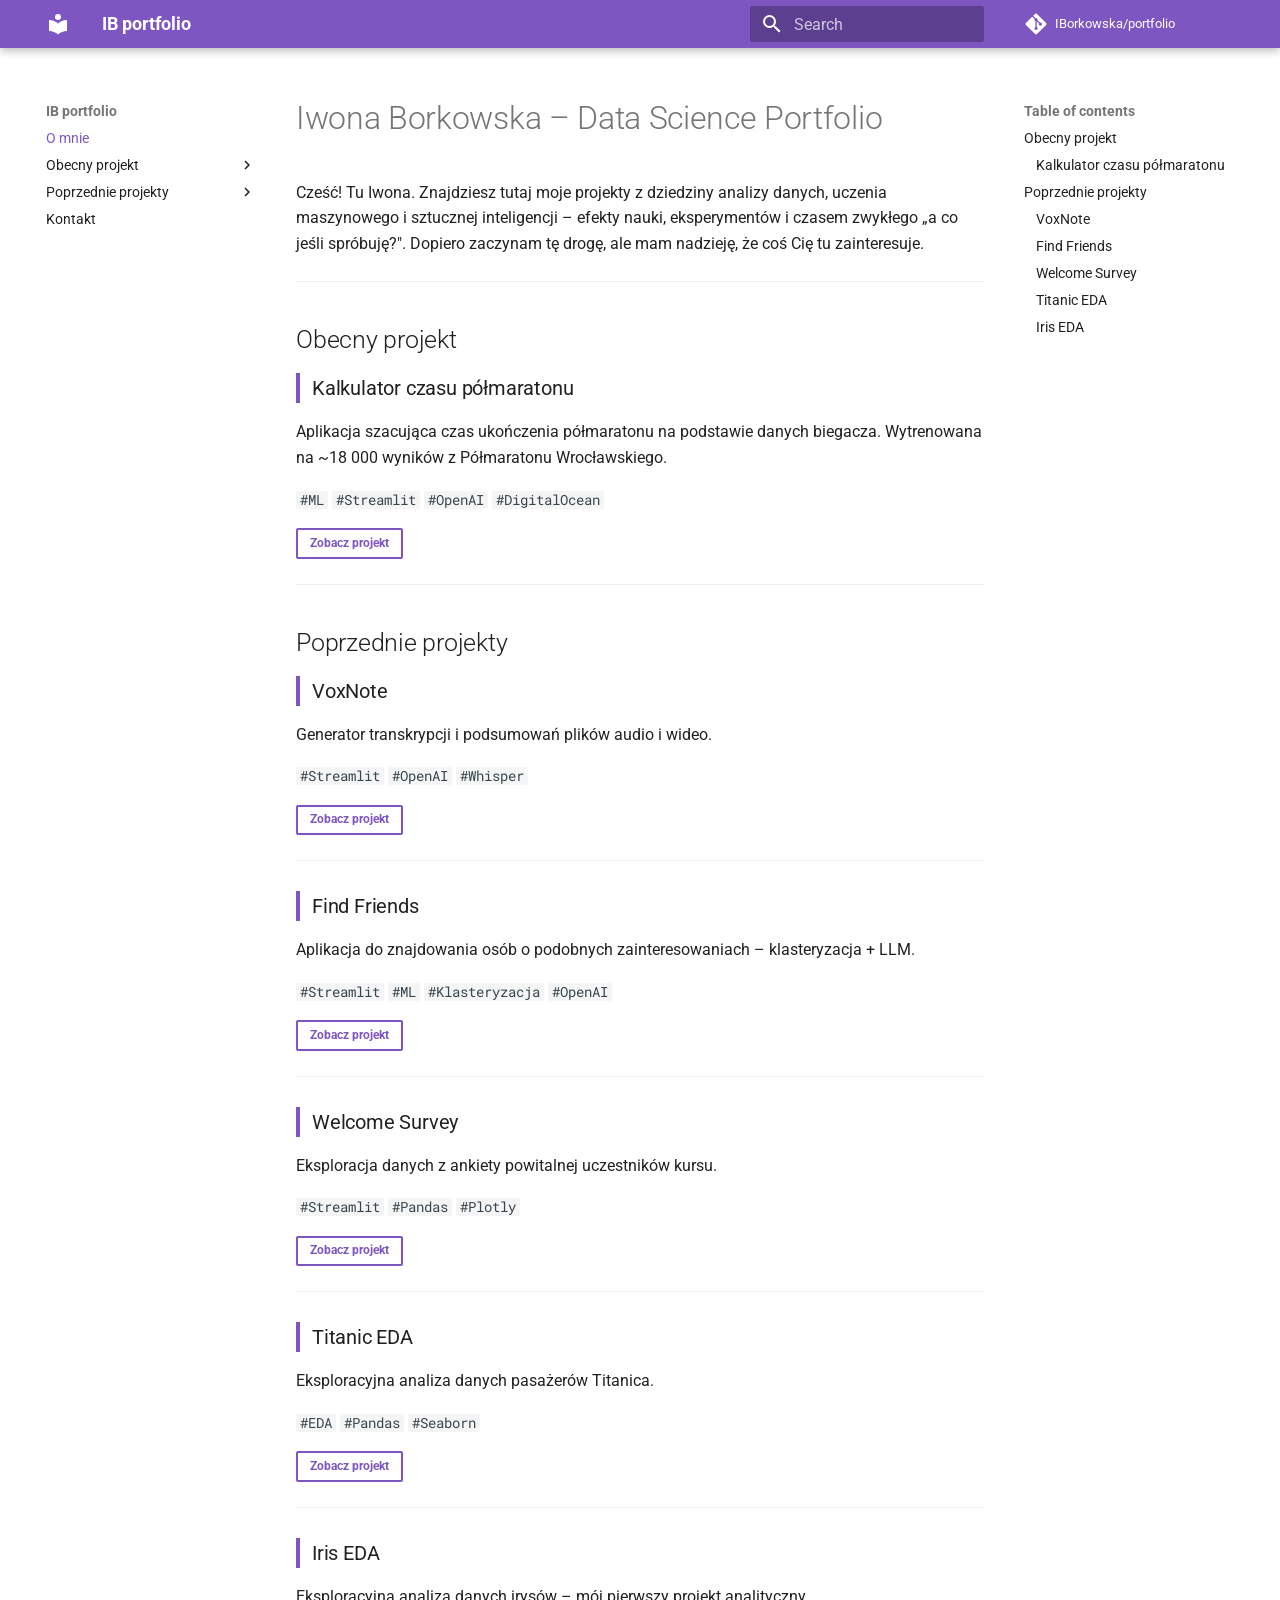
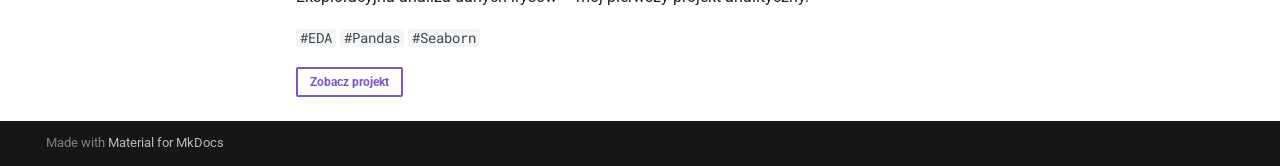
<file: index.html>
<!doctype html>
<html lang="en" class="no-js">
  <head>
    
      <meta charset="utf-8">
      <meta name="viewport" content="width=device-width,initial-scale=1">
      
        <meta name="description" content="Portfolio moich projektów z Data Science i AI!">
      
      
        <meta name="author" content="Iwona Borkowska">
      
      
        <link rel="canonical" href="https://iborkowska.github.io/portfolio/">
      
      
      
        <link rel="next" href="halfmarathon/">
      
      
        
      
      
      <link rel="icon" href="assets/images/favicon.png">
      <meta name="generator" content="mkdocs-1.6.1, mkdocs-material-9.7.6">
    
    
      
        <title>IB portfolio</title>
      
    
    
      <link rel="stylesheet" href="assets/stylesheets/main.484c7ddc.min.css">
      
        
        <link rel="stylesheet" href="assets/stylesheets/palette.ab4e12ef.min.css">
      
      


    
    
      
    
    
      
        
        
        <link rel="preconnect" href="https://fonts.gstatic.com" crossorigin>
        <link rel="stylesheet" href="https://fonts.googleapis.com/css?family=Roboto:300,300i,400,400i,700,700i%7CRoboto+Mono:400,400i,700,700i&display=fallback">
        <style>:root{--md-text-font:"Roboto";--md-code-font:"Roboto Mono"}</style>
      
    
    
      <link rel="stylesheet" href="stylesheets/extra.css">
    
    <script>__md_scope=new URL(".",location),__md_hash=e=>[...e].reduce(((e,_)=>(e<<5)-e+_.charCodeAt(0)),0),__md_get=(e,_=localStorage,t=__md_scope)=>JSON.parse(_.getItem(t.pathname+"."+e)),__md_set=(e,_,t=localStorage,a=__md_scope)=>{try{t.setItem(a.pathname+"."+e,JSON.stringify(_))}catch(e){}}</script>
    
      

    
    
  </head>
  
  
    
    
    
    
    
    <body dir="ltr" data-md-color-scheme="default" data-md-color-primary="deep-purple" data-md-color-accent="indigo">
  
    
    <input class="md-toggle" data-md-toggle="drawer" type="checkbox" id="__drawer" autocomplete="off">
    <input class="md-toggle" data-md-toggle="search" type="checkbox" id="__search" autocomplete="off">
    <label class="md-overlay" for="__drawer"></label>
    <div data-md-component="skip">
      
        
        <a href="#iwona-borkowska-data-science-portfolio" class="md-skip">
          Skip to content
        </a>
      
    </div>
    <div data-md-component="announce">
      
    </div>
    
    
      

  

<header class="md-header md-header--shadow" data-md-component="header">
  <nav class="md-header__inner md-grid" aria-label="Header">
    <a href="." title="IB portfolio" class="md-header__button md-logo" aria-label="IB portfolio" data-md-component="logo">
      
  
  <svg xmlns="http://www.w3.org/2000/svg" viewBox="0 0 24 24"><path d="M12 8a3 3 0 0 0 3-3 3 3 0 0 0-3-3 3 3 0 0 0-3 3 3 3 0 0 0 3 3m0 3.54C9.64 9.35 6.5 8 3 8v11c3.5 0 6.64 1.35 9 3.54 2.36-2.19 5.5-3.54 9-3.54V8c-3.5 0-6.64 1.35-9 3.54"/></svg>

    </a>
    <label class="md-header__button md-icon" for="__drawer">
      
      <svg xmlns="http://www.w3.org/2000/svg" viewBox="0 0 24 24"><path d="M3 6h18v2H3zm0 5h18v2H3zm0 5h18v2H3z"/></svg>
    </label>
    <div class="md-header__title" data-md-component="header-title">
      <div class="md-header__ellipsis">
        <div class="md-header__topic">
          <span class="md-ellipsis">
            IB portfolio
          </span>
        </div>
        <div class="md-header__topic" data-md-component="header-topic">
          <span class="md-ellipsis">
            
              O mnie
            
          </span>
        </div>
      </div>
    </div>
    
      
    
    
    
    
      
      
        <label class="md-header__button md-icon" for="__search">
          
          <svg xmlns="http://www.w3.org/2000/svg" viewBox="0 0 24 24"><path d="M9.5 3A6.5 6.5 0 0 1 16 9.5c0 1.61-.59 3.09-1.56 4.23l.27.27h.79l5 5-1.5 1.5-5-5v-.79l-.27-.27A6.52 6.52 0 0 1 9.5 16 6.5 6.5 0 0 1 3 9.5 6.5 6.5 0 0 1 9.5 3m0 2C7 5 5 7 5 9.5S7 14 9.5 14 14 12 14 9.5 12 5 9.5 5"/></svg>
        </label>
        <div class="md-search" data-md-component="search" role="dialog">
  <label class="md-search__overlay" for="__search"></label>
  <div class="md-search__inner" role="search">
    <form class="md-search__form" name="search">
      <input type="text" class="md-search__input" name="query" aria-label="Search" placeholder="Search" autocapitalize="off" autocorrect="off" autocomplete="off" spellcheck="false" data-md-component="search-query" required>
      <label class="md-search__icon md-icon" for="__search">
        
        <svg xmlns="http://www.w3.org/2000/svg" viewBox="0 0 24 24"><path d="M9.5 3A6.5 6.5 0 0 1 16 9.5c0 1.61-.59 3.09-1.56 4.23l.27.27h.79l5 5-1.5 1.5-5-5v-.79l-.27-.27A6.52 6.52 0 0 1 9.5 16 6.5 6.5 0 0 1 3 9.5 6.5 6.5 0 0 1 9.5 3m0 2C7 5 5 7 5 9.5S7 14 9.5 14 14 12 14 9.5 12 5 9.5 5"/></svg>
        
        <svg xmlns="http://www.w3.org/2000/svg" viewBox="0 0 24 24"><path d="M20 11v2H8l5.5 5.5-1.42 1.42L4.16 12l7.92-7.92L13.5 5.5 8 11z"/></svg>
      </label>
      <nav class="md-search__options" aria-label="Search">
        
        <button type="reset" class="md-search__icon md-icon" title="Clear" aria-label="Clear" tabindex="-1">
          
          <svg xmlns="http://www.w3.org/2000/svg" viewBox="0 0 24 24"><path d="M19 6.41 17.59 5 12 10.59 6.41 5 5 6.41 10.59 12 5 17.59 6.41 19 12 13.41 17.59 19 19 17.59 13.41 12z"/></svg>
        </button>
      </nav>
      
    </form>
    <div class="md-search__output">
      <div class="md-search__scrollwrap" tabindex="0" data-md-scrollfix>
        <div class="md-search-result" data-md-component="search-result">
          <div class="md-search-result__meta">
            Initializing search
          </div>
          <ol class="md-search-result__list" role="presentation"></ol>
        </div>
      </div>
    </div>
  </div>
</div>
      
    
    
      <div class="md-header__source">
        <a href="https://github.com/IBorkowska/portfolio" title="Go to repository" class="md-source" data-md-component="source">
  <div class="md-source__icon md-icon">
    
    <svg xmlns="http://www.w3.org/2000/svg" viewBox="0 0 448 512"><!--! Font Awesome Free 7.1.0 by @fontawesome - https://fontawesome.com License - https://fontawesome.com/license/free (Icons: CC BY 4.0, Fonts: SIL OFL 1.1, Code: MIT License) Copyright 2025 Fonticons, Inc.--><path d="M439.6 236.1 244 40.5c-5.4-5.5-12.8-8.5-20.4-8.5s-15 3-20.4 8.4L162.5 81l51.5 51.5c27.1-9.1 52.7 16.8 43.4 43.7l49.7 49.7c34.2-11.8 61.2 31 35.5 56.7-26.5 26.5-70.2-2.9-56-37.3L240.3 199v121.9c25.3 12.5 22.3 41.8 9.1 55-6.4 6.4-15.2 10.1-24.3 10.1s-17.8-3.6-24.3-10.1c-17.6-17.6-11.1-46.9 11.2-56v-123c-20.8-8.5-24.6-30.7-18.6-45L142.6 101 8.5 235.1C3 240.6 0 247.9 0 255.5s3 15 8.5 20.4l195.6 195.7c5.4 5.4 12.7 8.4 20.4 8.4s15-3 20.4-8.4l194.7-194.7c5.4-5.4 8.4-12.8 8.4-20.4s-3-15-8.4-20.4"/></svg>
  </div>
  <div class="md-source__repository">
    IBorkowska/portfolio
  </div>
</a>
      </div>
    
  </nav>
  
</header>
    
    <div class="md-container" data-md-component="container">
      
      
        
          
        
      
      <main class="md-main" data-md-component="main">
        <div class="md-main__inner md-grid">
          
            
              
              <div class="md-sidebar md-sidebar--primary" data-md-component="sidebar" data-md-type="navigation" >
                <div class="md-sidebar__scrollwrap">
                  <div class="md-sidebar__inner">
                    



<nav class="md-nav md-nav--primary" aria-label="Navigation" data-md-level="0">
  <label class="md-nav__title" for="__drawer">
    <a href="." title="IB portfolio" class="md-nav__button md-logo" aria-label="IB portfolio" data-md-component="logo">
      
  
  <svg xmlns="http://www.w3.org/2000/svg" viewBox="0 0 24 24"><path d="M12 8a3 3 0 0 0 3-3 3 3 0 0 0-3-3 3 3 0 0 0-3 3 3 3 0 0 0 3 3m0 3.54C9.64 9.35 6.5 8 3 8v11c3.5 0 6.64 1.35 9 3.54 2.36-2.19 5.5-3.54 9-3.54V8c-3.5 0-6.64 1.35-9 3.54"/></svg>

    </a>
    IB portfolio
  </label>
  
    <div class="md-nav__source">
      <a href="https://github.com/IBorkowska/portfolio" title="Go to repository" class="md-source" data-md-component="source">
  <div class="md-source__icon md-icon">
    
    <svg xmlns="http://www.w3.org/2000/svg" viewBox="0 0 448 512"><!--! Font Awesome Free 7.1.0 by @fontawesome - https://fontawesome.com License - https://fontawesome.com/license/free (Icons: CC BY 4.0, Fonts: SIL OFL 1.1, Code: MIT License) Copyright 2025 Fonticons, Inc.--><path d="M439.6 236.1 244 40.5c-5.4-5.5-12.8-8.5-20.4-8.5s-15 3-20.4 8.4L162.5 81l51.5 51.5c27.1-9.1 52.7 16.8 43.4 43.7l49.7 49.7c34.2-11.8 61.2 31 35.5 56.7-26.5 26.5-70.2-2.9-56-37.3L240.3 199v121.9c25.3 12.5 22.3 41.8 9.1 55-6.4 6.4-15.2 10.1-24.3 10.1s-17.8-3.6-24.3-10.1c-17.6-17.6-11.1-46.9 11.2-56v-123c-20.8-8.5-24.6-30.7-18.6-45L142.6 101 8.5 235.1C3 240.6 0 247.9 0 255.5s3 15 8.5 20.4l195.6 195.7c5.4 5.4 12.7 8.4 20.4 8.4s15-3 20.4-8.4l194.7-194.7c5.4-5.4 8.4-12.8 8.4-20.4s-3-15-8.4-20.4"/></svg>
  </div>
  <div class="md-source__repository">
    IBorkowska/portfolio
  </div>
</a>
    </div>
  
  <ul class="md-nav__list" data-md-scrollfix>
    
      
      
  
  
    
  
  
  
    <li class="md-nav__item md-nav__item--active">
      
      <input class="md-nav__toggle md-toggle" type="checkbox" id="__toc">
      
      
        
      
      
        <label class="md-nav__link md-nav__link--active" for="__toc">
          
  
  
  <span class="md-ellipsis">
    
  
    O mnie
  

    
  </span>
  
  

          <span class="md-nav__icon md-icon"></span>
        </label>
      
      <a href="." class="md-nav__link md-nav__link--active">
        
  
  
  <span class="md-ellipsis">
    
  
    O mnie
  

    
  </span>
  
  

      </a>
      
        

<nav class="md-nav md-nav--secondary" aria-label="Table of contents">
  
  
  
    
  
  
    <label class="md-nav__title" for="__toc">
      <span class="md-nav__icon md-icon"></span>
      Table of contents
    </label>
    <ul class="md-nav__list" data-md-component="toc" data-md-scrollfix>
      
        <li class="md-nav__item">
  <a href="#obecny-projekt" class="md-nav__link">
    <span class="md-ellipsis">
      
        Obecny projekt
      
    </span>
  </a>
  
    <nav class="md-nav" aria-label="Obecny projekt">
      <ul class="md-nav__list">
        
          <li class="md-nav__item">
  <a href="#kalkulator-czasu-pomaratonu" class="md-nav__link">
    <span class="md-ellipsis">
      
        Kalkulator czasu półmaratonu
      
    </span>
  </a>
  
</li>
        
      </ul>
    </nav>
  
</li>
      
        <li class="md-nav__item">
  <a href="#poprzednie-projekty" class="md-nav__link">
    <span class="md-ellipsis">
      
        Poprzednie projekty
      
    </span>
  </a>
  
    <nav class="md-nav" aria-label="Poprzednie projekty">
      <ul class="md-nav__list">
        
          <li class="md-nav__item">
  <a href="#voxnote" class="md-nav__link">
    <span class="md-ellipsis">
      
        VoxNote
      
    </span>
  </a>
  
</li>
        
          <li class="md-nav__item">
  <a href="#find-friends" class="md-nav__link">
    <span class="md-ellipsis">
      
        Find Friends
      
    </span>
  </a>
  
</li>
        
          <li class="md-nav__item">
  <a href="#welcome-survey" class="md-nav__link">
    <span class="md-ellipsis">
      
        Welcome Survey
      
    </span>
  </a>
  
</li>
        
          <li class="md-nav__item">
  <a href="#titanic-eda" class="md-nav__link">
    <span class="md-ellipsis">
      
        Titanic EDA
      
    </span>
  </a>
  
</li>
        
          <li class="md-nav__item">
  <a href="#iris-eda" class="md-nav__link">
    <span class="md-ellipsis">
      
        Iris EDA
      
    </span>
  </a>
  
</li>
        
      </ul>
    </nav>
  
</li>
      
    </ul>
  
</nav>
      
    </li>
  

    
      
      
  
  
  
  
    
    
    
    
    
    <li class="md-nav__item md-nav__item--nested">
      
        
        
        <input class="md-nav__toggle md-toggle " type="checkbox" id="__nav_2" >
        
          
          <label class="md-nav__link" for="__nav_2" id="__nav_2_label" tabindex="0">
            
  
  
  <span class="md-ellipsis">
    
  
    Obecny projekt
  

    
  </span>
  
  

            <span class="md-nav__icon md-icon"></span>
          </label>
        
        <nav class="md-nav" data-md-level="1" aria-labelledby="__nav_2_label" aria-expanded="false">
          <label class="md-nav__title" for="__nav_2">
            <span class="md-nav__icon md-icon"></span>
            
  
    Obecny projekt
  

          </label>
          <ul class="md-nav__list" data-md-scrollfix>
            
              
                
  
  
  
  
    <li class="md-nav__item">
      <a href="halfmarathon/" class="md-nav__link">
        
  
  
  <span class="md-ellipsis">
    
  
    Halfmarathon
  

    
  </span>
  
  

      </a>
    </li>
  

              
            
          </ul>
        </nav>
      
    </li>
  

    
      
      
  
  
  
  
    
    
    
    
    
    <li class="md-nav__item md-nav__item--nested">
      
        
        
        <input class="md-nav__toggle md-toggle " type="checkbox" id="__nav_3" >
        
          
          <label class="md-nav__link" for="__nav_3" id="__nav_3_label" tabindex="0">
            
  
  
  <span class="md-ellipsis">
    
  
    Poprzednie projekty
  

    
  </span>
  
  

            <span class="md-nav__icon md-icon"></span>
          </label>
        
        <nav class="md-nav" data-md-level="1" aria-labelledby="__nav_3_label" aria-expanded="false">
          <label class="md-nav__title" for="__nav_3">
            <span class="md-nav__icon md-icon"></span>
            
  
    Poprzednie projekty
  

          </label>
          <ul class="md-nav__list" data-md-scrollfix>
            
              
                
  
  
  
  
    <li class="md-nav__item">
      <a href="iris/" class="md-nav__link">
        
  
  
  <span class="md-ellipsis">
    
  
    Iris
  

    
  </span>
  
  

      </a>
    </li>
  

              
            
              
                
  
  
  
  
    <li class="md-nav__item">
      <a href="titanic/" class="md-nav__link">
        
  
  
  <span class="md-ellipsis">
    
  
    Titanic
  

    
  </span>
  
  

      </a>
    </li>
  

              
            
              
                
  
  
  
  
    <li class="md-nav__item">
      <a href="welcome_survey/" class="md-nav__link">
        
  
  
  <span class="md-ellipsis">
    
  
    Welcome survey
  

    
  </span>
  
  

      </a>
    </li>
  

              
            
              
                
  
  
  
  
    <li class="md-nav__item">
      <a href="find_friends/" class="md-nav__link">
        
  
  
  <span class="md-ellipsis">
    
  
    Find Friends
  

    
  </span>
  
  

      </a>
    </li>
  

              
            
              
                
  
  
  
  
    <li class="md-nav__item">
      <a href="vox_note/" class="md-nav__link">
        
  
  
  <span class="md-ellipsis">
    
  
    Vox Note
  

    
  </span>
  
  

      </a>
    </li>
  

              
            
          </ul>
        </nav>
      
    </li>
  

    
      
      
  
  
  
  
    <li class="md-nav__item">
      <a href="contact/" class="md-nav__link">
        
  
  
  <span class="md-ellipsis">
    
  
    Kontakt
  

    
  </span>
  
  

      </a>
    </li>
  

    
  </ul>
</nav>
                  </div>
                </div>
              </div>
            
            
              
              <div class="md-sidebar md-sidebar--secondary" data-md-component="sidebar" data-md-type="toc" >
                <div class="md-sidebar__scrollwrap">
                  <div class="md-sidebar__inner">
                    

<nav class="md-nav md-nav--secondary" aria-label="Table of contents">
  
  
  
    
  
  
    <label class="md-nav__title" for="__toc">
      <span class="md-nav__icon md-icon"></span>
      Table of contents
    </label>
    <ul class="md-nav__list" data-md-component="toc" data-md-scrollfix>
      
        <li class="md-nav__item">
  <a href="#obecny-projekt" class="md-nav__link">
    <span class="md-ellipsis">
      
        Obecny projekt
      
    </span>
  </a>
  
    <nav class="md-nav" aria-label="Obecny projekt">
      <ul class="md-nav__list">
        
          <li class="md-nav__item">
  <a href="#kalkulator-czasu-pomaratonu" class="md-nav__link">
    <span class="md-ellipsis">
      
        Kalkulator czasu półmaratonu
      
    </span>
  </a>
  
</li>
        
      </ul>
    </nav>
  
</li>
      
        <li class="md-nav__item">
  <a href="#poprzednie-projekty" class="md-nav__link">
    <span class="md-ellipsis">
      
        Poprzednie projekty
      
    </span>
  </a>
  
    <nav class="md-nav" aria-label="Poprzednie projekty">
      <ul class="md-nav__list">
        
          <li class="md-nav__item">
  <a href="#voxnote" class="md-nav__link">
    <span class="md-ellipsis">
      
        VoxNote
      
    </span>
  </a>
  
</li>
        
          <li class="md-nav__item">
  <a href="#find-friends" class="md-nav__link">
    <span class="md-ellipsis">
      
        Find Friends
      
    </span>
  </a>
  
</li>
        
          <li class="md-nav__item">
  <a href="#welcome-survey" class="md-nav__link">
    <span class="md-ellipsis">
      
        Welcome Survey
      
    </span>
  </a>
  
</li>
        
          <li class="md-nav__item">
  <a href="#titanic-eda" class="md-nav__link">
    <span class="md-ellipsis">
      
        Titanic EDA
      
    </span>
  </a>
  
</li>
        
          <li class="md-nav__item">
  <a href="#iris-eda" class="md-nav__link">
    <span class="md-ellipsis">
      
        Iris EDA
      
    </span>
  </a>
  
</li>
        
      </ul>
    </nav>
  
</li>
      
    </ul>
  
</nav>
                  </div>
                </div>
              </div>
            
          
          
            <div class="md-content" data-md-component="content">
              
              <article class="md-content__inner md-typeset">
                
                  


  
  


<h1 id="iwona-borkowska-data-science-portfolio">Iwona Borkowska – Data Science Portfolio</h1>
<p>Cześć! Tu Iwona. Znajdziesz tutaj moje projekty z dziedziny analizy danych, uczenia maszynowego i sztucznej inteligencji – efekty nauki, eksperymentów i czasem zwykłego „a co jeśli spróbuję?". Dopiero zaczynam tę drogę, ale mam nadzieję, że coś Cię tu zainteresuje.</p>
<hr />
<h2 id="obecny-projekt">Obecny projekt</h2>
<h3 id="kalkulator-czasu-pomaratonu">Kalkulator czasu półmaratonu</h3>
<p>Aplikacja szacująca czas ukończenia półmaratonu na podstawie danych biegacza. Wytrenowana na ~18 000 wyników z Półmaratonu Wrocławskiego.</p>
<p><code>#ML</code> <code>#Streamlit</code> <code>#OpenAI</code> <code>#DigitalOcean</code></p>
<p><a href="/portfolio/halfmarathon/" class="md-button">Zobacz projekt</a></p>
<hr />
<h2 id="poprzednie-projekty">Poprzednie projekty</h2>
<h3 id="voxnote">VoxNote</h3>
<p>Generator transkrypcji i podsumowań plików audio i wideo.</p>
<p><code>#Streamlit</code> <code>#OpenAI</code> <code>#Whisper</code></p>
<p><a href="/portfolio/vox_note/" class="md-button">Zobacz projekt</a></p>
<hr />
<h3 id="find-friends">Find Friends</h3>
<p>Aplikacja do znajdowania osób o podobnych zainteresowaniach – klasteryzacja + LLM.</p>
<p><code>#Streamlit</code> <code>#ML</code> <code>#Klasteryzacja</code> <code>#OpenAI</code></p>
<p><a href="/portfolio/find_friends/" class="md-button">Zobacz projekt</a></p>
<hr />
<h3 id="welcome-survey">Welcome Survey</h3>
<p>Eksploracja danych z ankiety powitalnej uczestników kursu.</p>
<p><code>#Streamlit</code> <code>#Pandas</code> <code>#Plotly</code></p>
<p><a href="/portfolio/welcome_survey/" class="md-button">Zobacz projekt</a></p>
<hr />
<h3 id="titanic-eda">Titanic EDA</h3>
<p>Eksploracyjna analiza danych pasażerów Titanica.</p>
<p><code>#EDA</code> <code>#Pandas</code> <code>#Seaborn</code></p>
<p><a href="/portfolio/titanic/" class="md-button">Zobacz projekt</a></p>
<hr />
<h3 id="iris-eda">Iris EDA</h3>
<p>Eksploracyjna analiza danych irysów – mój pierwszy projekt analityczny.</p>
<p><code>#EDA</code> <code>#Pandas</code> <code>#Seaborn</code></p>
<p><a href="/portfolio/iris/" class="md-button">Zobacz projekt</a></p>












                
              </article>
            </div>
          
          
<script>var target=document.getElementById(location.hash.slice(1));target&&target.name&&(target.checked=target.name.startsWith("__tabbed_"))</script>
        </div>
        
      </main>
      
        <footer class="md-footer">
  
  <div class="md-footer-meta md-typeset">
    <div class="md-footer-meta__inner md-grid">
      <div class="md-copyright">
  
  
    Made with
    <a href="https://squidfunk.github.io/mkdocs-material/" target="_blank" rel="noopener">
      Material for MkDocs
    </a>
  
</div>
      
    </div>
  </div>
</footer>
      
    </div>
    <div class="md-dialog" data-md-component="dialog">
      <div class="md-dialog__inner md-typeset"></div>
    </div>
    
    
    
      
      
      <script id="__config" type="application/json">{"annotate": null, "base": ".", "features": [], "search": "assets/javascripts/workers/search.2c215733.min.js", "tags": null, "translations": {"clipboard.copied": "Copied to clipboard", "clipboard.copy": "Copy to clipboard", "search.result.more.one": "1 more on this page", "search.result.more.other": "# more on this page", "search.result.none": "No matching documents", "search.result.one": "1 matching document", "search.result.other": "# matching documents", "search.result.placeholder": "Type to start searching", "search.result.term.missing": "Missing", "select.version": "Select version"}, "version": null}</script>
    
    
      <script src="assets/javascripts/bundle.79ae519e.min.js"></script>
      
        <script src="javascripts/extra.js"></script>
      
    
  </body>
</html>
</file>
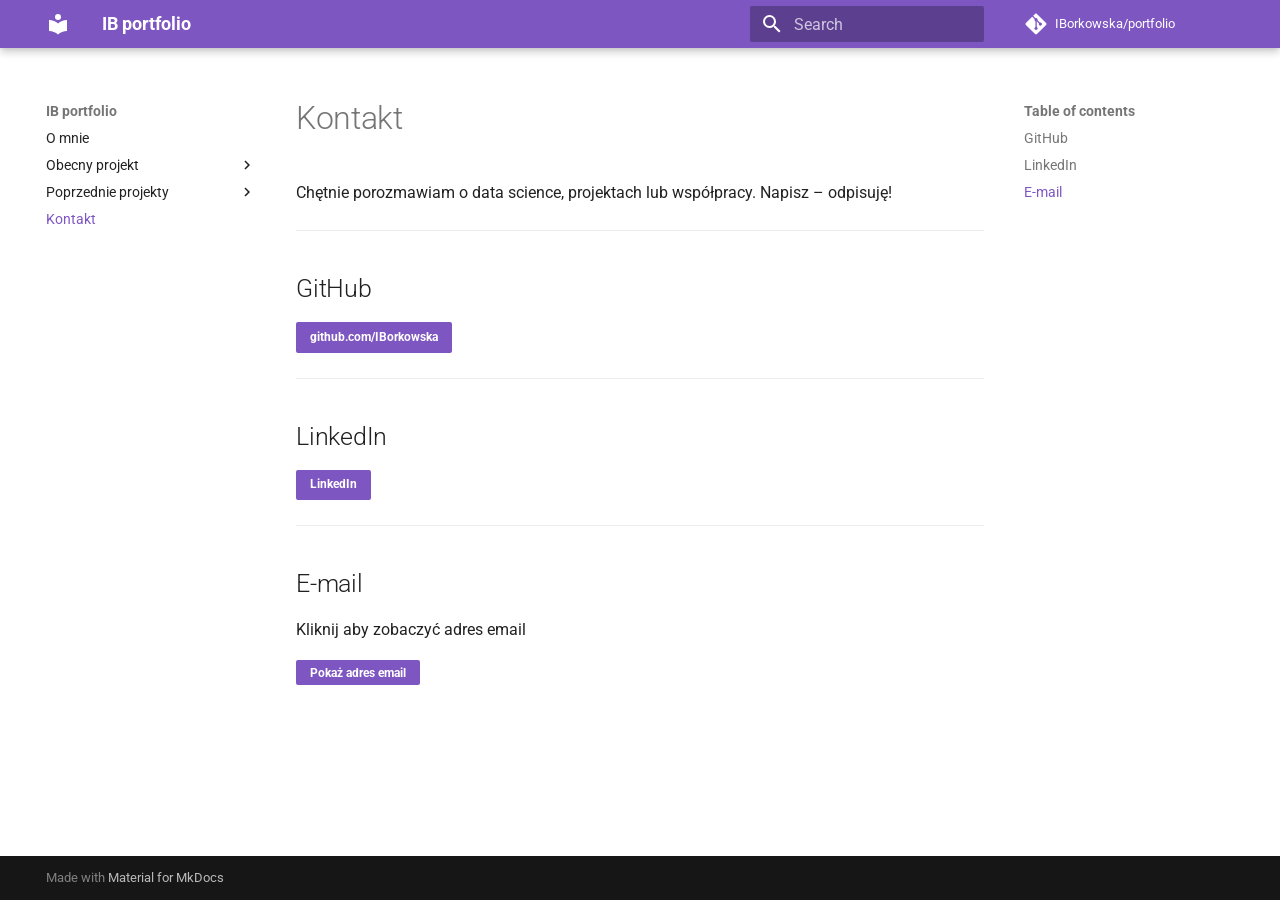
<file: contact/index.html>
<!doctype html>
<html lang="en" class="no-js">
  <head>
    
      <meta charset="utf-8">
      <meta name="viewport" content="width=device-width,initial-scale=1">
      
        <meta name="description" content="Portfolio moich projektów z Data Science i AI!">
      
      
        <meta name="author" content="Iwona Borkowska">
      
      
        <link rel="canonical" href="https://iborkowska.github.io/portfolio/contact/">
      
      
        <link rel="prev" href="../vox_note/">
      
      
      
        
      
      
      <link rel="icon" href="../assets/images/favicon.png">
      <meta name="generator" content="mkdocs-1.6.1, mkdocs-material-9.7.6">
    
    
      
        <title>Kontakt - IB portfolio</title>
      
    
    
      <link rel="stylesheet" href="../assets/stylesheets/main.484c7ddc.min.css">
      
        
        <link rel="stylesheet" href="../assets/stylesheets/palette.ab4e12ef.min.css">
      
      


    
    
      
    
    
      
        
        
        <link rel="preconnect" href="https://fonts.gstatic.com" crossorigin>
        <link rel="stylesheet" href="https://fonts.googleapis.com/css?family=Roboto:300,300i,400,400i,700,700i%7CRoboto+Mono:400,400i,700,700i&display=fallback">
        <style>:root{--md-text-font:"Roboto";--md-code-font:"Roboto Mono"}</style>
      
    
    
      <link rel="stylesheet" href="../stylesheets/extra.css">
    
    <script>__md_scope=new URL("..",location),__md_hash=e=>[...e].reduce(((e,_)=>(e<<5)-e+_.charCodeAt(0)),0),__md_get=(e,_=localStorage,t=__md_scope)=>JSON.parse(_.getItem(t.pathname+"."+e)),__md_set=(e,_,t=localStorage,a=__md_scope)=>{try{t.setItem(a.pathname+"."+e,JSON.stringify(_))}catch(e){}}</script>
    
      

    
    
  </head>
  
  
    
    
    
    
    
    <body dir="ltr" data-md-color-scheme="default" data-md-color-primary="deep-purple" data-md-color-accent="indigo">
  
    
    <input class="md-toggle" data-md-toggle="drawer" type="checkbox" id="__drawer" autocomplete="off">
    <input class="md-toggle" data-md-toggle="search" type="checkbox" id="__search" autocomplete="off">
    <label class="md-overlay" for="__drawer"></label>
    <div data-md-component="skip">
      
        
        <a href="#kontakt" class="md-skip">
          Skip to content
        </a>
      
    </div>
    <div data-md-component="announce">
      
    </div>
    
    
      

  

<header class="md-header md-header--shadow" data-md-component="header">
  <nav class="md-header__inner md-grid" aria-label="Header">
    <a href=".." title="IB portfolio" class="md-header__button md-logo" aria-label="IB portfolio" data-md-component="logo">
      
  
  <svg xmlns="http://www.w3.org/2000/svg" viewBox="0 0 24 24"><path d="M12 8a3 3 0 0 0 3-3 3 3 0 0 0-3-3 3 3 0 0 0-3 3 3 3 0 0 0 3 3m0 3.54C9.64 9.35 6.5 8 3 8v11c3.5 0 6.64 1.35 9 3.54 2.36-2.19 5.5-3.54 9-3.54V8c-3.5 0-6.64 1.35-9 3.54"/></svg>

    </a>
    <label class="md-header__button md-icon" for="__drawer">
      
      <svg xmlns="http://www.w3.org/2000/svg" viewBox="0 0 24 24"><path d="M3 6h18v2H3zm0 5h18v2H3zm0 5h18v2H3z"/></svg>
    </label>
    <div class="md-header__title" data-md-component="header-title">
      <div class="md-header__ellipsis">
        <div class="md-header__topic">
          <span class="md-ellipsis">
            IB portfolio
          </span>
        </div>
        <div class="md-header__topic" data-md-component="header-topic">
          <span class="md-ellipsis">
            
              Kontakt
            
          </span>
        </div>
      </div>
    </div>
    
      
    
    
    
    
      
      
        <label class="md-header__button md-icon" for="__search">
          
          <svg xmlns="http://www.w3.org/2000/svg" viewBox="0 0 24 24"><path d="M9.5 3A6.5 6.5 0 0 1 16 9.5c0 1.61-.59 3.09-1.56 4.23l.27.27h.79l5 5-1.5 1.5-5-5v-.79l-.27-.27A6.52 6.52 0 0 1 9.5 16 6.5 6.5 0 0 1 3 9.5 6.5 6.5 0 0 1 9.5 3m0 2C7 5 5 7 5 9.5S7 14 9.5 14 14 12 14 9.5 12 5 9.5 5"/></svg>
        </label>
        <div class="md-search" data-md-component="search" role="dialog">
  <label class="md-search__overlay" for="__search"></label>
  <div class="md-search__inner" role="search">
    <form class="md-search__form" name="search">
      <input type="text" class="md-search__input" name="query" aria-label="Search" placeholder="Search" autocapitalize="off" autocorrect="off" autocomplete="off" spellcheck="false" data-md-component="search-query" required>
      <label class="md-search__icon md-icon" for="__search">
        
        <svg xmlns="http://www.w3.org/2000/svg" viewBox="0 0 24 24"><path d="M9.5 3A6.5 6.5 0 0 1 16 9.5c0 1.61-.59 3.09-1.56 4.23l.27.27h.79l5 5-1.5 1.5-5-5v-.79l-.27-.27A6.52 6.52 0 0 1 9.5 16 6.5 6.5 0 0 1 3 9.5 6.5 6.5 0 0 1 9.5 3m0 2C7 5 5 7 5 9.5S7 14 9.5 14 14 12 14 9.5 12 5 9.5 5"/></svg>
        
        <svg xmlns="http://www.w3.org/2000/svg" viewBox="0 0 24 24"><path d="M20 11v2H8l5.5 5.5-1.42 1.42L4.16 12l7.92-7.92L13.5 5.5 8 11z"/></svg>
      </label>
      <nav class="md-search__options" aria-label="Search">
        
        <button type="reset" class="md-search__icon md-icon" title="Clear" aria-label="Clear" tabindex="-1">
          
          <svg xmlns="http://www.w3.org/2000/svg" viewBox="0 0 24 24"><path d="M19 6.41 17.59 5 12 10.59 6.41 5 5 6.41 10.59 12 5 17.59 6.41 19 12 13.41 17.59 19 19 17.59 13.41 12z"/></svg>
        </button>
      </nav>
      
    </form>
    <div class="md-search__output">
      <div class="md-search__scrollwrap" tabindex="0" data-md-scrollfix>
        <div class="md-search-result" data-md-component="search-result">
          <div class="md-search-result__meta">
            Initializing search
          </div>
          <ol class="md-search-result__list" role="presentation"></ol>
        </div>
      </div>
    </div>
  </div>
</div>
      
    
    
      <div class="md-header__source">
        <a href="https://github.com/IBorkowska/portfolio" title="Go to repository" class="md-source" data-md-component="source">
  <div class="md-source__icon md-icon">
    
    <svg xmlns="http://www.w3.org/2000/svg" viewBox="0 0 448 512"><!--! Font Awesome Free 7.1.0 by @fontawesome - https://fontawesome.com License - https://fontawesome.com/license/free (Icons: CC BY 4.0, Fonts: SIL OFL 1.1, Code: MIT License) Copyright 2025 Fonticons, Inc.--><path d="M439.6 236.1 244 40.5c-5.4-5.5-12.8-8.5-20.4-8.5s-15 3-20.4 8.4L162.5 81l51.5 51.5c27.1-9.1 52.7 16.8 43.4 43.7l49.7 49.7c34.2-11.8 61.2 31 35.5 56.7-26.5 26.5-70.2-2.9-56-37.3L240.3 199v121.9c25.3 12.5 22.3 41.8 9.1 55-6.4 6.4-15.2 10.1-24.3 10.1s-17.8-3.6-24.3-10.1c-17.6-17.6-11.1-46.9 11.2-56v-123c-20.8-8.5-24.6-30.7-18.6-45L142.6 101 8.5 235.1C3 240.6 0 247.9 0 255.5s3 15 8.5 20.4l195.6 195.7c5.4 5.4 12.7 8.4 20.4 8.4s15-3 20.4-8.4l194.7-194.7c5.4-5.4 8.4-12.8 8.4-20.4s-3-15-8.4-20.4"/></svg>
  </div>
  <div class="md-source__repository">
    IBorkowska/portfolio
  </div>
</a>
      </div>
    
  </nav>
  
</header>
    
    <div class="md-container" data-md-component="container">
      
      
        
          
        
      
      <main class="md-main" data-md-component="main">
        <div class="md-main__inner md-grid">
          
            
              
              <div class="md-sidebar md-sidebar--primary" data-md-component="sidebar" data-md-type="navigation" >
                <div class="md-sidebar__scrollwrap">
                  <div class="md-sidebar__inner">
                    



<nav class="md-nav md-nav--primary" aria-label="Navigation" data-md-level="0">
  <label class="md-nav__title" for="__drawer">
    <a href=".." title="IB portfolio" class="md-nav__button md-logo" aria-label="IB portfolio" data-md-component="logo">
      
  
  <svg xmlns="http://www.w3.org/2000/svg" viewBox="0 0 24 24"><path d="M12 8a3 3 0 0 0 3-3 3 3 0 0 0-3-3 3 3 0 0 0-3 3 3 3 0 0 0 3 3m0 3.54C9.64 9.35 6.5 8 3 8v11c3.5 0 6.64 1.35 9 3.54 2.36-2.19 5.5-3.54 9-3.54V8c-3.5 0-6.64 1.35-9 3.54"/></svg>

    </a>
    IB portfolio
  </label>
  
    <div class="md-nav__source">
      <a href="https://github.com/IBorkowska/portfolio" title="Go to repository" class="md-source" data-md-component="source">
  <div class="md-source__icon md-icon">
    
    <svg xmlns="http://www.w3.org/2000/svg" viewBox="0 0 448 512"><!--! Font Awesome Free 7.1.0 by @fontawesome - https://fontawesome.com License - https://fontawesome.com/license/free (Icons: CC BY 4.0, Fonts: SIL OFL 1.1, Code: MIT License) Copyright 2025 Fonticons, Inc.--><path d="M439.6 236.1 244 40.5c-5.4-5.5-12.8-8.5-20.4-8.5s-15 3-20.4 8.4L162.5 81l51.5 51.5c27.1-9.1 52.7 16.8 43.4 43.7l49.7 49.7c34.2-11.8 61.2 31 35.5 56.7-26.5 26.5-70.2-2.9-56-37.3L240.3 199v121.9c25.3 12.5 22.3 41.8 9.1 55-6.4 6.4-15.2 10.1-24.3 10.1s-17.8-3.6-24.3-10.1c-17.6-17.6-11.1-46.9 11.2-56v-123c-20.8-8.5-24.6-30.7-18.6-45L142.6 101 8.5 235.1C3 240.6 0 247.9 0 255.5s3 15 8.5 20.4l195.6 195.7c5.4 5.4 12.7 8.4 20.4 8.4s15-3 20.4-8.4l194.7-194.7c5.4-5.4 8.4-12.8 8.4-20.4s-3-15-8.4-20.4"/></svg>
  </div>
  <div class="md-source__repository">
    IBorkowska/portfolio
  </div>
</a>
    </div>
  
  <ul class="md-nav__list" data-md-scrollfix>
    
      
      
  
  
  
  
    <li class="md-nav__item">
      <a href=".." class="md-nav__link">
        
  
  
  <span class="md-ellipsis">
    
  
    O mnie
  

    
  </span>
  
  

      </a>
    </li>
  

    
      
      
  
  
  
  
    
    
    
    
    
    <li class="md-nav__item md-nav__item--nested">
      
        
        
        <input class="md-nav__toggle md-toggle " type="checkbox" id="__nav_2" >
        
          
          <label class="md-nav__link" for="__nav_2" id="__nav_2_label" tabindex="0">
            
  
  
  <span class="md-ellipsis">
    
  
    Obecny projekt
  

    
  </span>
  
  

            <span class="md-nav__icon md-icon"></span>
          </label>
        
        <nav class="md-nav" data-md-level="1" aria-labelledby="__nav_2_label" aria-expanded="false">
          <label class="md-nav__title" for="__nav_2">
            <span class="md-nav__icon md-icon"></span>
            
  
    Obecny projekt
  

          </label>
          <ul class="md-nav__list" data-md-scrollfix>
            
              
                
  
  
  
  
    <li class="md-nav__item">
      <a href="../halfmarathon/" class="md-nav__link">
        
  
  
  <span class="md-ellipsis">
    
  
    Halfmarathon
  

    
  </span>
  
  

      </a>
    </li>
  

              
            
          </ul>
        </nav>
      
    </li>
  

    
      
      
  
  
  
  
    
    
    
    
    
    <li class="md-nav__item md-nav__item--nested">
      
        
        
        <input class="md-nav__toggle md-toggle " type="checkbox" id="__nav_3" >
        
          
          <label class="md-nav__link" for="__nav_3" id="__nav_3_label" tabindex="0">
            
  
  
  <span class="md-ellipsis">
    
  
    Poprzednie projekty
  

    
  </span>
  
  

            <span class="md-nav__icon md-icon"></span>
          </label>
        
        <nav class="md-nav" data-md-level="1" aria-labelledby="__nav_3_label" aria-expanded="false">
          <label class="md-nav__title" for="__nav_3">
            <span class="md-nav__icon md-icon"></span>
            
  
    Poprzednie projekty
  

          </label>
          <ul class="md-nav__list" data-md-scrollfix>
            
              
                
  
  
  
  
    <li class="md-nav__item">
      <a href="../iris/" class="md-nav__link">
        
  
  
  <span class="md-ellipsis">
    
  
    Iris
  

    
  </span>
  
  

      </a>
    </li>
  

              
            
              
                
  
  
  
  
    <li class="md-nav__item">
      <a href="../titanic/" class="md-nav__link">
        
  
  
  <span class="md-ellipsis">
    
  
    Titanic
  

    
  </span>
  
  

      </a>
    </li>
  

              
            
              
                
  
  
  
  
    <li class="md-nav__item">
      <a href="../welcome_survey/" class="md-nav__link">
        
  
  
  <span class="md-ellipsis">
    
  
    Welcome survey
  

    
  </span>
  
  

      </a>
    </li>
  

              
            
              
                
  
  
  
  
    <li class="md-nav__item">
      <a href="../find_friends/" class="md-nav__link">
        
  
  
  <span class="md-ellipsis">
    
  
    Find Friends
  

    
  </span>
  
  

      </a>
    </li>
  

              
            
              
                
  
  
  
  
    <li class="md-nav__item">
      <a href="../vox_note/" class="md-nav__link">
        
  
  
  <span class="md-ellipsis">
    
  
    Vox Note
  

    
  </span>
  
  

      </a>
    </li>
  

              
            
          </ul>
        </nav>
      
    </li>
  

    
      
      
  
  
    
  
  
  
    <li class="md-nav__item md-nav__item--active">
      
      <input class="md-nav__toggle md-toggle" type="checkbox" id="__toc">
      
      
        
      
      
        <label class="md-nav__link md-nav__link--active" for="__toc">
          
  
  
  <span class="md-ellipsis">
    
  
    Kontakt
  

    
  </span>
  
  

          <span class="md-nav__icon md-icon"></span>
        </label>
      
      <a href="./" class="md-nav__link md-nav__link--active">
        
  
  
  <span class="md-ellipsis">
    
  
    Kontakt
  

    
  </span>
  
  

      </a>
      
        

<nav class="md-nav md-nav--secondary" aria-label="Table of contents">
  
  
  
    
  
  
    <label class="md-nav__title" for="__toc">
      <span class="md-nav__icon md-icon"></span>
      Table of contents
    </label>
    <ul class="md-nav__list" data-md-component="toc" data-md-scrollfix>
      
        <li class="md-nav__item">
  <a href="#github" class="md-nav__link">
    <span class="md-ellipsis">
      
        GitHub
      
    </span>
  </a>
  
</li>
      
        <li class="md-nav__item">
  <a href="#linkedin" class="md-nav__link">
    <span class="md-ellipsis">
      
        LinkedIn
      
    </span>
  </a>
  
</li>
      
        <li class="md-nav__item">
  <a href="#e-mail" class="md-nav__link">
    <span class="md-ellipsis">
      
        E-mail
      
    </span>
  </a>
  
</li>
      
    </ul>
  
</nav>
      
    </li>
  

    
  </ul>
</nav>
                  </div>
                </div>
              </div>
            
            
              
              <div class="md-sidebar md-sidebar--secondary" data-md-component="sidebar" data-md-type="toc" >
                <div class="md-sidebar__scrollwrap">
                  <div class="md-sidebar__inner">
                    

<nav class="md-nav md-nav--secondary" aria-label="Table of contents">
  
  
  
    
  
  
    <label class="md-nav__title" for="__toc">
      <span class="md-nav__icon md-icon"></span>
      Table of contents
    </label>
    <ul class="md-nav__list" data-md-component="toc" data-md-scrollfix>
      
        <li class="md-nav__item">
  <a href="#github" class="md-nav__link">
    <span class="md-ellipsis">
      
        GitHub
      
    </span>
  </a>
  
</li>
      
        <li class="md-nav__item">
  <a href="#linkedin" class="md-nav__link">
    <span class="md-ellipsis">
      
        LinkedIn
      
    </span>
  </a>
  
</li>
      
        <li class="md-nav__item">
  <a href="#e-mail" class="md-nav__link">
    <span class="md-ellipsis">
      
        E-mail
      
    </span>
  </a>
  
</li>
      
    </ul>
  
</nav>
                  </div>
                </div>
              </div>
            
          
          
            <div class="md-content" data-md-component="content">
              
              <article class="md-content__inner md-typeset">
                
                  


  
  


<h1 id="kontakt">Kontakt</h1>
<p>Chętnie porozmawiam o data science, projektach lub współpracy. Napisz – odpisuję!</p>
<hr />
<h2 id="github">GitHub</h2>
<p><a href="https://github.com/IBorkowska" class="md-button md-button--primary" target="_blank">github.com/IBorkowska</a></p>
<hr />
<h2 id="linkedin">LinkedIn</h2>
<p><a href="https://www.linkedin.com/in/iwona-borkowska/" class="md-button md-button--primary" target="_blank">LinkedIn</a></p>
<hr />
<h2 id="e-mail">E-mail</h2>
<p><span id="email-placeholder">Kliknij aby zobaczyć adres email</span></p>
<p><button onclick="showEmail()" class="md-button md-button--primary">Pokaż adres email</button></p>
<script>
function showEmail() {
    var user = 'iborkowska';
    var domain = 'tlen.pl';
    var email = user + '@' + domain;
    document.getElementById('email-placeholder').innerHTML = 
        '<a href="mailto:' + email + '">' + email + '</a>';
}
</script>












                
              </article>
            </div>
          
          
<script>var target=document.getElementById(location.hash.slice(1));target&&target.name&&(target.checked=target.name.startsWith("__tabbed_"))</script>
        </div>
        
      </main>
      
        <footer class="md-footer">
  
  <div class="md-footer-meta md-typeset">
    <div class="md-footer-meta__inner md-grid">
      <div class="md-copyright">
  
  
    Made with
    <a href="https://squidfunk.github.io/mkdocs-material/" target="_blank" rel="noopener">
      Material for MkDocs
    </a>
  
</div>
      
    </div>
  </div>
</footer>
      
    </div>
    <div class="md-dialog" data-md-component="dialog">
      <div class="md-dialog__inner md-typeset"></div>
    </div>
    
    
    
      
      
      <script id="__config" type="application/json">{"annotate": null, "base": "..", "features": [], "search": "../assets/javascripts/workers/search.2c215733.min.js", "tags": null, "translations": {"clipboard.copied": "Copied to clipboard", "clipboard.copy": "Copy to clipboard", "search.result.more.one": "1 more on this page", "search.result.more.other": "# more on this page", "search.result.none": "No matching documents", "search.result.one": "1 matching document", "search.result.other": "# matching documents", "search.result.placeholder": "Type to start searching", "search.result.term.missing": "Missing", "select.version": "Select version"}, "version": null}</script>
    
    
      <script src="../assets/javascripts/bundle.79ae519e.min.js"></script>
      
        <script src="../javascripts/extra.js"></script>
      
    
  </body>
</html>
</file>
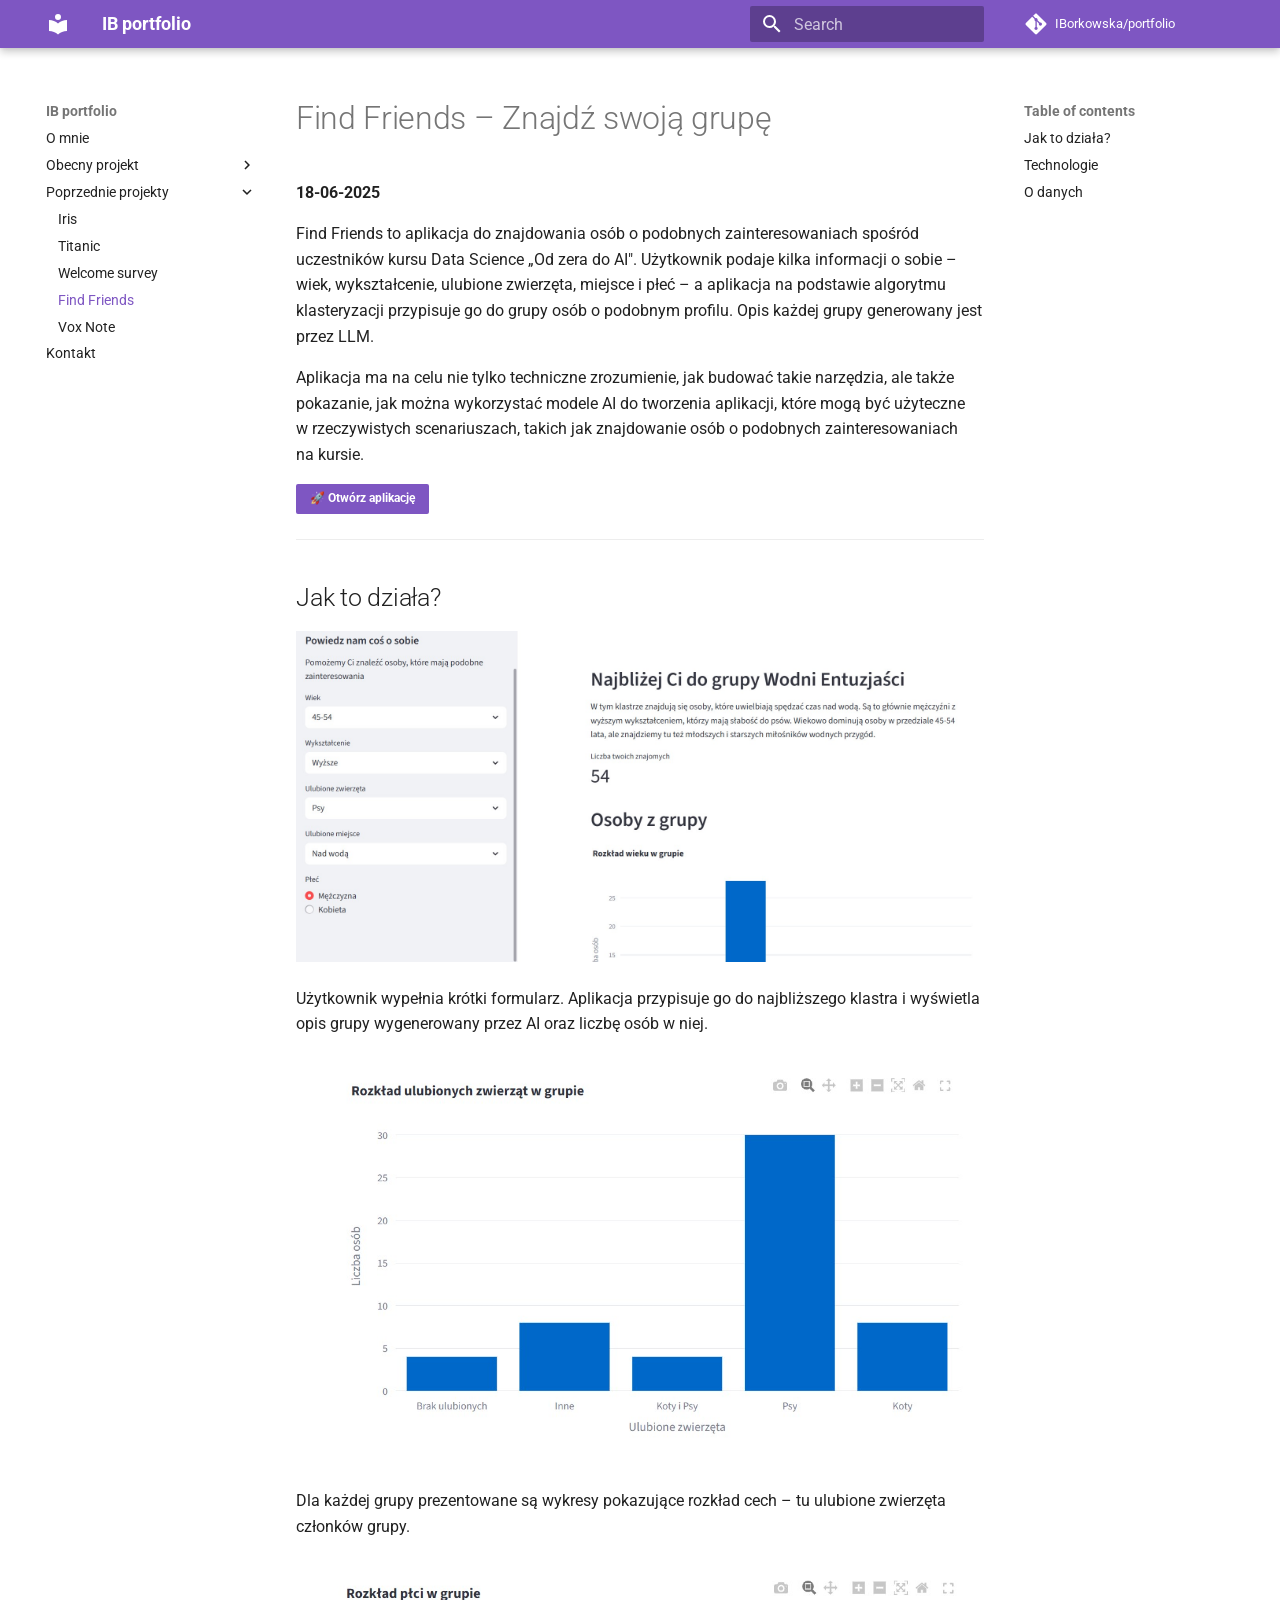
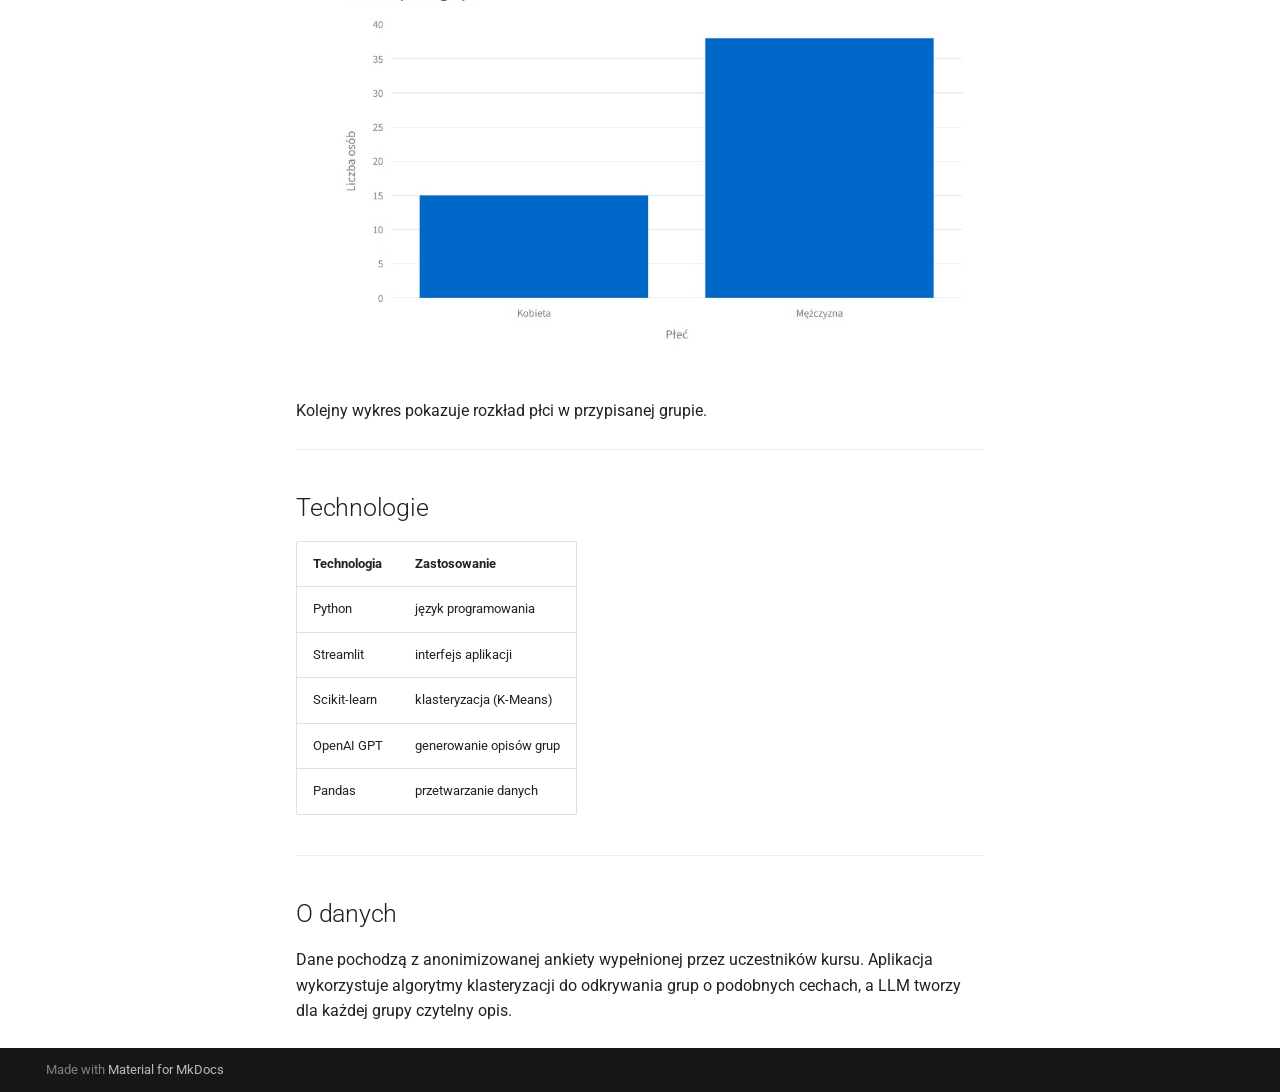
<file: find_friends/index.html>
<!doctype html>
<html lang="en" class="no-js">
  <head>
    
      <meta charset="utf-8">
      <meta name="viewport" content="width=device-width,initial-scale=1">
      
        <meta name="description" content="Portfolio moich projektów z Data Science i AI!">
      
      
        <meta name="author" content="Iwona Borkowska">
      
      
        <link rel="canonical" href="https://iborkowska.github.io/portfolio/find_friends/">
      
      
        <link rel="prev" href="../welcome_survey/">
      
      
        <link rel="next" href="../vox_note/">
      
      
        
      
      
      <link rel="icon" href="../assets/images/favicon.png">
      <meta name="generator" content="mkdocs-1.6.1, mkdocs-material-9.7.6">
    
    
      
        <title>Find Friends - IB portfolio</title>
      
    
    
      <link rel="stylesheet" href="../assets/stylesheets/main.484c7ddc.min.css">
      
        
        <link rel="stylesheet" href="../assets/stylesheets/palette.ab4e12ef.min.css">
      
      


    
    
      
    
    
      
        
        
        <link rel="preconnect" href="https://fonts.gstatic.com" crossorigin>
        <link rel="stylesheet" href="https://fonts.googleapis.com/css?family=Roboto:300,300i,400,400i,700,700i%7CRoboto+Mono:400,400i,700,700i&display=fallback">
        <style>:root{--md-text-font:"Roboto";--md-code-font:"Roboto Mono"}</style>
      
    
    
      <link rel="stylesheet" href="../stylesheets/extra.css">
    
    <script>__md_scope=new URL("..",location),__md_hash=e=>[...e].reduce(((e,_)=>(e<<5)-e+_.charCodeAt(0)),0),__md_get=(e,_=localStorage,t=__md_scope)=>JSON.parse(_.getItem(t.pathname+"."+e)),__md_set=(e,_,t=localStorage,a=__md_scope)=>{try{t.setItem(a.pathname+"."+e,JSON.stringify(_))}catch(e){}}</script>
    
      

    
    
  </head>
  
  
    
    
    
    
    
    <body dir="ltr" data-md-color-scheme="default" data-md-color-primary="deep-purple" data-md-color-accent="indigo">
  
    
    <input class="md-toggle" data-md-toggle="drawer" type="checkbox" id="__drawer" autocomplete="off">
    <input class="md-toggle" data-md-toggle="search" type="checkbox" id="__search" autocomplete="off">
    <label class="md-overlay" for="__drawer"></label>
    <div data-md-component="skip">
      
        
        <a href="#find-friends-znajdz-swoja-grupe" class="md-skip">
          Skip to content
        </a>
      
    </div>
    <div data-md-component="announce">
      
    </div>
    
    
      

  

<header class="md-header md-header--shadow" data-md-component="header">
  <nav class="md-header__inner md-grid" aria-label="Header">
    <a href=".." title="IB portfolio" class="md-header__button md-logo" aria-label="IB portfolio" data-md-component="logo">
      
  
  <svg xmlns="http://www.w3.org/2000/svg" viewBox="0 0 24 24"><path d="M12 8a3 3 0 0 0 3-3 3 3 0 0 0-3-3 3 3 0 0 0-3 3 3 3 0 0 0 3 3m0 3.54C9.64 9.35 6.5 8 3 8v11c3.5 0 6.64 1.35 9 3.54 2.36-2.19 5.5-3.54 9-3.54V8c-3.5 0-6.64 1.35-9 3.54"/></svg>

    </a>
    <label class="md-header__button md-icon" for="__drawer">
      
      <svg xmlns="http://www.w3.org/2000/svg" viewBox="0 0 24 24"><path d="M3 6h18v2H3zm0 5h18v2H3zm0 5h18v2H3z"/></svg>
    </label>
    <div class="md-header__title" data-md-component="header-title">
      <div class="md-header__ellipsis">
        <div class="md-header__topic">
          <span class="md-ellipsis">
            IB portfolio
          </span>
        </div>
        <div class="md-header__topic" data-md-component="header-topic">
          <span class="md-ellipsis">
            
              Find Friends
            
          </span>
        </div>
      </div>
    </div>
    
      
    
    
    
    
      
      
        <label class="md-header__button md-icon" for="__search">
          
          <svg xmlns="http://www.w3.org/2000/svg" viewBox="0 0 24 24"><path d="M9.5 3A6.5 6.5 0 0 1 16 9.5c0 1.61-.59 3.09-1.56 4.23l.27.27h.79l5 5-1.5 1.5-5-5v-.79l-.27-.27A6.52 6.52 0 0 1 9.5 16 6.5 6.5 0 0 1 3 9.5 6.5 6.5 0 0 1 9.5 3m0 2C7 5 5 7 5 9.5S7 14 9.5 14 14 12 14 9.5 12 5 9.5 5"/></svg>
        </label>
        <div class="md-search" data-md-component="search" role="dialog">
  <label class="md-search__overlay" for="__search"></label>
  <div class="md-search__inner" role="search">
    <form class="md-search__form" name="search">
      <input type="text" class="md-search__input" name="query" aria-label="Search" placeholder="Search" autocapitalize="off" autocorrect="off" autocomplete="off" spellcheck="false" data-md-component="search-query" required>
      <label class="md-search__icon md-icon" for="__search">
        
        <svg xmlns="http://www.w3.org/2000/svg" viewBox="0 0 24 24"><path d="M9.5 3A6.5 6.5 0 0 1 16 9.5c0 1.61-.59 3.09-1.56 4.23l.27.27h.79l5 5-1.5 1.5-5-5v-.79l-.27-.27A6.52 6.52 0 0 1 9.5 16 6.5 6.5 0 0 1 3 9.5 6.5 6.5 0 0 1 9.5 3m0 2C7 5 5 7 5 9.5S7 14 9.5 14 14 12 14 9.5 12 5 9.5 5"/></svg>
        
        <svg xmlns="http://www.w3.org/2000/svg" viewBox="0 0 24 24"><path d="M20 11v2H8l5.5 5.5-1.42 1.42L4.16 12l7.92-7.92L13.5 5.5 8 11z"/></svg>
      </label>
      <nav class="md-search__options" aria-label="Search">
        
        <button type="reset" class="md-search__icon md-icon" title="Clear" aria-label="Clear" tabindex="-1">
          
          <svg xmlns="http://www.w3.org/2000/svg" viewBox="0 0 24 24"><path d="M19 6.41 17.59 5 12 10.59 6.41 5 5 6.41 10.59 12 5 17.59 6.41 19 12 13.41 17.59 19 19 17.59 13.41 12z"/></svg>
        </button>
      </nav>
      
    </form>
    <div class="md-search__output">
      <div class="md-search__scrollwrap" tabindex="0" data-md-scrollfix>
        <div class="md-search-result" data-md-component="search-result">
          <div class="md-search-result__meta">
            Initializing search
          </div>
          <ol class="md-search-result__list" role="presentation"></ol>
        </div>
      </div>
    </div>
  </div>
</div>
      
    
    
      <div class="md-header__source">
        <a href="https://github.com/IBorkowska/portfolio" title="Go to repository" class="md-source" data-md-component="source">
  <div class="md-source__icon md-icon">
    
    <svg xmlns="http://www.w3.org/2000/svg" viewBox="0 0 448 512"><!--! Font Awesome Free 7.1.0 by @fontawesome - https://fontawesome.com License - https://fontawesome.com/license/free (Icons: CC BY 4.0, Fonts: SIL OFL 1.1, Code: MIT License) Copyright 2025 Fonticons, Inc.--><path d="M439.6 236.1 244 40.5c-5.4-5.5-12.8-8.5-20.4-8.5s-15 3-20.4 8.4L162.5 81l51.5 51.5c27.1-9.1 52.7 16.8 43.4 43.7l49.7 49.7c34.2-11.8 61.2 31 35.5 56.7-26.5 26.5-70.2-2.9-56-37.3L240.3 199v121.9c25.3 12.5 22.3 41.8 9.1 55-6.4 6.4-15.2 10.1-24.3 10.1s-17.8-3.6-24.3-10.1c-17.6-17.6-11.1-46.9 11.2-56v-123c-20.8-8.5-24.6-30.7-18.6-45L142.6 101 8.5 235.1C3 240.6 0 247.9 0 255.5s3 15 8.5 20.4l195.6 195.7c5.4 5.4 12.7 8.4 20.4 8.4s15-3 20.4-8.4l194.7-194.7c5.4-5.4 8.4-12.8 8.4-20.4s-3-15-8.4-20.4"/></svg>
  </div>
  <div class="md-source__repository">
    IBorkowska/portfolio
  </div>
</a>
      </div>
    
  </nav>
  
</header>
    
    <div class="md-container" data-md-component="container">
      
      
        
          
        
      
      <main class="md-main" data-md-component="main">
        <div class="md-main__inner md-grid">
          
            
              
              <div class="md-sidebar md-sidebar--primary" data-md-component="sidebar" data-md-type="navigation" >
                <div class="md-sidebar__scrollwrap">
                  <div class="md-sidebar__inner">
                    



<nav class="md-nav md-nav--primary" aria-label="Navigation" data-md-level="0">
  <label class="md-nav__title" for="__drawer">
    <a href=".." title="IB portfolio" class="md-nav__button md-logo" aria-label="IB portfolio" data-md-component="logo">
      
  
  <svg xmlns="http://www.w3.org/2000/svg" viewBox="0 0 24 24"><path d="M12 8a3 3 0 0 0 3-3 3 3 0 0 0-3-3 3 3 0 0 0-3 3 3 3 0 0 0 3 3m0 3.54C9.64 9.35 6.5 8 3 8v11c3.5 0 6.64 1.35 9 3.54 2.36-2.19 5.5-3.54 9-3.54V8c-3.5 0-6.64 1.35-9 3.54"/></svg>

    </a>
    IB portfolio
  </label>
  
    <div class="md-nav__source">
      <a href="https://github.com/IBorkowska/portfolio" title="Go to repository" class="md-source" data-md-component="source">
  <div class="md-source__icon md-icon">
    
    <svg xmlns="http://www.w3.org/2000/svg" viewBox="0 0 448 512"><!--! Font Awesome Free 7.1.0 by @fontawesome - https://fontawesome.com License - https://fontawesome.com/license/free (Icons: CC BY 4.0, Fonts: SIL OFL 1.1, Code: MIT License) Copyright 2025 Fonticons, Inc.--><path d="M439.6 236.1 244 40.5c-5.4-5.5-12.8-8.5-20.4-8.5s-15 3-20.4 8.4L162.5 81l51.5 51.5c27.1-9.1 52.7 16.8 43.4 43.7l49.7 49.7c34.2-11.8 61.2 31 35.5 56.7-26.5 26.5-70.2-2.9-56-37.3L240.3 199v121.9c25.3 12.5 22.3 41.8 9.1 55-6.4 6.4-15.2 10.1-24.3 10.1s-17.8-3.6-24.3-10.1c-17.6-17.6-11.1-46.9 11.2-56v-123c-20.8-8.5-24.6-30.7-18.6-45L142.6 101 8.5 235.1C3 240.6 0 247.9 0 255.5s3 15 8.5 20.4l195.6 195.7c5.4 5.4 12.7 8.4 20.4 8.4s15-3 20.4-8.4l194.7-194.7c5.4-5.4 8.4-12.8 8.4-20.4s-3-15-8.4-20.4"/></svg>
  </div>
  <div class="md-source__repository">
    IBorkowska/portfolio
  </div>
</a>
    </div>
  
  <ul class="md-nav__list" data-md-scrollfix>
    
      
      
  
  
  
  
    <li class="md-nav__item">
      <a href=".." class="md-nav__link">
        
  
  
  <span class="md-ellipsis">
    
  
    O mnie
  

    
  </span>
  
  

      </a>
    </li>
  

    
      
      
  
  
  
  
    
    
    
    
    
    <li class="md-nav__item md-nav__item--nested">
      
        
        
        <input class="md-nav__toggle md-toggle " type="checkbox" id="__nav_2" >
        
          
          <label class="md-nav__link" for="__nav_2" id="__nav_2_label" tabindex="0">
            
  
  
  <span class="md-ellipsis">
    
  
    Obecny projekt
  

    
  </span>
  
  

            <span class="md-nav__icon md-icon"></span>
          </label>
        
        <nav class="md-nav" data-md-level="1" aria-labelledby="__nav_2_label" aria-expanded="false">
          <label class="md-nav__title" for="__nav_2">
            <span class="md-nav__icon md-icon"></span>
            
  
    Obecny projekt
  

          </label>
          <ul class="md-nav__list" data-md-scrollfix>
            
              
                
  
  
  
  
    <li class="md-nav__item">
      <a href="../halfmarathon/" class="md-nav__link">
        
  
  
  <span class="md-ellipsis">
    
  
    Halfmarathon
  

    
  </span>
  
  

      </a>
    </li>
  

              
            
          </ul>
        </nav>
      
    </li>
  

    
      
      
  
  
    
  
  
  
    
    
    
    
    
    <li class="md-nav__item md-nav__item--active md-nav__item--nested">
      
        
        
        <input class="md-nav__toggle md-toggle " type="checkbox" id="__nav_3" checked>
        
          
          <label class="md-nav__link" for="__nav_3" id="__nav_3_label" tabindex="0">
            
  
  
  <span class="md-ellipsis">
    
  
    Poprzednie projekty
  

    
  </span>
  
  

            <span class="md-nav__icon md-icon"></span>
          </label>
        
        <nav class="md-nav" data-md-level="1" aria-labelledby="__nav_3_label" aria-expanded="true">
          <label class="md-nav__title" for="__nav_3">
            <span class="md-nav__icon md-icon"></span>
            
  
    Poprzednie projekty
  

          </label>
          <ul class="md-nav__list" data-md-scrollfix>
            
              
                
  
  
  
  
    <li class="md-nav__item">
      <a href="../iris/" class="md-nav__link">
        
  
  
  <span class="md-ellipsis">
    
  
    Iris
  

    
  </span>
  
  

      </a>
    </li>
  

              
            
              
                
  
  
  
  
    <li class="md-nav__item">
      <a href="../titanic/" class="md-nav__link">
        
  
  
  <span class="md-ellipsis">
    
  
    Titanic
  

    
  </span>
  
  

      </a>
    </li>
  

              
            
              
                
  
  
  
  
    <li class="md-nav__item">
      <a href="../welcome_survey/" class="md-nav__link">
        
  
  
  <span class="md-ellipsis">
    
  
    Welcome survey
  

    
  </span>
  
  

      </a>
    </li>
  

              
            
              
                
  
  
    
  
  
  
    <li class="md-nav__item md-nav__item--active">
      
      <input class="md-nav__toggle md-toggle" type="checkbox" id="__toc">
      
      
        
      
      
        <label class="md-nav__link md-nav__link--active" for="__toc">
          
  
  
  <span class="md-ellipsis">
    
  
    Find Friends
  

    
  </span>
  
  

          <span class="md-nav__icon md-icon"></span>
        </label>
      
      <a href="./" class="md-nav__link md-nav__link--active">
        
  
  
  <span class="md-ellipsis">
    
  
    Find Friends
  

    
  </span>
  
  

      </a>
      
        

<nav class="md-nav md-nav--secondary" aria-label="Table of contents">
  
  
  
    
  
  
    <label class="md-nav__title" for="__toc">
      <span class="md-nav__icon md-icon"></span>
      Table of contents
    </label>
    <ul class="md-nav__list" data-md-component="toc" data-md-scrollfix>
      
        <li class="md-nav__item">
  <a href="#jak-to-dziaa" class="md-nav__link">
    <span class="md-ellipsis">
      
        Jak to działa?
      
    </span>
  </a>
  
</li>
      
        <li class="md-nav__item">
  <a href="#technologie" class="md-nav__link">
    <span class="md-ellipsis">
      
        Technologie
      
    </span>
  </a>
  
</li>
      
        <li class="md-nav__item">
  <a href="#o-danych" class="md-nav__link">
    <span class="md-ellipsis">
      
        O danych
      
    </span>
  </a>
  
</li>
      
    </ul>
  
</nav>
      
    </li>
  

              
            
              
                
  
  
  
  
    <li class="md-nav__item">
      <a href="../vox_note/" class="md-nav__link">
        
  
  
  <span class="md-ellipsis">
    
  
    Vox Note
  

    
  </span>
  
  

      </a>
    </li>
  

              
            
          </ul>
        </nav>
      
    </li>
  

    
      
      
  
  
  
  
    <li class="md-nav__item">
      <a href="../contact/" class="md-nav__link">
        
  
  
  <span class="md-ellipsis">
    
  
    Kontakt
  

    
  </span>
  
  

      </a>
    </li>
  

    
  </ul>
</nav>
                  </div>
                </div>
              </div>
            
            
              
              <div class="md-sidebar md-sidebar--secondary" data-md-component="sidebar" data-md-type="toc" >
                <div class="md-sidebar__scrollwrap">
                  <div class="md-sidebar__inner">
                    

<nav class="md-nav md-nav--secondary" aria-label="Table of contents">
  
  
  
    
  
  
    <label class="md-nav__title" for="__toc">
      <span class="md-nav__icon md-icon"></span>
      Table of contents
    </label>
    <ul class="md-nav__list" data-md-component="toc" data-md-scrollfix>
      
        <li class="md-nav__item">
  <a href="#jak-to-dziaa" class="md-nav__link">
    <span class="md-ellipsis">
      
        Jak to działa?
      
    </span>
  </a>
  
</li>
      
        <li class="md-nav__item">
  <a href="#technologie" class="md-nav__link">
    <span class="md-ellipsis">
      
        Technologie
      
    </span>
  </a>
  
</li>
      
        <li class="md-nav__item">
  <a href="#o-danych" class="md-nav__link">
    <span class="md-ellipsis">
      
        O danych
      
    </span>
  </a>
  
</li>
      
    </ul>
  
</nav>
                  </div>
                </div>
              </div>
            
          
          
            <div class="md-content" data-md-component="content">
              
              <article class="md-content__inner md-typeset">
                
                  


  
  


<h1 id="find-friends-znajdz-swoja-grupe">Find Friends – Znajdź swoją grupę</h1>
<p><strong>18-06-2025</strong></p>
<p>Find Friends to aplikacja do znajdowania osób o podobnych zainteresowaniach spośród uczestników kursu Data Science „Od zera do AI". Użytkownik podaje kilka informacji o sobie – wiek, wykształcenie, ulubione zwierzęta, miejsce i płeć – a aplikacja na podstawie algorytmu klasteryzacji przypisuje go do grupy osób o podobnym profilu. Opis każdej grupy generowany jest przez LLM.</p>
<p>Aplikacja ma na celu nie tylko techniczne zrozumienie, jak budować takie narzędzia, ale także pokazanie, jak można wykorzystać modele AI do tworzenia aplikacji, które mogą być użyteczne w rzeczywistych scenariuszach, takich jak znajdowanie osób o podobnych zainteresowaniach na kursie.</p>
<p><a href="https://find-friends-v4-iborkowska.streamlit.app/" class="md-button md-button--primary" target="_blank">🚀 Otwórz aplikację</a></p>
<hr />
<h2 id="jak-to-dziaa">Jak to działa?</h2>
<p><img alt="Formularz i wynik" src="images/ff_screen_1.jpg" /></p>
<p>Użytkownik wypełnia krótki formularz. Aplikacja przypisuje go do najbliższego klastra i wyświetla opis grupy wygenerowany przez AI oraz liczbę osób w niej.</p>
<p><img alt="Rozkład zwierząt w grupie" src="images/ff_screen_2.jpg" /></p>
<p>Dla każdej grupy prezentowane są wykresy pokazujące rozkład cech – tu ulubione zwierzęta członków grupy.</p>
<p><img alt="Rozkład płci w grupie" src="images/ff_screen_3.jpg" /></p>
<p>Kolejny wykres pokazuje rozkład płci w przypisanej grupie.</p>
<hr />
<h2 id="technologie">Technologie</h2>
<table>
<thead>
<tr>
<th>Technologia</th>
<th>Zastosowanie</th>
</tr>
</thead>
<tbody>
<tr>
<td>Python</td>
<td>język programowania</td>
</tr>
<tr>
<td>Streamlit</td>
<td>interfejs aplikacji</td>
</tr>
<tr>
<td>Scikit-learn</td>
<td>klasteryzacja (K-Means)</td>
</tr>
<tr>
<td>OpenAI GPT</td>
<td>generowanie opisów grup</td>
</tr>
<tr>
<td>Pandas</td>
<td>przetwarzanie danych</td>
</tr>
</tbody>
</table>
<hr />
<h2 id="o-danych">O danych</h2>
<p>Dane pochodzą z anonimizowanej ankiety wypełnionej przez uczestników kursu. Aplikacja wykorzystuje algorytmy klasteryzacji do odkrywania grup o podobnych cechach, a LLM tworzy dla każdej grupy czytelny opis.</p>












                
              </article>
            </div>
          
          
<script>var target=document.getElementById(location.hash.slice(1));target&&target.name&&(target.checked=target.name.startsWith("__tabbed_"))</script>
        </div>
        
      </main>
      
        <footer class="md-footer">
  
  <div class="md-footer-meta md-typeset">
    <div class="md-footer-meta__inner md-grid">
      <div class="md-copyright">
  
  
    Made with
    <a href="https://squidfunk.github.io/mkdocs-material/" target="_blank" rel="noopener">
      Material for MkDocs
    </a>
  
</div>
      
    </div>
  </div>
</footer>
      
    </div>
    <div class="md-dialog" data-md-component="dialog">
      <div class="md-dialog__inner md-typeset"></div>
    </div>
    
    
    
      
      
      <script id="__config" type="application/json">{"annotate": null, "base": "..", "features": [], "search": "../assets/javascripts/workers/search.2c215733.min.js", "tags": null, "translations": {"clipboard.copied": "Copied to clipboard", "clipboard.copy": "Copy to clipboard", "search.result.more.one": "1 more on this page", "search.result.more.other": "# more on this page", "search.result.none": "No matching documents", "search.result.one": "1 matching document", "search.result.other": "# matching documents", "search.result.placeholder": "Type to start searching", "search.result.term.missing": "Missing", "select.version": "Select version"}, "version": null}</script>
    
    
      <script src="../assets/javascripts/bundle.79ae519e.min.js"></script>
      
        <script src="../javascripts/extra.js"></script>
      
    
  </body>
</html>
</file>
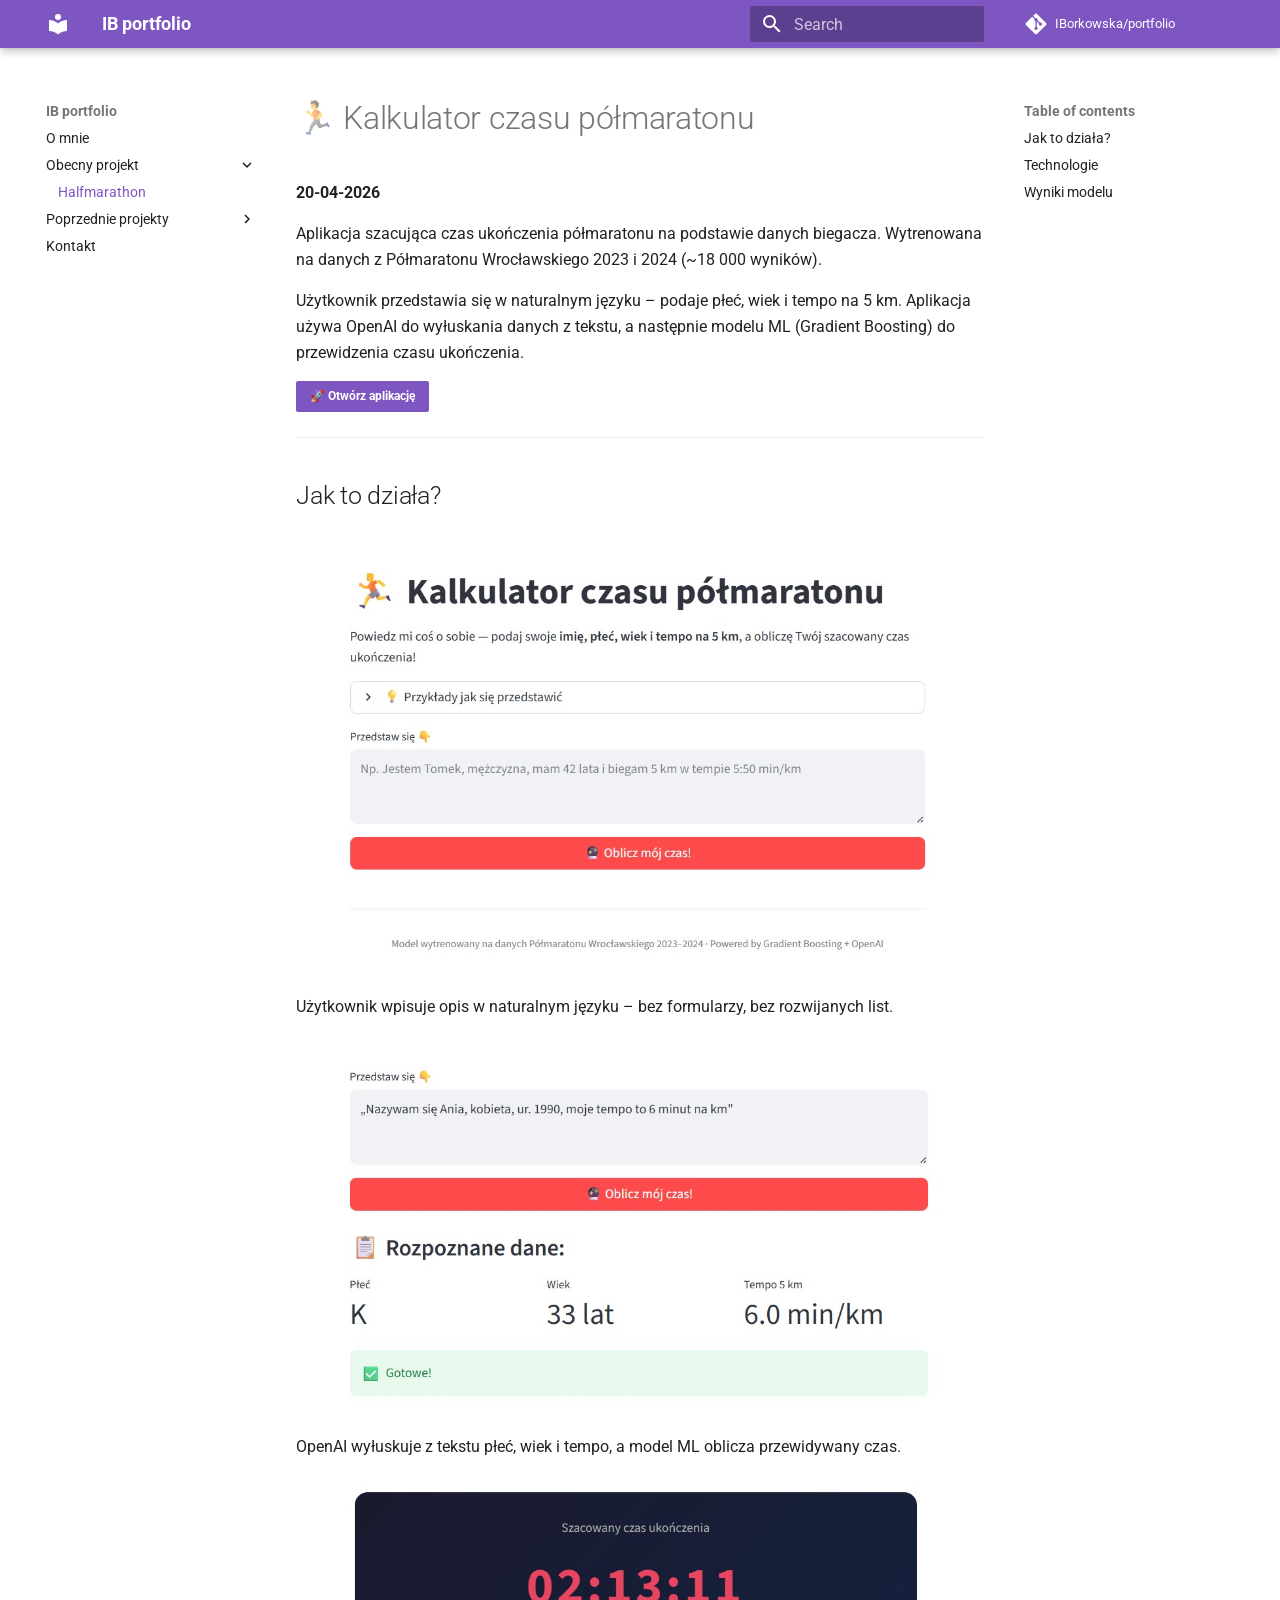
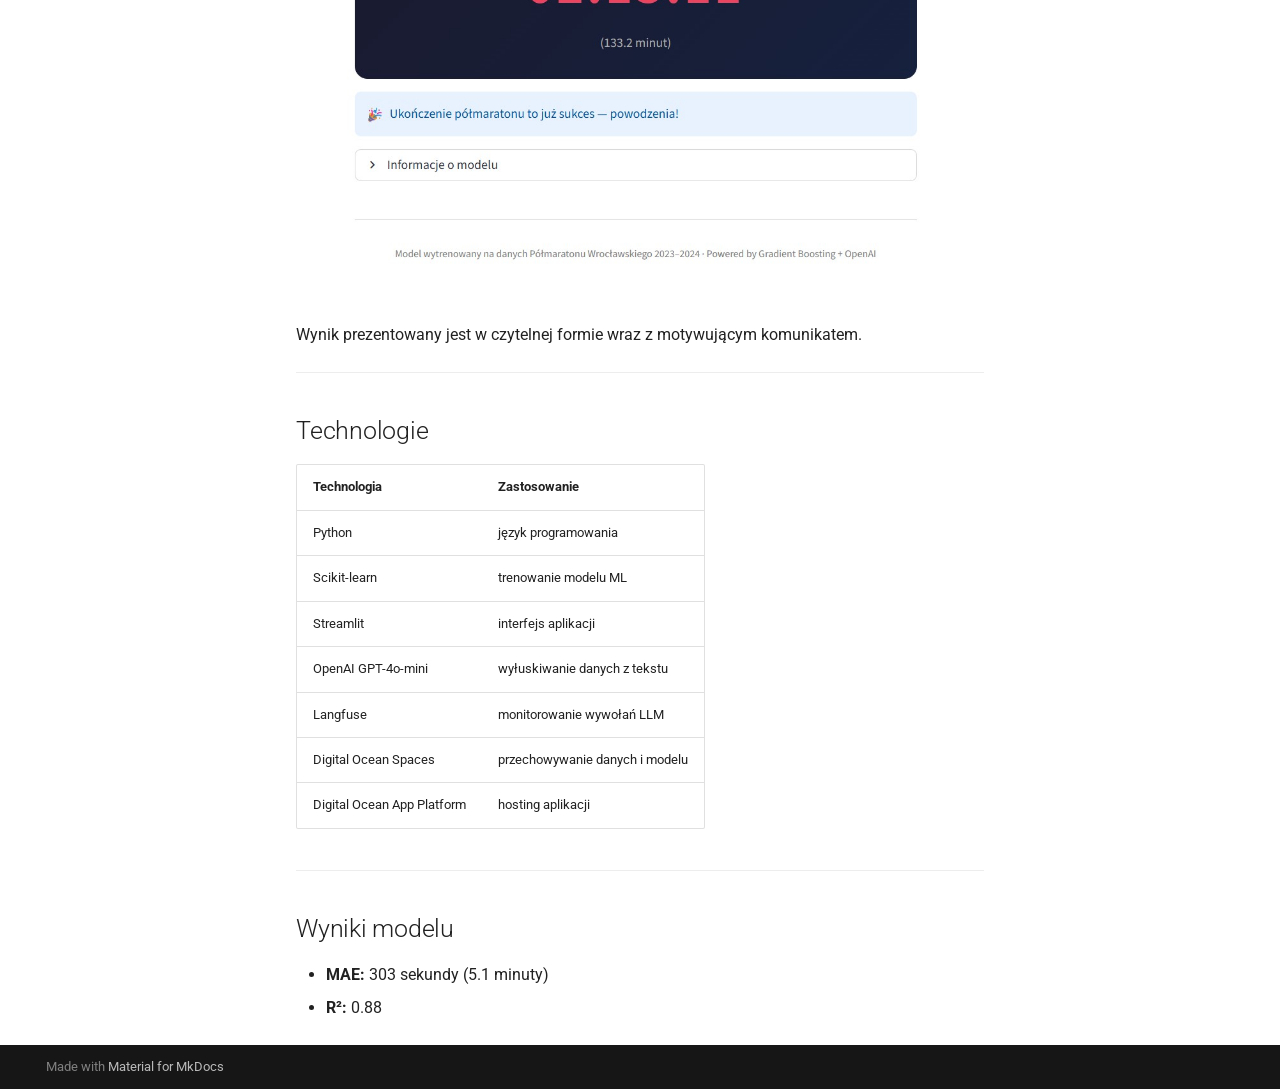
<file: halfmarathon/index.html>
<!doctype html>
<html lang="en" class="no-js">
  <head>
    
      <meta charset="utf-8">
      <meta name="viewport" content="width=device-width,initial-scale=1">
      
        <meta name="description" content="Portfolio moich projektów z Data Science i AI!">
      
      
        <meta name="author" content="Iwona Borkowska">
      
      
        <link rel="canonical" href="https://iborkowska.github.io/portfolio/halfmarathon/">
      
      
        <link rel="prev" href="..">
      
      
        <link rel="next" href="../iris/">
      
      
        
      
      
      <link rel="icon" href="../assets/images/favicon.png">
      <meta name="generator" content="mkdocs-1.6.1, mkdocs-material-9.7.6">
    
    
      
        <title>Halfmarathon - IB portfolio</title>
      
    
    
      <link rel="stylesheet" href="../assets/stylesheets/main.484c7ddc.min.css">
      
        
        <link rel="stylesheet" href="../assets/stylesheets/palette.ab4e12ef.min.css">
      
      


    
    
      
    
    
      
        
        
        <link rel="preconnect" href="https://fonts.gstatic.com" crossorigin>
        <link rel="stylesheet" href="https://fonts.googleapis.com/css?family=Roboto:300,300i,400,400i,700,700i%7CRoboto+Mono:400,400i,700,700i&display=fallback">
        <style>:root{--md-text-font:"Roboto";--md-code-font:"Roboto Mono"}</style>
      
    
    
      <link rel="stylesheet" href="../stylesheets/extra.css">
    
    <script>__md_scope=new URL("..",location),__md_hash=e=>[...e].reduce(((e,_)=>(e<<5)-e+_.charCodeAt(0)),0),__md_get=(e,_=localStorage,t=__md_scope)=>JSON.parse(_.getItem(t.pathname+"."+e)),__md_set=(e,_,t=localStorage,a=__md_scope)=>{try{t.setItem(a.pathname+"."+e,JSON.stringify(_))}catch(e){}}</script>
    
      

    
    
  </head>
  
  
    
    
    
    
    
    <body dir="ltr" data-md-color-scheme="default" data-md-color-primary="deep-purple" data-md-color-accent="indigo">
  
    
    <input class="md-toggle" data-md-toggle="drawer" type="checkbox" id="__drawer" autocomplete="off">
    <input class="md-toggle" data-md-toggle="search" type="checkbox" id="__search" autocomplete="off">
    <label class="md-overlay" for="__drawer"></label>
    <div data-md-component="skip">
      
        
        <a href="#kalkulator-czasu-pomaratonu" class="md-skip">
          Skip to content
        </a>
      
    </div>
    <div data-md-component="announce">
      
    </div>
    
    
      

  

<header class="md-header md-header--shadow" data-md-component="header">
  <nav class="md-header__inner md-grid" aria-label="Header">
    <a href=".." title="IB portfolio" class="md-header__button md-logo" aria-label="IB portfolio" data-md-component="logo">
      
  
  <svg xmlns="http://www.w3.org/2000/svg" viewBox="0 0 24 24"><path d="M12 8a3 3 0 0 0 3-3 3 3 0 0 0-3-3 3 3 0 0 0-3 3 3 3 0 0 0 3 3m0 3.54C9.64 9.35 6.5 8 3 8v11c3.5 0 6.64 1.35 9 3.54 2.36-2.19 5.5-3.54 9-3.54V8c-3.5 0-6.64 1.35-9 3.54"/></svg>

    </a>
    <label class="md-header__button md-icon" for="__drawer">
      
      <svg xmlns="http://www.w3.org/2000/svg" viewBox="0 0 24 24"><path d="M3 6h18v2H3zm0 5h18v2H3zm0 5h18v2H3z"/></svg>
    </label>
    <div class="md-header__title" data-md-component="header-title">
      <div class="md-header__ellipsis">
        <div class="md-header__topic">
          <span class="md-ellipsis">
            IB portfolio
          </span>
        </div>
        <div class="md-header__topic" data-md-component="header-topic">
          <span class="md-ellipsis">
            
              Halfmarathon
            
          </span>
        </div>
      </div>
    </div>
    
      
    
    
    
    
      
      
        <label class="md-header__button md-icon" for="__search">
          
          <svg xmlns="http://www.w3.org/2000/svg" viewBox="0 0 24 24"><path d="M9.5 3A6.5 6.5 0 0 1 16 9.5c0 1.61-.59 3.09-1.56 4.23l.27.27h.79l5 5-1.5 1.5-5-5v-.79l-.27-.27A6.52 6.52 0 0 1 9.5 16 6.5 6.5 0 0 1 3 9.5 6.5 6.5 0 0 1 9.5 3m0 2C7 5 5 7 5 9.5S7 14 9.5 14 14 12 14 9.5 12 5 9.5 5"/></svg>
        </label>
        <div class="md-search" data-md-component="search" role="dialog">
  <label class="md-search__overlay" for="__search"></label>
  <div class="md-search__inner" role="search">
    <form class="md-search__form" name="search">
      <input type="text" class="md-search__input" name="query" aria-label="Search" placeholder="Search" autocapitalize="off" autocorrect="off" autocomplete="off" spellcheck="false" data-md-component="search-query" required>
      <label class="md-search__icon md-icon" for="__search">
        
        <svg xmlns="http://www.w3.org/2000/svg" viewBox="0 0 24 24"><path d="M9.5 3A6.5 6.5 0 0 1 16 9.5c0 1.61-.59 3.09-1.56 4.23l.27.27h.79l5 5-1.5 1.5-5-5v-.79l-.27-.27A6.52 6.52 0 0 1 9.5 16 6.5 6.5 0 0 1 3 9.5 6.5 6.5 0 0 1 9.5 3m0 2C7 5 5 7 5 9.5S7 14 9.5 14 14 12 14 9.5 12 5 9.5 5"/></svg>
        
        <svg xmlns="http://www.w3.org/2000/svg" viewBox="0 0 24 24"><path d="M20 11v2H8l5.5 5.5-1.42 1.42L4.16 12l7.92-7.92L13.5 5.5 8 11z"/></svg>
      </label>
      <nav class="md-search__options" aria-label="Search">
        
        <button type="reset" class="md-search__icon md-icon" title="Clear" aria-label="Clear" tabindex="-1">
          
          <svg xmlns="http://www.w3.org/2000/svg" viewBox="0 0 24 24"><path d="M19 6.41 17.59 5 12 10.59 6.41 5 5 6.41 10.59 12 5 17.59 6.41 19 12 13.41 17.59 19 19 17.59 13.41 12z"/></svg>
        </button>
      </nav>
      
    </form>
    <div class="md-search__output">
      <div class="md-search__scrollwrap" tabindex="0" data-md-scrollfix>
        <div class="md-search-result" data-md-component="search-result">
          <div class="md-search-result__meta">
            Initializing search
          </div>
          <ol class="md-search-result__list" role="presentation"></ol>
        </div>
      </div>
    </div>
  </div>
</div>
      
    
    
      <div class="md-header__source">
        <a href="https://github.com/IBorkowska/portfolio" title="Go to repository" class="md-source" data-md-component="source">
  <div class="md-source__icon md-icon">
    
    <svg xmlns="http://www.w3.org/2000/svg" viewBox="0 0 448 512"><!--! Font Awesome Free 7.1.0 by @fontawesome - https://fontawesome.com License - https://fontawesome.com/license/free (Icons: CC BY 4.0, Fonts: SIL OFL 1.1, Code: MIT License) Copyright 2025 Fonticons, Inc.--><path d="M439.6 236.1 244 40.5c-5.4-5.5-12.8-8.5-20.4-8.5s-15 3-20.4 8.4L162.5 81l51.5 51.5c27.1-9.1 52.7 16.8 43.4 43.7l49.7 49.7c34.2-11.8 61.2 31 35.5 56.7-26.5 26.5-70.2-2.9-56-37.3L240.3 199v121.9c25.3 12.5 22.3 41.8 9.1 55-6.4 6.4-15.2 10.1-24.3 10.1s-17.8-3.6-24.3-10.1c-17.6-17.6-11.1-46.9 11.2-56v-123c-20.8-8.5-24.6-30.7-18.6-45L142.6 101 8.5 235.1C3 240.6 0 247.9 0 255.5s3 15 8.5 20.4l195.6 195.7c5.4 5.4 12.7 8.4 20.4 8.4s15-3 20.4-8.4l194.7-194.7c5.4-5.4 8.4-12.8 8.4-20.4s-3-15-8.4-20.4"/></svg>
  </div>
  <div class="md-source__repository">
    IBorkowska/portfolio
  </div>
</a>
      </div>
    
  </nav>
  
</header>
    
    <div class="md-container" data-md-component="container">
      
      
        
          
        
      
      <main class="md-main" data-md-component="main">
        <div class="md-main__inner md-grid">
          
            
              
              <div class="md-sidebar md-sidebar--primary" data-md-component="sidebar" data-md-type="navigation" >
                <div class="md-sidebar__scrollwrap">
                  <div class="md-sidebar__inner">
                    



<nav class="md-nav md-nav--primary" aria-label="Navigation" data-md-level="0">
  <label class="md-nav__title" for="__drawer">
    <a href=".." title="IB portfolio" class="md-nav__button md-logo" aria-label="IB portfolio" data-md-component="logo">
      
  
  <svg xmlns="http://www.w3.org/2000/svg" viewBox="0 0 24 24"><path d="M12 8a3 3 0 0 0 3-3 3 3 0 0 0-3-3 3 3 0 0 0-3 3 3 3 0 0 0 3 3m0 3.54C9.64 9.35 6.5 8 3 8v11c3.5 0 6.64 1.35 9 3.54 2.36-2.19 5.5-3.54 9-3.54V8c-3.5 0-6.64 1.35-9 3.54"/></svg>

    </a>
    IB portfolio
  </label>
  
    <div class="md-nav__source">
      <a href="https://github.com/IBorkowska/portfolio" title="Go to repository" class="md-source" data-md-component="source">
  <div class="md-source__icon md-icon">
    
    <svg xmlns="http://www.w3.org/2000/svg" viewBox="0 0 448 512"><!--! Font Awesome Free 7.1.0 by @fontawesome - https://fontawesome.com License - https://fontawesome.com/license/free (Icons: CC BY 4.0, Fonts: SIL OFL 1.1, Code: MIT License) Copyright 2025 Fonticons, Inc.--><path d="M439.6 236.1 244 40.5c-5.4-5.5-12.8-8.5-20.4-8.5s-15 3-20.4 8.4L162.5 81l51.5 51.5c27.1-9.1 52.7 16.8 43.4 43.7l49.7 49.7c34.2-11.8 61.2 31 35.5 56.7-26.5 26.5-70.2-2.9-56-37.3L240.3 199v121.9c25.3 12.5 22.3 41.8 9.1 55-6.4 6.4-15.2 10.1-24.3 10.1s-17.8-3.6-24.3-10.1c-17.6-17.6-11.1-46.9 11.2-56v-123c-20.8-8.5-24.6-30.7-18.6-45L142.6 101 8.5 235.1C3 240.6 0 247.9 0 255.5s3 15 8.5 20.4l195.6 195.7c5.4 5.4 12.7 8.4 20.4 8.4s15-3 20.4-8.4l194.7-194.7c5.4-5.4 8.4-12.8 8.4-20.4s-3-15-8.4-20.4"/></svg>
  </div>
  <div class="md-source__repository">
    IBorkowska/portfolio
  </div>
</a>
    </div>
  
  <ul class="md-nav__list" data-md-scrollfix>
    
      
      
  
  
  
  
    <li class="md-nav__item">
      <a href=".." class="md-nav__link">
        
  
  
  <span class="md-ellipsis">
    
  
    O mnie
  

    
  </span>
  
  

      </a>
    </li>
  

    
      
      
  
  
    
  
  
  
    
    
    
    
    
    <li class="md-nav__item md-nav__item--active md-nav__item--nested">
      
        
        
        <input class="md-nav__toggle md-toggle " type="checkbox" id="__nav_2" checked>
        
          
          <label class="md-nav__link" for="__nav_2" id="__nav_2_label" tabindex="0">
            
  
  
  <span class="md-ellipsis">
    
  
    Obecny projekt
  

    
  </span>
  
  

            <span class="md-nav__icon md-icon"></span>
          </label>
        
        <nav class="md-nav" data-md-level="1" aria-labelledby="__nav_2_label" aria-expanded="true">
          <label class="md-nav__title" for="__nav_2">
            <span class="md-nav__icon md-icon"></span>
            
  
    Obecny projekt
  

          </label>
          <ul class="md-nav__list" data-md-scrollfix>
            
              
                
  
  
    
  
  
  
    <li class="md-nav__item md-nav__item--active">
      
      <input class="md-nav__toggle md-toggle" type="checkbox" id="__toc">
      
      
        
      
      
        <label class="md-nav__link md-nav__link--active" for="__toc">
          
  
  
  <span class="md-ellipsis">
    
  
    Halfmarathon
  

    
  </span>
  
  

          <span class="md-nav__icon md-icon"></span>
        </label>
      
      <a href="./" class="md-nav__link md-nav__link--active">
        
  
  
  <span class="md-ellipsis">
    
  
    Halfmarathon
  

    
  </span>
  
  

      </a>
      
        

<nav class="md-nav md-nav--secondary" aria-label="Table of contents">
  
  
  
    
  
  
    <label class="md-nav__title" for="__toc">
      <span class="md-nav__icon md-icon"></span>
      Table of contents
    </label>
    <ul class="md-nav__list" data-md-component="toc" data-md-scrollfix>
      
        <li class="md-nav__item">
  <a href="#jak-to-dziaa" class="md-nav__link">
    <span class="md-ellipsis">
      
        Jak to działa?
      
    </span>
  </a>
  
</li>
      
        <li class="md-nav__item">
  <a href="#technologie" class="md-nav__link">
    <span class="md-ellipsis">
      
        Technologie
      
    </span>
  </a>
  
</li>
      
        <li class="md-nav__item">
  <a href="#wyniki-modelu" class="md-nav__link">
    <span class="md-ellipsis">
      
        Wyniki modelu
      
    </span>
  </a>
  
</li>
      
    </ul>
  
</nav>
      
    </li>
  

              
            
          </ul>
        </nav>
      
    </li>
  

    
      
      
  
  
  
  
    
    
    
    
    
    <li class="md-nav__item md-nav__item--nested">
      
        
        
        <input class="md-nav__toggle md-toggle " type="checkbox" id="__nav_3" >
        
          
          <label class="md-nav__link" for="__nav_3" id="__nav_3_label" tabindex="0">
            
  
  
  <span class="md-ellipsis">
    
  
    Poprzednie projekty
  

    
  </span>
  
  

            <span class="md-nav__icon md-icon"></span>
          </label>
        
        <nav class="md-nav" data-md-level="1" aria-labelledby="__nav_3_label" aria-expanded="false">
          <label class="md-nav__title" for="__nav_3">
            <span class="md-nav__icon md-icon"></span>
            
  
    Poprzednie projekty
  

          </label>
          <ul class="md-nav__list" data-md-scrollfix>
            
              
                
  
  
  
  
    <li class="md-nav__item">
      <a href="../iris/" class="md-nav__link">
        
  
  
  <span class="md-ellipsis">
    
  
    Iris
  

    
  </span>
  
  

      </a>
    </li>
  

              
            
              
                
  
  
  
  
    <li class="md-nav__item">
      <a href="../titanic/" class="md-nav__link">
        
  
  
  <span class="md-ellipsis">
    
  
    Titanic
  

    
  </span>
  
  

      </a>
    </li>
  

              
            
              
                
  
  
  
  
    <li class="md-nav__item">
      <a href="../welcome_survey/" class="md-nav__link">
        
  
  
  <span class="md-ellipsis">
    
  
    Welcome survey
  

    
  </span>
  
  

      </a>
    </li>
  

              
            
              
                
  
  
  
  
    <li class="md-nav__item">
      <a href="../find_friends/" class="md-nav__link">
        
  
  
  <span class="md-ellipsis">
    
  
    Find Friends
  

    
  </span>
  
  

      </a>
    </li>
  

              
            
              
                
  
  
  
  
    <li class="md-nav__item">
      <a href="../vox_note/" class="md-nav__link">
        
  
  
  <span class="md-ellipsis">
    
  
    Vox Note
  

    
  </span>
  
  

      </a>
    </li>
  

              
            
          </ul>
        </nav>
      
    </li>
  

    
      
      
  
  
  
  
    <li class="md-nav__item">
      <a href="../contact/" class="md-nav__link">
        
  
  
  <span class="md-ellipsis">
    
  
    Kontakt
  

    
  </span>
  
  

      </a>
    </li>
  

    
  </ul>
</nav>
                  </div>
                </div>
              </div>
            
            
              
              <div class="md-sidebar md-sidebar--secondary" data-md-component="sidebar" data-md-type="toc" >
                <div class="md-sidebar__scrollwrap">
                  <div class="md-sidebar__inner">
                    

<nav class="md-nav md-nav--secondary" aria-label="Table of contents">
  
  
  
    
  
  
    <label class="md-nav__title" for="__toc">
      <span class="md-nav__icon md-icon"></span>
      Table of contents
    </label>
    <ul class="md-nav__list" data-md-component="toc" data-md-scrollfix>
      
        <li class="md-nav__item">
  <a href="#jak-to-dziaa" class="md-nav__link">
    <span class="md-ellipsis">
      
        Jak to działa?
      
    </span>
  </a>
  
</li>
      
        <li class="md-nav__item">
  <a href="#technologie" class="md-nav__link">
    <span class="md-ellipsis">
      
        Technologie
      
    </span>
  </a>
  
</li>
      
        <li class="md-nav__item">
  <a href="#wyniki-modelu" class="md-nav__link">
    <span class="md-ellipsis">
      
        Wyniki modelu
      
    </span>
  </a>
  
</li>
      
    </ul>
  
</nav>
                  </div>
                </div>
              </div>
            
          
          
            <div class="md-content" data-md-component="content">
              
              <article class="md-content__inner md-typeset">
                
                  


  
  


<h1 id="kalkulator-czasu-pomaratonu">🏃 Kalkulator czasu półmaratonu</h1>
<p><strong>20-04-2026</strong></p>
<p>Aplikacja szacująca czas ukończenia półmaratonu na podstawie danych biegacza. Wytrenowana na danych z Półmaratonu Wrocławskiego 2023 i 2024 (~18 000 wyników).</p>
<p>Użytkownik przedstawia się w naturalnym języku – podaje płeć, wiek i tempo na 5 km. Aplikacja używa OpenAI do wyłuskania danych z tekstu, a następnie modelu ML (Gradient Boosting) do przewidzenia czasu ukończenia.</p>
<p><a href="https://halfmarathon-app-galjb.ondigitalocean.app/" class="md-button md-button--primary" target="_blank">🚀 Otwórz aplikację</a></p>
<hr />
<h2 id="jak-to-dziaa">Jak to działa?</h2>
<p><img alt="Strona główna" src="images/hm_1.jpg" /></p>
<p>Użytkownik wpisuje opis w naturalnym języku – bez formularzy, bez rozwijanych list.</p>
<p><img alt="Rozpoznane dane" src="images/hm_2.jpg" /></p>
<p>OpenAI wyłuskuje z tekstu płeć, wiek i tempo, a model ML oblicza przewidywany czas.</p>
<p><img alt="Wynik" src="images/hm_3.jpg" /></p>
<p>Wynik prezentowany jest w czytelnej formie wraz z motywującym komunikatem.</p>
<hr />
<h2 id="technologie">Technologie</h2>
<table>
<thead>
<tr>
<th>Technologia</th>
<th>Zastosowanie</th>
</tr>
</thead>
<tbody>
<tr>
<td>Python</td>
<td>język programowania</td>
</tr>
<tr>
<td>Scikit-learn</td>
<td>trenowanie modelu ML</td>
</tr>
<tr>
<td>Streamlit</td>
<td>interfejs aplikacji</td>
</tr>
<tr>
<td>OpenAI GPT-4o-mini</td>
<td>wyłuskiwanie danych z tekstu</td>
</tr>
<tr>
<td>Langfuse</td>
<td>monitorowanie wywołań LLM</td>
</tr>
<tr>
<td>Digital Ocean Spaces</td>
<td>przechowywanie danych i modelu</td>
</tr>
<tr>
<td>Digital Ocean App Platform</td>
<td>hosting aplikacji</td>
</tr>
</tbody>
</table>
<hr />
<h2 id="wyniki-modelu">Wyniki modelu</h2>
<ul>
<li><strong>MAE:</strong> 303 sekundy (5.1 minuty)</li>
<li><strong>R²:</strong> 0.88</li>
</ul>












                
              </article>
            </div>
          
          
<script>var target=document.getElementById(location.hash.slice(1));target&&target.name&&(target.checked=target.name.startsWith("__tabbed_"))</script>
        </div>
        
      </main>
      
        <footer class="md-footer">
  
  <div class="md-footer-meta md-typeset">
    <div class="md-footer-meta__inner md-grid">
      <div class="md-copyright">
  
  
    Made with
    <a href="https://squidfunk.github.io/mkdocs-material/" target="_blank" rel="noopener">
      Material for MkDocs
    </a>
  
</div>
      
    </div>
  </div>
</footer>
      
    </div>
    <div class="md-dialog" data-md-component="dialog">
      <div class="md-dialog__inner md-typeset"></div>
    </div>
    
    
    
      
      
      <script id="__config" type="application/json">{"annotate": null, "base": "..", "features": [], "search": "../assets/javascripts/workers/search.2c215733.min.js", "tags": null, "translations": {"clipboard.copied": "Copied to clipboard", "clipboard.copy": "Copy to clipboard", "search.result.more.one": "1 more on this page", "search.result.more.other": "# more on this page", "search.result.none": "No matching documents", "search.result.one": "1 matching document", "search.result.other": "# matching documents", "search.result.placeholder": "Type to start searching", "search.result.term.missing": "Missing", "select.version": "Select version"}, "version": null}</script>
    
    
      <script src="../assets/javascripts/bundle.79ae519e.min.js"></script>
      
        <script src="../javascripts/extra.js"></script>
      
    
  </body>
</html>
</file>
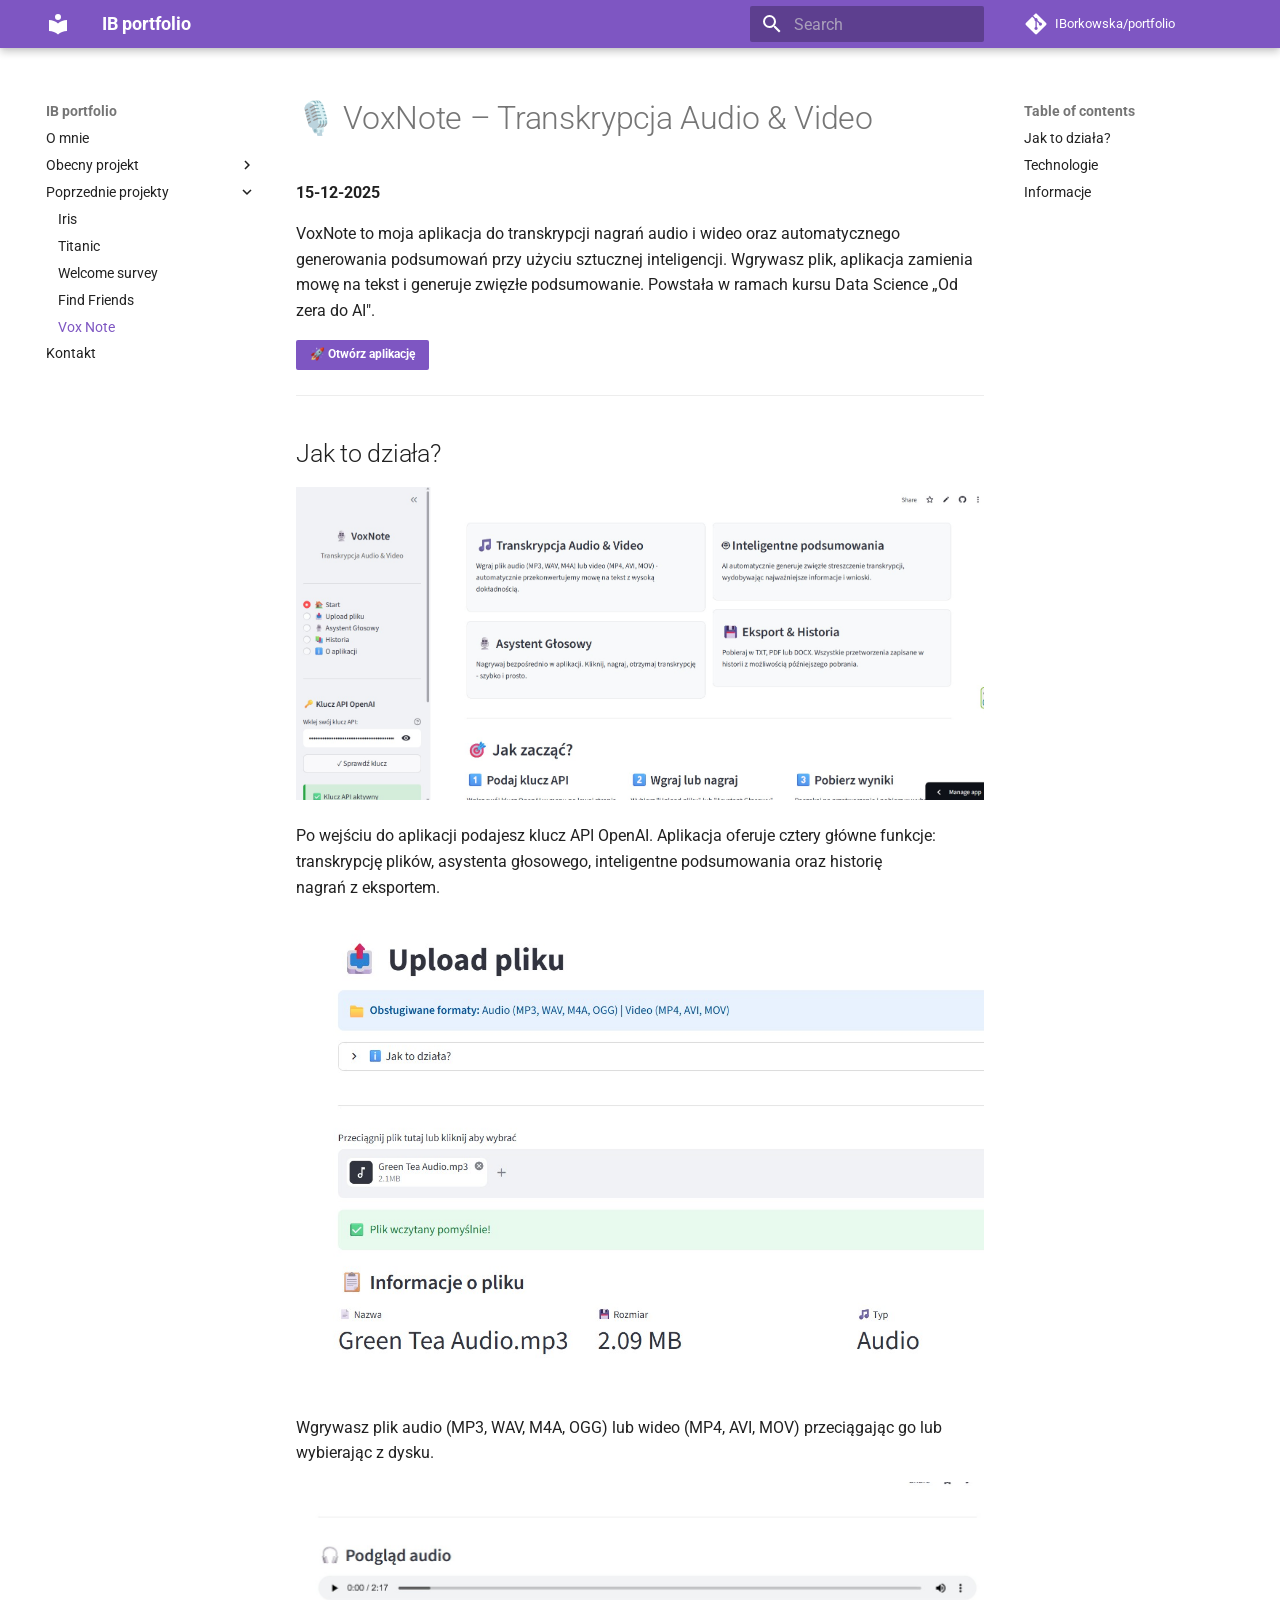
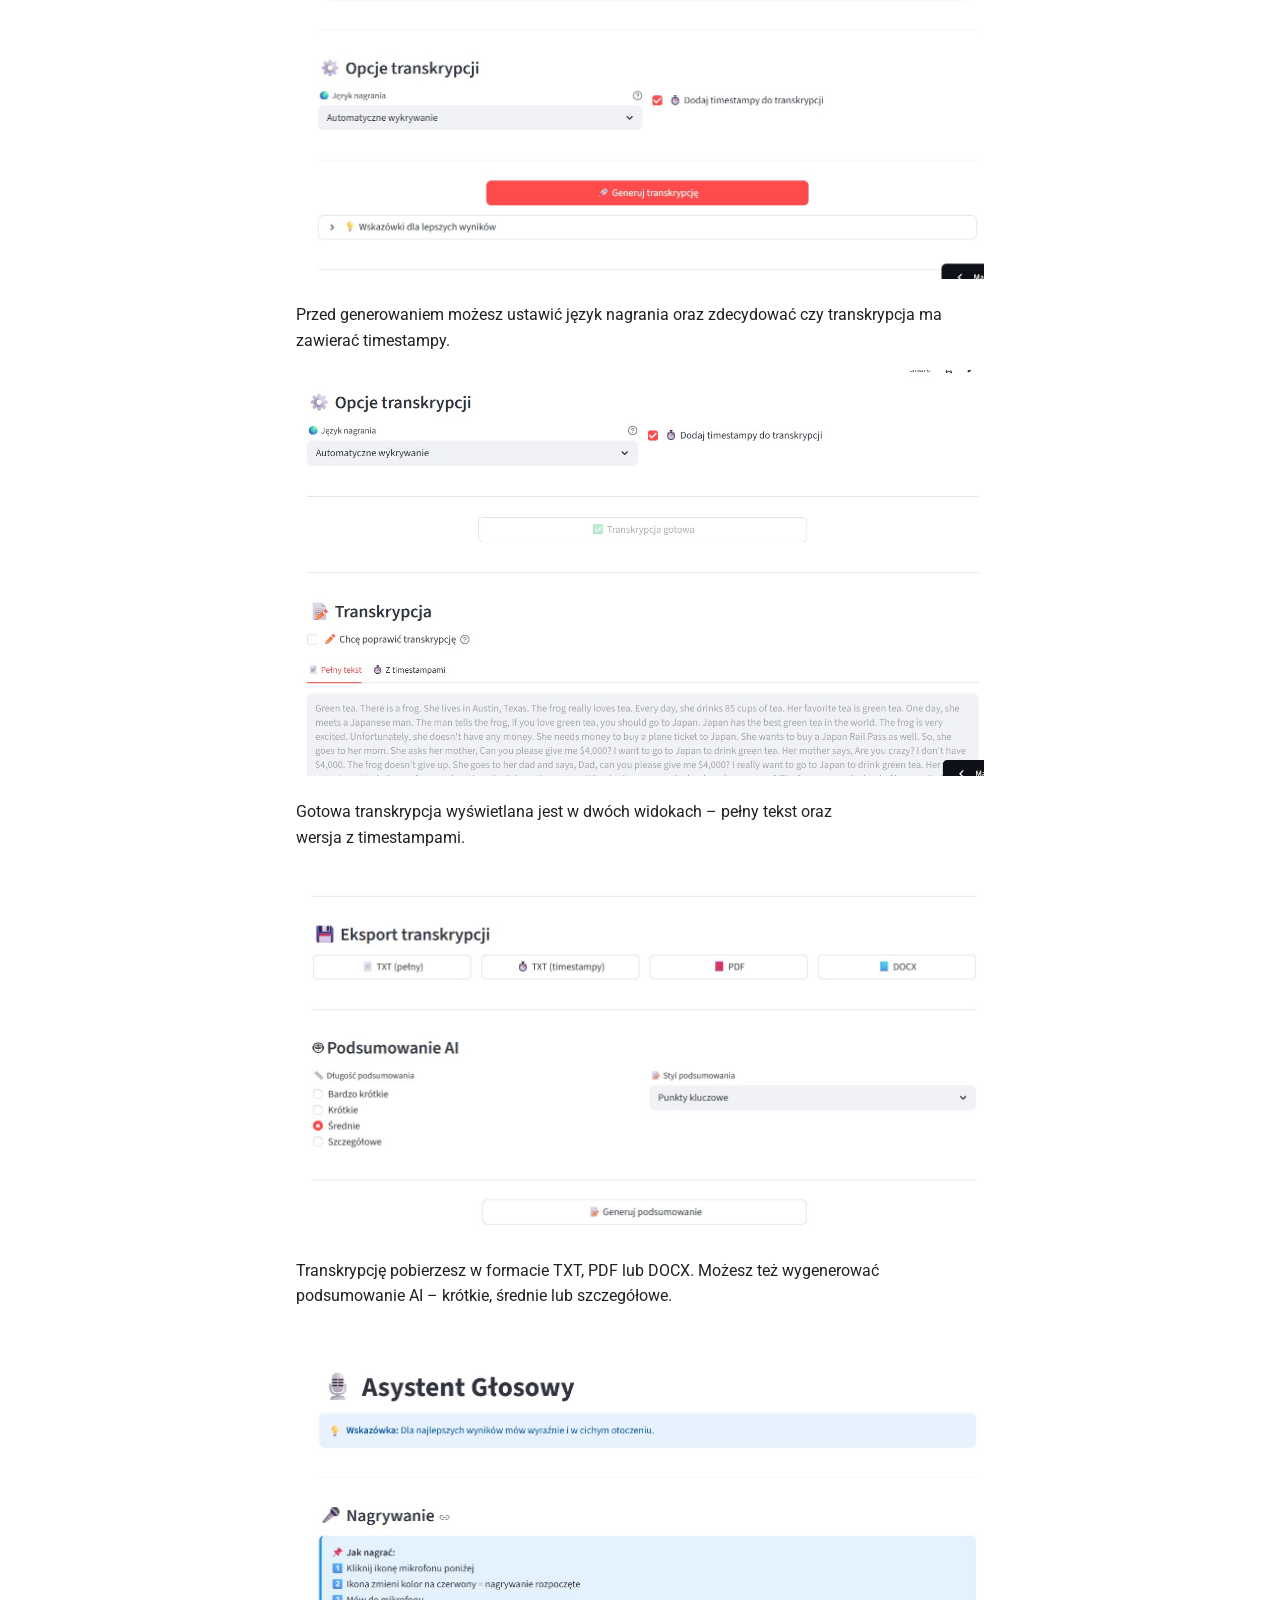
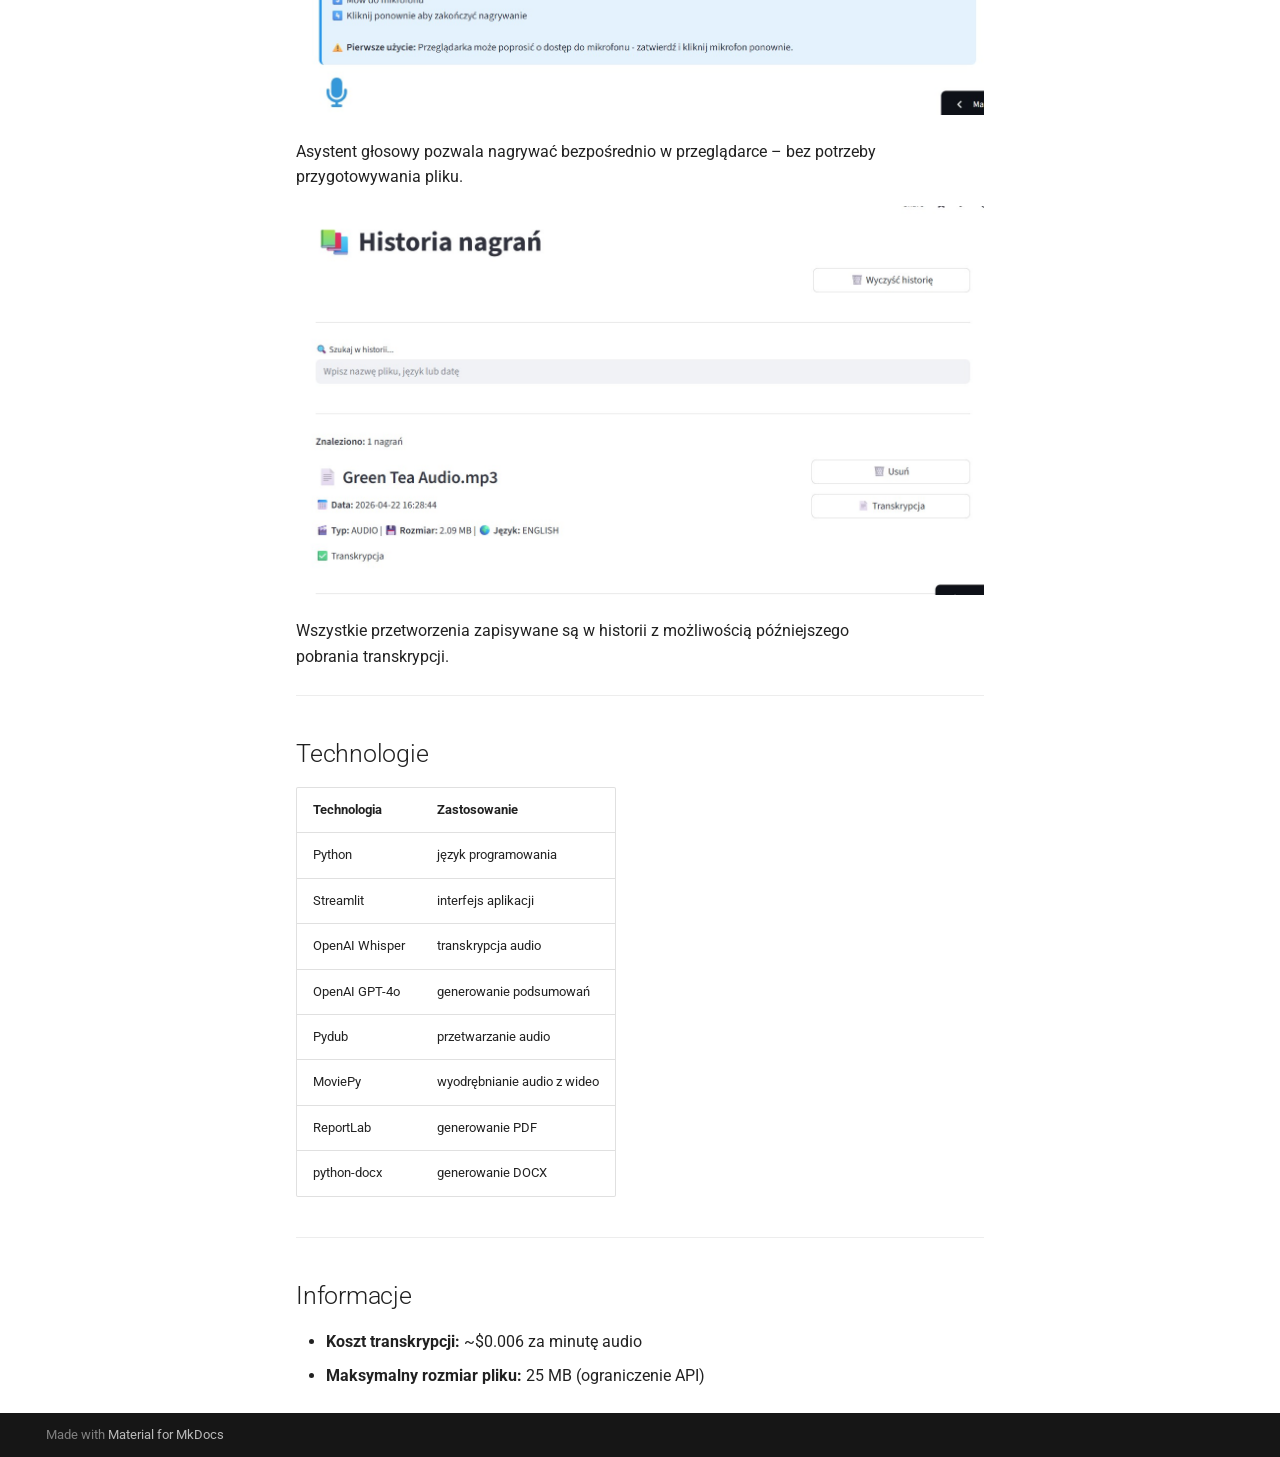
<file: vox_note/index.html>
<!doctype html>
<html lang="en" class="no-js">
  <head>
    
      <meta charset="utf-8">
      <meta name="viewport" content="width=device-width,initial-scale=1">
      
        <meta name="description" content="Portfolio moich projektów z Data Science i AI!">
      
      
        <meta name="author" content="Iwona Borkowska">
      
      
        <link rel="canonical" href="https://iborkowska.github.io/portfolio/vox_note/">
      
      
        <link rel="prev" href="../find_friends/">
      
      
        <link rel="next" href="../contact/">
      
      
        
      
      
      <link rel="icon" href="../assets/images/favicon.png">
      <meta name="generator" content="mkdocs-1.6.1, mkdocs-material-9.7.6">
    
    
      
        <title>Vox Note - IB portfolio</title>
      
    
    
      <link rel="stylesheet" href="../assets/stylesheets/main.484c7ddc.min.css">
      
        
        <link rel="stylesheet" href="../assets/stylesheets/palette.ab4e12ef.min.css">
      
      


    
    
      
    
    
      
        
        
        <link rel="preconnect" href="https://fonts.gstatic.com" crossorigin>
        <link rel="stylesheet" href="https://fonts.googleapis.com/css?family=Roboto:300,300i,400,400i,700,700i%7CRoboto+Mono:400,400i,700,700i&display=fallback">
        <style>:root{--md-text-font:"Roboto";--md-code-font:"Roboto Mono"}</style>
      
    
    
      <link rel="stylesheet" href="../stylesheets/extra.css">
    
    <script>__md_scope=new URL("..",location),__md_hash=e=>[...e].reduce(((e,_)=>(e<<5)-e+_.charCodeAt(0)),0),__md_get=(e,_=localStorage,t=__md_scope)=>JSON.parse(_.getItem(t.pathname+"."+e)),__md_set=(e,_,t=localStorage,a=__md_scope)=>{try{t.setItem(a.pathname+"."+e,JSON.stringify(_))}catch(e){}}</script>
    
      

    
    
  </head>
  
  
    
    
    
    
    
    <body dir="ltr" data-md-color-scheme="default" data-md-color-primary="deep-purple" data-md-color-accent="indigo">
  
    
    <input class="md-toggle" data-md-toggle="drawer" type="checkbox" id="__drawer" autocomplete="off">
    <input class="md-toggle" data-md-toggle="search" type="checkbox" id="__search" autocomplete="off">
    <label class="md-overlay" for="__drawer"></label>
    <div data-md-component="skip">
      
        
        <a href="#voxnote-transkrypcja-audio-video" class="md-skip">
          Skip to content
        </a>
      
    </div>
    <div data-md-component="announce">
      
    </div>
    
    
      

  

<header class="md-header md-header--shadow" data-md-component="header">
  <nav class="md-header__inner md-grid" aria-label="Header">
    <a href=".." title="IB portfolio" class="md-header__button md-logo" aria-label="IB portfolio" data-md-component="logo">
      
  
  <svg xmlns="http://www.w3.org/2000/svg" viewBox="0 0 24 24"><path d="M12 8a3 3 0 0 0 3-3 3 3 0 0 0-3-3 3 3 0 0 0-3 3 3 3 0 0 0 3 3m0 3.54C9.64 9.35 6.5 8 3 8v11c3.5 0 6.64 1.35 9 3.54 2.36-2.19 5.5-3.54 9-3.54V8c-3.5 0-6.64 1.35-9 3.54"/></svg>

    </a>
    <label class="md-header__button md-icon" for="__drawer">
      
      <svg xmlns="http://www.w3.org/2000/svg" viewBox="0 0 24 24"><path d="M3 6h18v2H3zm0 5h18v2H3zm0 5h18v2H3z"/></svg>
    </label>
    <div class="md-header__title" data-md-component="header-title">
      <div class="md-header__ellipsis">
        <div class="md-header__topic">
          <span class="md-ellipsis">
            IB portfolio
          </span>
        </div>
        <div class="md-header__topic" data-md-component="header-topic">
          <span class="md-ellipsis">
            
              Vox Note
            
          </span>
        </div>
      </div>
    </div>
    
      
    
    
    
    
      
      
        <label class="md-header__button md-icon" for="__search">
          
          <svg xmlns="http://www.w3.org/2000/svg" viewBox="0 0 24 24"><path d="M9.5 3A6.5 6.5 0 0 1 16 9.5c0 1.61-.59 3.09-1.56 4.23l.27.27h.79l5 5-1.5 1.5-5-5v-.79l-.27-.27A6.52 6.52 0 0 1 9.5 16 6.5 6.5 0 0 1 3 9.5 6.5 6.5 0 0 1 9.5 3m0 2C7 5 5 7 5 9.5S7 14 9.5 14 14 12 14 9.5 12 5 9.5 5"/></svg>
        </label>
        <div class="md-search" data-md-component="search" role="dialog">
  <label class="md-search__overlay" for="__search"></label>
  <div class="md-search__inner" role="search">
    <form class="md-search__form" name="search">
      <input type="text" class="md-search__input" name="query" aria-label="Search" placeholder="Search" autocapitalize="off" autocorrect="off" autocomplete="off" spellcheck="false" data-md-component="search-query" required>
      <label class="md-search__icon md-icon" for="__search">
        
        <svg xmlns="http://www.w3.org/2000/svg" viewBox="0 0 24 24"><path d="M9.5 3A6.5 6.5 0 0 1 16 9.5c0 1.61-.59 3.09-1.56 4.23l.27.27h.79l5 5-1.5 1.5-5-5v-.79l-.27-.27A6.52 6.52 0 0 1 9.5 16 6.5 6.5 0 0 1 3 9.5 6.5 6.5 0 0 1 9.5 3m0 2C7 5 5 7 5 9.5S7 14 9.5 14 14 12 14 9.5 12 5 9.5 5"/></svg>
        
        <svg xmlns="http://www.w3.org/2000/svg" viewBox="0 0 24 24"><path d="M20 11v2H8l5.5 5.5-1.42 1.42L4.16 12l7.92-7.92L13.5 5.5 8 11z"/></svg>
      </label>
      <nav class="md-search__options" aria-label="Search">
        
        <button type="reset" class="md-search__icon md-icon" title="Clear" aria-label="Clear" tabindex="-1">
          
          <svg xmlns="http://www.w3.org/2000/svg" viewBox="0 0 24 24"><path d="M19 6.41 17.59 5 12 10.59 6.41 5 5 6.41 10.59 12 5 17.59 6.41 19 12 13.41 17.59 19 19 17.59 13.41 12z"/></svg>
        </button>
      </nav>
      
    </form>
    <div class="md-search__output">
      <div class="md-search__scrollwrap" tabindex="0" data-md-scrollfix>
        <div class="md-search-result" data-md-component="search-result">
          <div class="md-search-result__meta">
            Initializing search
          </div>
          <ol class="md-search-result__list" role="presentation"></ol>
        </div>
      </div>
    </div>
  </div>
</div>
      
    
    
      <div class="md-header__source">
        <a href="https://github.com/IBorkowska/portfolio" title="Go to repository" class="md-source" data-md-component="source">
  <div class="md-source__icon md-icon">
    
    <svg xmlns="http://www.w3.org/2000/svg" viewBox="0 0 448 512"><!--! Font Awesome Free 7.1.0 by @fontawesome - https://fontawesome.com License - https://fontawesome.com/license/free (Icons: CC BY 4.0, Fonts: SIL OFL 1.1, Code: MIT License) Copyright 2025 Fonticons, Inc.--><path d="M439.6 236.1 244 40.5c-5.4-5.5-12.8-8.5-20.4-8.5s-15 3-20.4 8.4L162.5 81l51.5 51.5c27.1-9.1 52.7 16.8 43.4 43.7l49.7 49.7c34.2-11.8 61.2 31 35.5 56.7-26.5 26.5-70.2-2.9-56-37.3L240.3 199v121.9c25.3 12.5 22.3 41.8 9.1 55-6.4 6.4-15.2 10.1-24.3 10.1s-17.8-3.6-24.3-10.1c-17.6-17.6-11.1-46.9 11.2-56v-123c-20.8-8.5-24.6-30.7-18.6-45L142.6 101 8.5 235.1C3 240.6 0 247.9 0 255.5s3 15 8.5 20.4l195.6 195.7c5.4 5.4 12.7 8.4 20.4 8.4s15-3 20.4-8.4l194.7-194.7c5.4-5.4 8.4-12.8 8.4-20.4s-3-15-8.4-20.4"/></svg>
  </div>
  <div class="md-source__repository">
    IBorkowska/portfolio
  </div>
</a>
      </div>
    
  </nav>
  
</header>
    
    <div class="md-container" data-md-component="container">
      
      
        
          
        
      
      <main class="md-main" data-md-component="main">
        <div class="md-main__inner md-grid">
          
            
              
              <div class="md-sidebar md-sidebar--primary" data-md-component="sidebar" data-md-type="navigation" >
                <div class="md-sidebar__scrollwrap">
                  <div class="md-sidebar__inner">
                    



<nav class="md-nav md-nav--primary" aria-label="Navigation" data-md-level="0">
  <label class="md-nav__title" for="__drawer">
    <a href=".." title="IB portfolio" class="md-nav__button md-logo" aria-label="IB portfolio" data-md-component="logo">
      
  
  <svg xmlns="http://www.w3.org/2000/svg" viewBox="0 0 24 24"><path d="M12 8a3 3 0 0 0 3-3 3 3 0 0 0-3-3 3 3 0 0 0-3 3 3 3 0 0 0 3 3m0 3.54C9.64 9.35 6.5 8 3 8v11c3.5 0 6.64 1.35 9 3.54 2.36-2.19 5.5-3.54 9-3.54V8c-3.5 0-6.64 1.35-9 3.54"/></svg>

    </a>
    IB portfolio
  </label>
  
    <div class="md-nav__source">
      <a href="https://github.com/IBorkowska/portfolio" title="Go to repository" class="md-source" data-md-component="source">
  <div class="md-source__icon md-icon">
    
    <svg xmlns="http://www.w3.org/2000/svg" viewBox="0 0 448 512"><!--! Font Awesome Free 7.1.0 by @fontawesome - https://fontawesome.com License - https://fontawesome.com/license/free (Icons: CC BY 4.0, Fonts: SIL OFL 1.1, Code: MIT License) Copyright 2025 Fonticons, Inc.--><path d="M439.6 236.1 244 40.5c-5.4-5.5-12.8-8.5-20.4-8.5s-15 3-20.4 8.4L162.5 81l51.5 51.5c27.1-9.1 52.7 16.8 43.4 43.7l49.7 49.7c34.2-11.8 61.2 31 35.5 56.7-26.5 26.5-70.2-2.9-56-37.3L240.3 199v121.9c25.3 12.5 22.3 41.8 9.1 55-6.4 6.4-15.2 10.1-24.3 10.1s-17.8-3.6-24.3-10.1c-17.6-17.6-11.1-46.9 11.2-56v-123c-20.8-8.5-24.6-30.7-18.6-45L142.6 101 8.5 235.1C3 240.6 0 247.9 0 255.5s3 15 8.5 20.4l195.6 195.7c5.4 5.4 12.7 8.4 20.4 8.4s15-3 20.4-8.4l194.7-194.7c5.4-5.4 8.4-12.8 8.4-20.4s-3-15-8.4-20.4"/></svg>
  </div>
  <div class="md-source__repository">
    IBorkowska/portfolio
  </div>
</a>
    </div>
  
  <ul class="md-nav__list" data-md-scrollfix>
    
      
      
  
  
  
  
    <li class="md-nav__item">
      <a href=".." class="md-nav__link">
        
  
  
  <span class="md-ellipsis">
    
  
    O mnie
  

    
  </span>
  
  

      </a>
    </li>
  

    
      
      
  
  
  
  
    
    
    
    
    
    <li class="md-nav__item md-nav__item--nested">
      
        
        
        <input class="md-nav__toggle md-toggle " type="checkbox" id="__nav_2" >
        
          
          <label class="md-nav__link" for="__nav_2" id="__nav_2_label" tabindex="0">
            
  
  
  <span class="md-ellipsis">
    
  
    Obecny projekt
  

    
  </span>
  
  

            <span class="md-nav__icon md-icon"></span>
          </label>
        
        <nav class="md-nav" data-md-level="1" aria-labelledby="__nav_2_label" aria-expanded="false">
          <label class="md-nav__title" for="__nav_2">
            <span class="md-nav__icon md-icon"></span>
            
  
    Obecny projekt
  

          </label>
          <ul class="md-nav__list" data-md-scrollfix>
            
              
                
  
  
  
  
    <li class="md-nav__item">
      <a href="../halfmarathon/" class="md-nav__link">
        
  
  
  <span class="md-ellipsis">
    
  
    Halfmarathon
  

    
  </span>
  
  

      </a>
    </li>
  

              
            
          </ul>
        </nav>
      
    </li>
  

    
      
      
  
  
    
  
  
  
    
    
    
    
    
    <li class="md-nav__item md-nav__item--active md-nav__item--nested">
      
        
        
        <input class="md-nav__toggle md-toggle " type="checkbox" id="__nav_3" checked>
        
          
          <label class="md-nav__link" for="__nav_3" id="__nav_3_label" tabindex="0">
            
  
  
  <span class="md-ellipsis">
    
  
    Poprzednie projekty
  

    
  </span>
  
  

            <span class="md-nav__icon md-icon"></span>
          </label>
        
        <nav class="md-nav" data-md-level="1" aria-labelledby="__nav_3_label" aria-expanded="true">
          <label class="md-nav__title" for="__nav_3">
            <span class="md-nav__icon md-icon"></span>
            
  
    Poprzednie projekty
  

          </label>
          <ul class="md-nav__list" data-md-scrollfix>
            
              
                
  
  
  
  
    <li class="md-nav__item">
      <a href="../iris/" class="md-nav__link">
        
  
  
  <span class="md-ellipsis">
    
  
    Iris
  

    
  </span>
  
  

      </a>
    </li>
  

              
            
              
                
  
  
  
  
    <li class="md-nav__item">
      <a href="../titanic/" class="md-nav__link">
        
  
  
  <span class="md-ellipsis">
    
  
    Titanic
  

    
  </span>
  
  

      </a>
    </li>
  

              
            
              
                
  
  
  
  
    <li class="md-nav__item">
      <a href="../welcome_survey/" class="md-nav__link">
        
  
  
  <span class="md-ellipsis">
    
  
    Welcome survey
  

    
  </span>
  
  

      </a>
    </li>
  

              
            
              
                
  
  
  
  
    <li class="md-nav__item">
      <a href="../find_friends/" class="md-nav__link">
        
  
  
  <span class="md-ellipsis">
    
  
    Find Friends
  

    
  </span>
  
  

      </a>
    </li>
  

              
            
              
                
  
  
    
  
  
  
    <li class="md-nav__item md-nav__item--active">
      
      <input class="md-nav__toggle md-toggle" type="checkbox" id="__toc">
      
      
        
      
      
        <label class="md-nav__link md-nav__link--active" for="__toc">
          
  
  
  <span class="md-ellipsis">
    
  
    Vox Note
  

    
  </span>
  
  

          <span class="md-nav__icon md-icon"></span>
        </label>
      
      <a href="./" class="md-nav__link md-nav__link--active">
        
  
  
  <span class="md-ellipsis">
    
  
    Vox Note
  

    
  </span>
  
  

      </a>
      
        

<nav class="md-nav md-nav--secondary" aria-label="Table of contents">
  
  
  
    
  
  
    <label class="md-nav__title" for="__toc">
      <span class="md-nav__icon md-icon"></span>
      Table of contents
    </label>
    <ul class="md-nav__list" data-md-component="toc" data-md-scrollfix>
      
        <li class="md-nav__item">
  <a href="#jak-to-dziaa" class="md-nav__link">
    <span class="md-ellipsis">
      
        Jak to działa?
      
    </span>
  </a>
  
</li>
      
        <li class="md-nav__item">
  <a href="#technologie" class="md-nav__link">
    <span class="md-ellipsis">
      
        Technologie
      
    </span>
  </a>
  
</li>
      
        <li class="md-nav__item">
  <a href="#informacje" class="md-nav__link">
    <span class="md-ellipsis">
      
        Informacje
      
    </span>
  </a>
  
</li>
      
    </ul>
  
</nav>
      
    </li>
  

              
            
          </ul>
        </nav>
      
    </li>
  

    
      
      
  
  
  
  
    <li class="md-nav__item">
      <a href="../contact/" class="md-nav__link">
        
  
  
  <span class="md-ellipsis">
    
  
    Kontakt
  

    
  </span>
  
  

      </a>
    </li>
  

    
  </ul>
</nav>
                  </div>
                </div>
              </div>
            
            
              
              <div class="md-sidebar md-sidebar--secondary" data-md-component="sidebar" data-md-type="toc" >
                <div class="md-sidebar__scrollwrap">
                  <div class="md-sidebar__inner">
                    

<nav class="md-nav md-nav--secondary" aria-label="Table of contents">
  
  
  
    
  
  
    <label class="md-nav__title" for="__toc">
      <span class="md-nav__icon md-icon"></span>
      Table of contents
    </label>
    <ul class="md-nav__list" data-md-component="toc" data-md-scrollfix>
      
        <li class="md-nav__item">
  <a href="#jak-to-dziaa" class="md-nav__link">
    <span class="md-ellipsis">
      
        Jak to działa?
      
    </span>
  </a>
  
</li>
      
        <li class="md-nav__item">
  <a href="#technologie" class="md-nav__link">
    <span class="md-ellipsis">
      
        Technologie
      
    </span>
  </a>
  
</li>
      
        <li class="md-nav__item">
  <a href="#informacje" class="md-nav__link">
    <span class="md-ellipsis">
      
        Informacje
      
    </span>
  </a>
  
</li>
      
    </ul>
  
</nav>
                  </div>
                </div>
              </div>
            
          
          
            <div class="md-content" data-md-component="content">
              
              <article class="md-content__inner md-typeset">
                
                  


  
  


<h1 id="voxnote-transkrypcja-audio-video">🎙️ VoxNote – Transkrypcja Audio &amp; Video</h1>
<p><strong>15-12-2025</strong></p>
<p>VoxNote to moja aplikacja do transkrypcji nagrań audio i wideo oraz automatycznego generowania podsumowań przy użyciu sztucznej inteligencji. Wgrywasz plik, aplikacja zamienia mowę na tekst i generuje zwięzłe podsumowanie. Powstała w ramach kursu Data Science „Od zera do AI".</p>
<p><a href="https://voxnote.streamlit.app/" class="md-button md-button--primary" target="_blank">🚀 Otwórz aplikację</a></p>
<hr />
<h2 id="jak-to-dziaa">Jak to działa?</h2>
<p><img alt="Strona główna" src="images/vn_screen_1.jpg" /></p>
<p>Po wejściu do aplikacji podajesz klucz API OpenAI. Aplikacja oferuje cztery główne funkcje: transkrypcję plików, asystenta głosowego, inteligentne podsumowania oraz historię nagrań z eksportem.</p>
<p><img alt="Upload pliku" src="images/vn_screen_2.jpg" /></p>
<p>Wgrywasz plik audio (MP3, WAV, M4A, OGG) lub wideo (MP4, AVI, MOV) przeciągając go lub wybierając z dysku.</p>
<p><img alt="Opcje transkrypcji" src="images/vn_screen_3.jpg" /></p>
<p>Przed generowaniem możesz ustawić język nagrania oraz zdecydować czy transkrypcja ma zawierać timestampy.</p>
<p><img alt="Transkrypcja" src="images/vn_screen_4.jpg" /></p>
<p>Gotowa transkrypcja wyświetlana jest w dwóch widokach – pełny tekst oraz wersja z timestampami.</p>
<p><img alt="Eksport i podsumowanie" src="images/vn_screen_5.jpg" /></p>
<p>Transkrypcję pobierzesz w formacie TXT, PDF lub DOCX. Możesz też wygenerować podsumowanie AI – krótkie, średnie lub szczegółowe.</p>
<p><img alt="Asystent głosowy" src="images/vn_screen_6.jpg" /></p>
<p>Asystent głosowy pozwala nagrywać bezpośrednio w przeglądarce – bez potrzeby przygotowywania pliku.</p>
<p><img alt="Historia nagrań" src="images/vn_screen_7.jpg" /></p>
<p>Wszystkie przetworzenia zapisywane są w historii z możliwością późniejszego pobrania transkrypcji.</p>
<hr />
<h2 id="technologie">Technologie</h2>
<table>
<thead>
<tr>
<th>Technologia</th>
<th>Zastosowanie</th>
</tr>
</thead>
<tbody>
<tr>
<td>Python</td>
<td>język programowania</td>
</tr>
<tr>
<td>Streamlit</td>
<td>interfejs aplikacji</td>
</tr>
<tr>
<td>OpenAI Whisper</td>
<td>transkrypcja audio</td>
</tr>
<tr>
<td>OpenAI GPT-4o</td>
<td>generowanie podsumowań</td>
</tr>
<tr>
<td>Pydub</td>
<td>przetwarzanie audio</td>
</tr>
<tr>
<td>MoviePy</td>
<td>wyodrębnianie audio z wideo</td>
</tr>
<tr>
<td>ReportLab</td>
<td>generowanie PDF</td>
</tr>
<tr>
<td>python-docx</td>
<td>generowanie DOCX</td>
</tr>
</tbody>
</table>
<hr />
<h2 id="informacje">Informacje</h2>
<ul>
<li><strong>Koszt transkrypcji:</strong> ~$0.006 za minutę audio</li>
<li><strong>Maksymalny rozmiar pliku:</strong> 25 MB (ograniczenie API)</li>
</ul>












                
              </article>
            </div>
          
          
<script>var target=document.getElementById(location.hash.slice(1));target&&target.name&&(target.checked=target.name.startsWith("__tabbed_"))</script>
        </div>
        
      </main>
      
        <footer class="md-footer">
  
  <div class="md-footer-meta md-typeset">
    <div class="md-footer-meta__inner md-grid">
      <div class="md-copyright">
  
  
    Made with
    <a href="https://squidfunk.github.io/mkdocs-material/" target="_blank" rel="noopener">
      Material for MkDocs
    </a>
  
</div>
      
    </div>
  </div>
</footer>
      
    </div>
    <div class="md-dialog" data-md-component="dialog">
      <div class="md-dialog__inner md-typeset"></div>
    </div>
    
    
    
      
      
      <script id="__config" type="application/json">{"annotate": null, "base": "..", "features": [], "search": "../assets/javascripts/workers/search.2c215733.min.js", "tags": null, "translations": {"clipboard.copied": "Copied to clipboard", "clipboard.copy": "Copy to clipboard", "search.result.more.one": "1 more on this page", "search.result.more.other": "# more on this page", "search.result.none": "No matching documents", "search.result.one": "1 matching document", "search.result.other": "# matching documents", "search.result.placeholder": "Type to start searching", "search.result.term.missing": "Missing", "select.version": "Select version"}, "version": null}</script>
    
    
      <script src="../assets/javascripts/bundle.79ae519e.min.js"></script>
      
        <script src="../javascripts/extra.js"></script>
      
    
  </body>
</html>
</file>
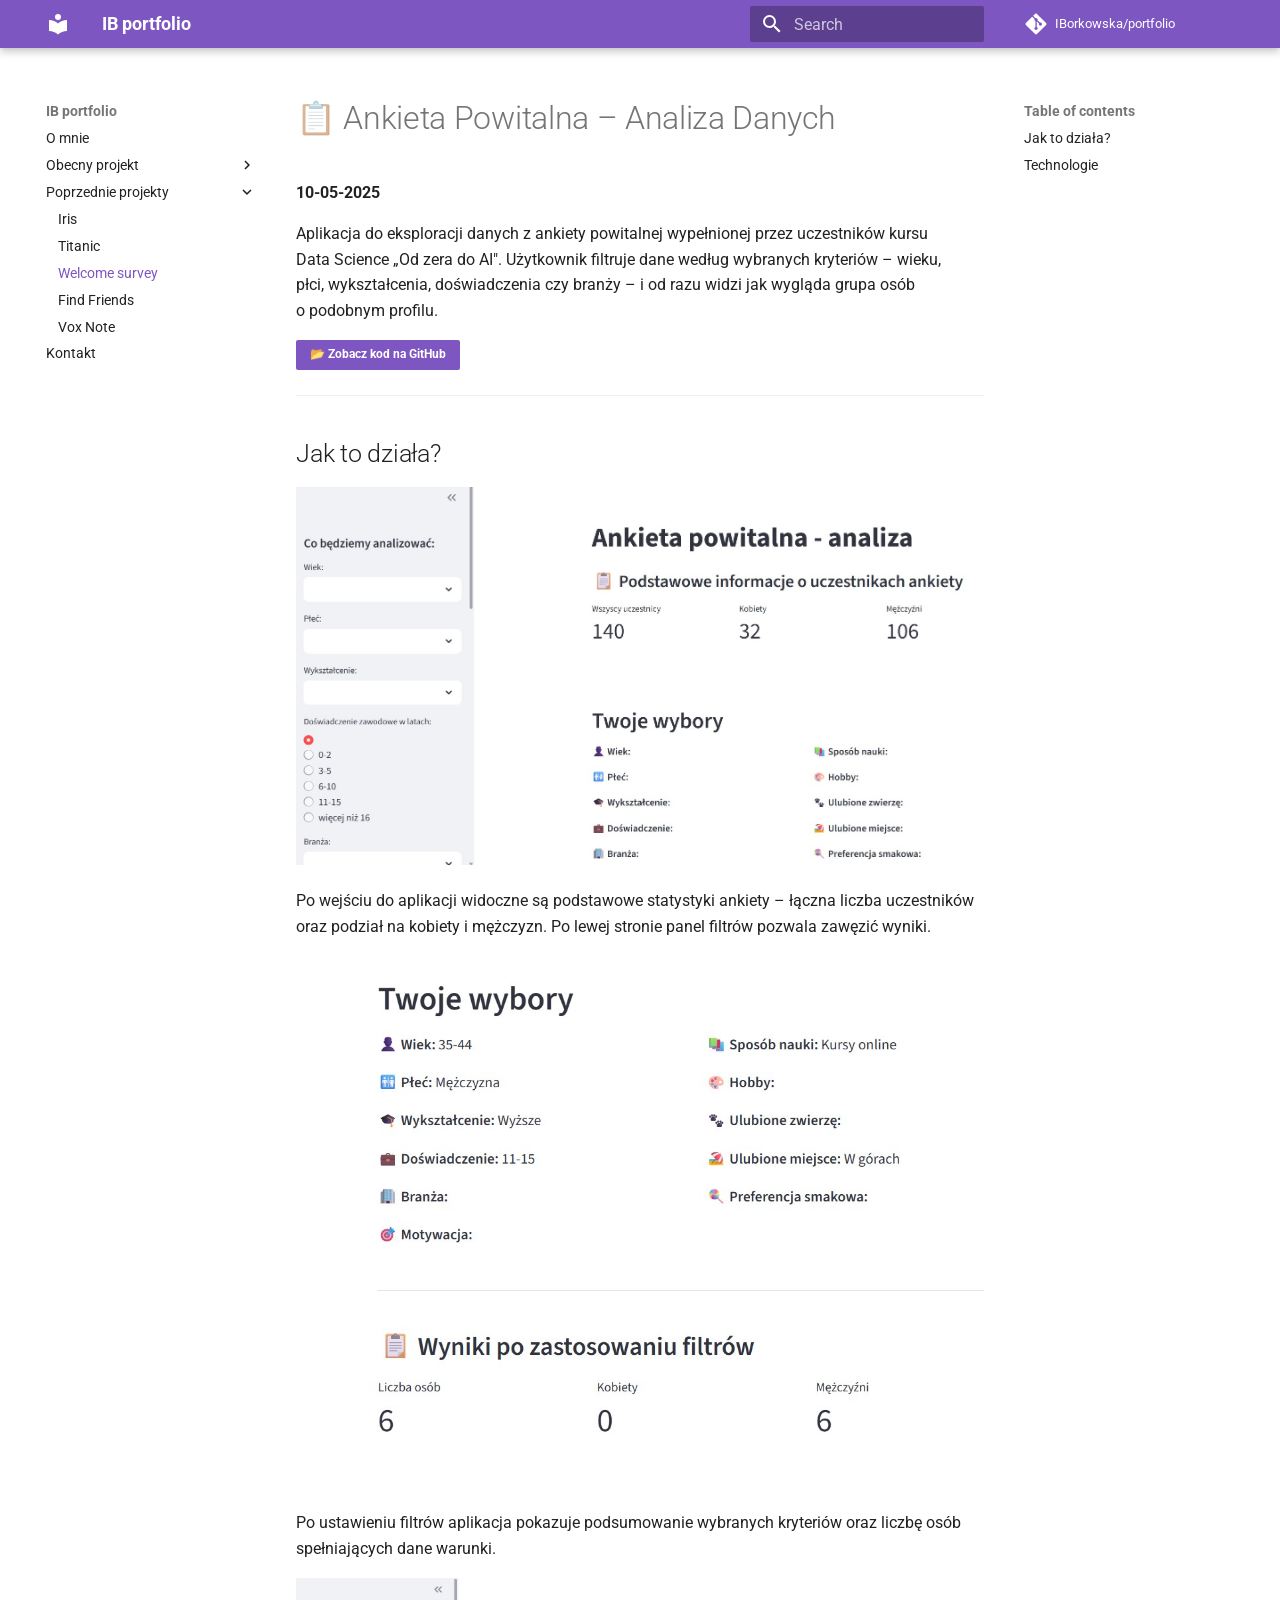
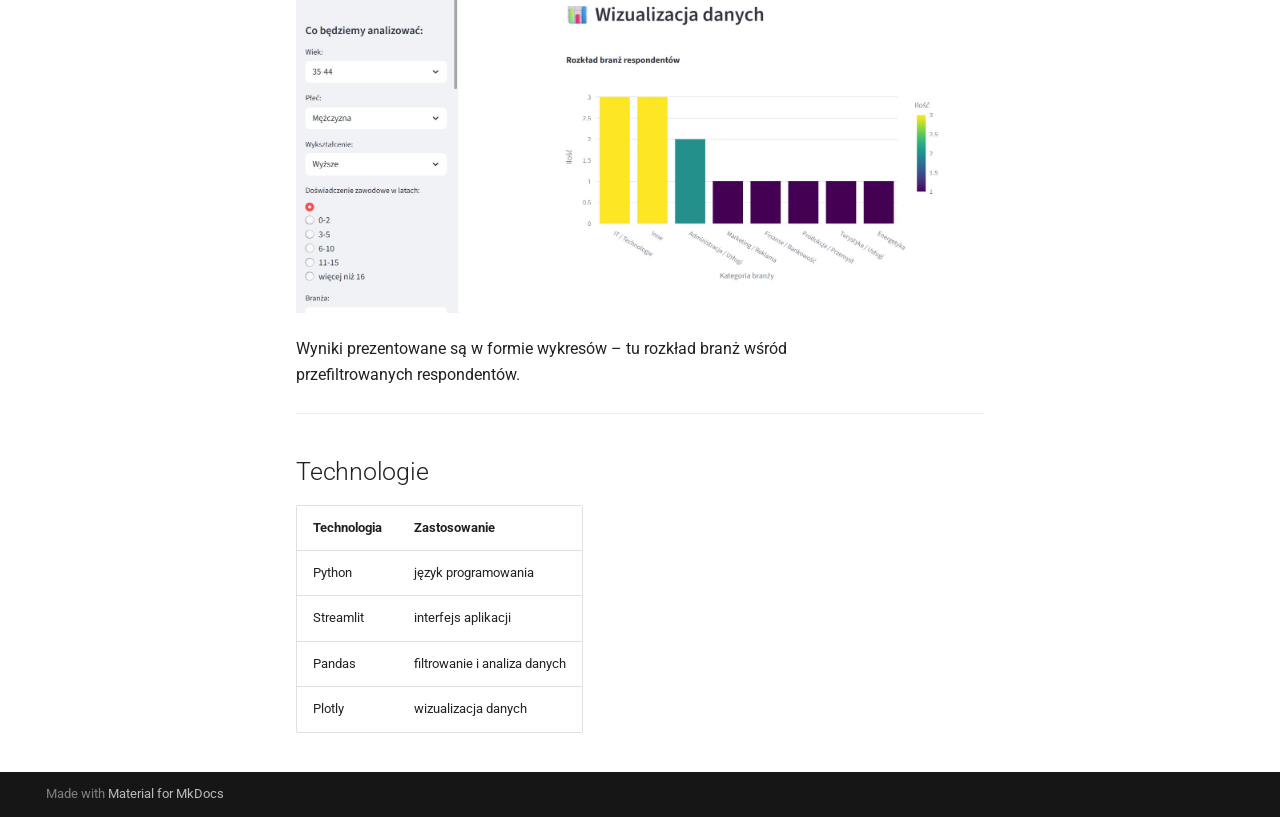
<file: welcome_survey/index.html>
<!doctype html>
<html lang="en" class="no-js">
  <head>
    
      <meta charset="utf-8">
      <meta name="viewport" content="width=device-width,initial-scale=1">
      
        <meta name="description" content="Portfolio moich projektów z Data Science i AI!">
      
      
        <meta name="author" content="Iwona Borkowska">
      
      
        <link rel="canonical" href="https://iborkowska.github.io/portfolio/welcome_survey/">
      
      
        <link rel="prev" href="../titanic/">
      
      
        <link rel="next" href="../find_friends/">
      
      
        
      
      
      <link rel="icon" href="../assets/images/favicon.png">
      <meta name="generator" content="mkdocs-1.6.1, mkdocs-material-9.7.6">
    
    
      
        <title>Welcome survey - IB portfolio</title>
      
    
    
      <link rel="stylesheet" href="../assets/stylesheets/main.484c7ddc.min.css">
      
        
        <link rel="stylesheet" href="../assets/stylesheets/palette.ab4e12ef.min.css">
      
      


    
    
      
    
    
      
        
        
        <link rel="preconnect" href="https://fonts.gstatic.com" crossorigin>
        <link rel="stylesheet" href="https://fonts.googleapis.com/css?family=Roboto:300,300i,400,400i,700,700i%7CRoboto+Mono:400,400i,700,700i&display=fallback">
        <style>:root{--md-text-font:"Roboto";--md-code-font:"Roboto Mono"}</style>
      
    
    
      <link rel="stylesheet" href="../stylesheets/extra.css">
    
    <script>__md_scope=new URL("..",location),__md_hash=e=>[...e].reduce(((e,_)=>(e<<5)-e+_.charCodeAt(0)),0),__md_get=(e,_=localStorage,t=__md_scope)=>JSON.parse(_.getItem(t.pathname+"."+e)),__md_set=(e,_,t=localStorage,a=__md_scope)=>{try{t.setItem(a.pathname+"."+e,JSON.stringify(_))}catch(e){}}</script>
    
      

    
    
  </head>
  
  
    
    
    
    
    
    <body dir="ltr" data-md-color-scheme="default" data-md-color-primary="deep-purple" data-md-color-accent="indigo">
  
    
    <input class="md-toggle" data-md-toggle="drawer" type="checkbox" id="__drawer" autocomplete="off">
    <input class="md-toggle" data-md-toggle="search" type="checkbox" id="__search" autocomplete="off">
    <label class="md-overlay" for="__drawer"></label>
    <div data-md-component="skip">
      
        
        <a href="#ankieta-powitalna-analiza-danych" class="md-skip">
          Skip to content
        </a>
      
    </div>
    <div data-md-component="announce">
      
    </div>
    
    
      

  

<header class="md-header md-header--shadow" data-md-component="header">
  <nav class="md-header__inner md-grid" aria-label="Header">
    <a href=".." title="IB portfolio" class="md-header__button md-logo" aria-label="IB portfolio" data-md-component="logo">
      
  
  <svg xmlns="http://www.w3.org/2000/svg" viewBox="0 0 24 24"><path d="M12 8a3 3 0 0 0 3-3 3 3 0 0 0-3-3 3 3 0 0 0-3 3 3 3 0 0 0 3 3m0 3.54C9.64 9.35 6.5 8 3 8v11c3.5 0 6.64 1.35 9 3.54 2.36-2.19 5.5-3.54 9-3.54V8c-3.5 0-6.64 1.35-9 3.54"/></svg>

    </a>
    <label class="md-header__button md-icon" for="__drawer">
      
      <svg xmlns="http://www.w3.org/2000/svg" viewBox="0 0 24 24"><path d="M3 6h18v2H3zm0 5h18v2H3zm0 5h18v2H3z"/></svg>
    </label>
    <div class="md-header__title" data-md-component="header-title">
      <div class="md-header__ellipsis">
        <div class="md-header__topic">
          <span class="md-ellipsis">
            IB portfolio
          </span>
        </div>
        <div class="md-header__topic" data-md-component="header-topic">
          <span class="md-ellipsis">
            
              Welcome survey
            
          </span>
        </div>
      </div>
    </div>
    
      
    
    
    
    
      
      
        <label class="md-header__button md-icon" for="__search">
          
          <svg xmlns="http://www.w3.org/2000/svg" viewBox="0 0 24 24"><path d="M9.5 3A6.5 6.5 0 0 1 16 9.5c0 1.61-.59 3.09-1.56 4.23l.27.27h.79l5 5-1.5 1.5-5-5v-.79l-.27-.27A6.52 6.52 0 0 1 9.5 16 6.5 6.5 0 0 1 3 9.5 6.5 6.5 0 0 1 9.5 3m0 2C7 5 5 7 5 9.5S7 14 9.5 14 14 12 14 9.5 12 5 9.5 5"/></svg>
        </label>
        <div class="md-search" data-md-component="search" role="dialog">
  <label class="md-search__overlay" for="__search"></label>
  <div class="md-search__inner" role="search">
    <form class="md-search__form" name="search">
      <input type="text" class="md-search__input" name="query" aria-label="Search" placeholder="Search" autocapitalize="off" autocorrect="off" autocomplete="off" spellcheck="false" data-md-component="search-query" required>
      <label class="md-search__icon md-icon" for="__search">
        
        <svg xmlns="http://www.w3.org/2000/svg" viewBox="0 0 24 24"><path d="M9.5 3A6.5 6.5 0 0 1 16 9.5c0 1.61-.59 3.09-1.56 4.23l.27.27h.79l5 5-1.5 1.5-5-5v-.79l-.27-.27A6.52 6.52 0 0 1 9.5 16 6.5 6.5 0 0 1 3 9.5 6.5 6.5 0 0 1 9.5 3m0 2C7 5 5 7 5 9.5S7 14 9.5 14 14 12 14 9.5 12 5 9.5 5"/></svg>
        
        <svg xmlns="http://www.w3.org/2000/svg" viewBox="0 0 24 24"><path d="M20 11v2H8l5.5 5.5-1.42 1.42L4.16 12l7.92-7.92L13.5 5.5 8 11z"/></svg>
      </label>
      <nav class="md-search__options" aria-label="Search">
        
        <button type="reset" class="md-search__icon md-icon" title="Clear" aria-label="Clear" tabindex="-1">
          
          <svg xmlns="http://www.w3.org/2000/svg" viewBox="0 0 24 24"><path d="M19 6.41 17.59 5 12 10.59 6.41 5 5 6.41 10.59 12 5 17.59 6.41 19 12 13.41 17.59 19 19 17.59 13.41 12z"/></svg>
        </button>
      </nav>
      
    </form>
    <div class="md-search__output">
      <div class="md-search__scrollwrap" tabindex="0" data-md-scrollfix>
        <div class="md-search-result" data-md-component="search-result">
          <div class="md-search-result__meta">
            Initializing search
          </div>
          <ol class="md-search-result__list" role="presentation"></ol>
        </div>
      </div>
    </div>
  </div>
</div>
      
    
    
      <div class="md-header__source">
        <a href="https://github.com/IBorkowska/portfolio" title="Go to repository" class="md-source" data-md-component="source">
  <div class="md-source__icon md-icon">
    
    <svg xmlns="http://www.w3.org/2000/svg" viewBox="0 0 448 512"><!--! Font Awesome Free 7.1.0 by @fontawesome - https://fontawesome.com License - https://fontawesome.com/license/free (Icons: CC BY 4.0, Fonts: SIL OFL 1.1, Code: MIT License) Copyright 2025 Fonticons, Inc.--><path d="M439.6 236.1 244 40.5c-5.4-5.5-12.8-8.5-20.4-8.5s-15 3-20.4 8.4L162.5 81l51.5 51.5c27.1-9.1 52.7 16.8 43.4 43.7l49.7 49.7c34.2-11.8 61.2 31 35.5 56.7-26.5 26.5-70.2-2.9-56-37.3L240.3 199v121.9c25.3 12.5 22.3 41.8 9.1 55-6.4 6.4-15.2 10.1-24.3 10.1s-17.8-3.6-24.3-10.1c-17.6-17.6-11.1-46.9 11.2-56v-123c-20.8-8.5-24.6-30.7-18.6-45L142.6 101 8.5 235.1C3 240.6 0 247.9 0 255.5s3 15 8.5 20.4l195.6 195.7c5.4 5.4 12.7 8.4 20.4 8.4s15-3 20.4-8.4l194.7-194.7c5.4-5.4 8.4-12.8 8.4-20.4s-3-15-8.4-20.4"/></svg>
  </div>
  <div class="md-source__repository">
    IBorkowska/portfolio
  </div>
</a>
      </div>
    
  </nav>
  
</header>
    
    <div class="md-container" data-md-component="container">
      
      
        
          
        
      
      <main class="md-main" data-md-component="main">
        <div class="md-main__inner md-grid">
          
            
              
              <div class="md-sidebar md-sidebar--primary" data-md-component="sidebar" data-md-type="navigation" >
                <div class="md-sidebar__scrollwrap">
                  <div class="md-sidebar__inner">
                    



<nav class="md-nav md-nav--primary" aria-label="Navigation" data-md-level="0">
  <label class="md-nav__title" for="__drawer">
    <a href=".." title="IB portfolio" class="md-nav__button md-logo" aria-label="IB portfolio" data-md-component="logo">
      
  
  <svg xmlns="http://www.w3.org/2000/svg" viewBox="0 0 24 24"><path d="M12 8a3 3 0 0 0 3-3 3 3 0 0 0-3-3 3 3 0 0 0-3 3 3 3 0 0 0 3 3m0 3.54C9.64 9.35 6.5 8 3 8v11c3.5 0 6.64 1.35 9 3.54 2.36-2.19 5.5-3.54 9-3.54V8c-3.5 0-6.64 1.35-9 3.54"/></svg>

    </a>
    IB portfolio
  </label>
  
    <div class="md-nav__source">
      <a href="https://github.com/IBorkowska/portfolio" title="Go to repository" class="md-source" data-md-component="source">
  <div class="md-source__icon md-icon">
    
    <svg xmlns="http://www.w3.org/2000/svg" viewBox="0 0 448 512"><!--! Font Awesome Free 7.1.0 by @fontawesome - https://fontawesome.com License - https://fontawesome.com/license/free (Icons: CC BY 4.0, Fonts: SIL OFL 1.1, Code: MIT License) Copyright 2025 Fonticons, Inc.--><path d="M439.6 236.1 244 40.5c-5.4-5.5-12.8-8.5-20.4-8.5s-15 3-20.4 8.4L162.5 81l51.5 51.5c27.1-9.1 52.7 16.8 43.4 43.7l49.7 49.7c34.2-11.8 61.2 31 35.5 56.7-26.5 26.5-70.2-2.9-56-37.3L240.3 199v121.9c25.3 12.5 22.3 41.8 9.1 55-6.4 6.4-15.2 10.1-24.3 10.1s-17.8-3.6-24.3-10.1c-17.6-17.6-11.1-46.9 11.2-56v-123c-20.8-8.5-24.6-30.7-18.6-45L142.6 101 8.5 235.1C3 240.6 0 247.9 0 255.5s3 15 8.5 20.4l195.6 195.7c5.4 5.4 12.7 8.4 20.4 8.4s15-3 20.4-8.4l194.7-194.7c5.4-5.4 8.4-12.8 8.4-20.4s-3-15-8.4-20.4"/></svg>
  </div>
  <div class="md-source__repository">
    IBorkowska/portfolio
  </div>
</a>
    </div>
  
  <ul class="md-nav__list" data-md-scrollfix>
    
      
      
  
  
  
  
    <li class="md-nav__item">
      <a href=".." class="md-nav__link">
        
  
  
  <span class="md-ellipsis">
    
  
    O mnie
  

    
  </span>
  
  

      </a>
    </li>
  

    
      
      
  
  
  
  
    
    
    
    
    
    <li class="md-nav__item md-nav__item--nested">
      
        
        
        <input class="md-nav__toggle md-toggle " type="checkbox" id="__nav_2" >
        
          
          <label class="md-nav__link" for="__nav_2" id="__nav_2_label" tabindex="0">
            
  
  
  <span class="md-ellipsis">
    
  
    Obecny projekt
  

    
  </span>
  
  

            <span class="md-nav__icon md-icon"></span>
          </label>
        
        <nav class="md-nav" data-md-level="1" aria-labelledby="__nav_2_label" aria-expanded="false">
          <label class="md-nav__title" for="__nav_2">
            <span class="md-nav__icon md-icon"></span>
            
  
    Obecny projekt
  

          </label>
          <ul class="md-nav__list" data-md-scrollfix>
            
              
                
  
  
  
  
    <li class="md-nav__item">
      <a href="../halfmarathon/" class="md-nav__link">
        
  
  
  <span class="md-ellipsis">
    
  
    Halfmarathon
  

    
  </span>
  
  

      </a>
    </li>
  

              
            
          </ul>
        </nav>
      
    </li>
  

    
      
      
  
  
    
  
  
  
    
    
    
    
    
    <li class="md-nav__item md-nav__item--active md-nav__item--nested">
      
        
        
        <input class="md-nav__toggle md-toggle " type="checkbox" id="__nav_3" checked>
        
          
          <label class="md-nav__link" for="__nav_3" id="__nav_3_label" tabindex="0">
            
  
  
  <span class="md-ellipsis">
    
  
    Poprzednie projekty
  

    
  </span>
  
  

            <span class="md-nav__icon md-icon"></span>
          </label>
        
        <nav class="md-nav" data-md-level="1" aria-labelledby="__nav_3_label" aria-expanded="true">
          <label class="md-nav__title" for="__nav_3">
            <span class="md-nav__icon md-icon"></span>
            
  
    Poprzednie projekty
  

          </label>
          <ul class="md-nav__list" data-md-scrollfix>
            
              
                
  
  
  
  
    <li class="md-nav__item">
      <a href="../iris/" class="md-nav__link">
        
  
  
  <span class="md-ellipsis">
    
  
    Iris
  

    
  </span>
  
  

      </a>
    </li>
  

              
            
              
                
  
  
  
  
    <li class="md-nav__item">
      <a href="../titanic/" class="md-nav__link">
        
  
  
  <span class="md-ellipsis">
    
  
    Titanic
  

    
  </span>
  
  

      </a>
    </li>
  

              
            
              
                
  
  
    
  
  
  
    <li class="md-nav__item md-nav__item--active">
      
      <input class="md-nav__toggle md-toggle" type="checkbox" id="__toc">
      
      
        
      
      
        <label class="md-nav__link md-nav__link--active" for="__toc">
          
  
  
  <span class="md-ellipsis">
    
  
    Welcome survey
  

    
  </span>
  
  

          <span class="md-nav__icon md-icon"></span>
        </label>
      
      <a href="./" class="md-nav__link md-nav__link--active">
        
  
  
  <span class="md-ellipsis">
    
  
    Welcome survey
  

    
  </span>
  
  

      </a>
      
        

<nav class="md-nav md-nav--secondary" aria-label="Table of contents">
  
  
  
    
  
  
    <label class="md-nav__title" for="__toc">
      <span class="md-nav__icon md-icon"></span>
      Table of contents
    </label>
    <ul class="md-nav__list" data-md-component="toc" data-md-scrollfix>
      
        <li class="md-nav__item">
  <a href="#jak-to-dziaa" class="md-nav__link">
    <span class="md-ellipsis">
      
        Jak to działa?
      
    </span>
  </a>
  
</li>
      
        <li class="md-nav__item">
  <a href="#technologie" class="md-nav__link">
    <span class="md-ellipsis">
      
        Technologie
      
    </span>
  </a>
  
</li>
      
    </ul>
  
</nav>
      
    </li>
  

              
            
              
                
  
  
  
  
    <li class="md-nav__item">
      <a href="../find_friends/" class="md-nav__link">
        
  
  
  <span class="md-ellipsis">
    
  
    Find Friends
  

    
  </span>
  
  

      </a>
    </li>
  

              
            
              
                
  
  
  
  
    <li class="md-nav__item">
      <a href="../vox_note/" class="md-nav__link">
        
  
  
  <span class="md-ellipsis">
    
  
    Vox Note
  

    
  </span>
  
  

      </a>
    </li>
  

              
            
          </ul>
        </nav>
      
    </li>
  

    
      
      
  
  
  
  
    <li class="md-nav__item">
      <a href="../contact/" class="md-nav__link">
        
  
  
  <span class="md-ellipsis">
    
  
    Kontakt
  

    
  </span>
  
  

      </a>
    </li>
  

    
  </ul>
</nav>
                  </div>
                </div>
              </div>
            
            
              
              <div class="md-sidebar md-sidebar--secondary" data-md-component="sidebar" data-md-type="toc" >
                <div class="md-sidebar__scrollwrap">
                  <div class="md-sidebar__inner">
                    

<nav class="md-nav md-nav--secondary" aria-label="Table of contents">
  
  
  
    
  
  
    <label class="md-nav__title" for="__toc">
      <span class="md-nav__icon md-icon"></span>
      Table of contents
    </label>
    <ul class="md-nav__list" data-md-component="toc" data-md-scrollfix>
      
        <li class="md-nav__item">
  <a href="#jak-to-dziaa" class="md-nav__link">
    <span class="md-ellipsis">
      
        Jak to działa?
      
    </span>
  </a>
  
</li>
      
        <li class="md-nav__item">
  <a href="#technologie" class="md-nav__link">
    <span class="md-ellipsis">
      
        Technologie
      
    </span>
  </a>
  
</li>
      
    </ul>
  
</nav>
                  </div>
                </div>
              </div>
            
          
          
            <div class="md-content" data-md-component="content">
              
              <article class="md-content__inner md-typeset">
                
                  


  
  


<h1 id="ankieta-powitalna-analiza-danych">📋 Ankieta Powitalna – Analiza Danych</h1>
<p><strong>10-05-2025</strong></p>
<p>Aplikacja do eksploracji danych z ankiety powitalnej wypełnionej przez uczestników kursu Data Science „Od zera do AI". Użytkownik filtruje dane według wybranych kryteriów – wieku, płci, wykształcenia, doświadczenia czy branży – i od razu widzi jak wygląda grupa osób o podobnym profilu.</p>
<p><a href="https://github.com/IBorkowska/Aplikacja-Ankieta-Powitalna" class="md-button md-button--primary" target="_blank">📂 Zobacz kod na GitHub</a></p>
<hr />
<h2 id="jak-to-dziaa">Jak to działa?</h2>
<p><img alt="Strona główna" src="images/ankieta_screen_1.jpg" /></p>
<p>Po wejściu do aplikacji widoczne są podstawowe statystyki ankiety – łączna liczba uczestników oraz podział na kobiety i mężczyzn. Po lewej stronie panel filtrów pozwala zawęzić wyniki.</p>
<p><img alt="Twoje wybory i wyniki" src="images/ankieta_screen_2.jpg" /></p>
<p>Po ustawieniu filtrów aplikacja pokazuje podsumowanie wybranych kryteriów oraz liczbę osób spełniających dane warunki.</p>
<p><img alt="Wizualizacja danych" src="images/ankieta_screen_3.jpg" /></p>
<p>Wyniki prezentowane są w formie wykresów – tu rozkład branż wśród przefiltrowanych respondentów.</p>
<hr />
<h2 id="technologie">Technologie</h2>
<table>
<thead>
<tr>
<th>Technologia</th>
<th>Zastosowanie</th>
</tr>
</thead>
<tbody>
<tr>
<td>Python</td>
<td>język programowania</td>
</tr>
<tr>
<td>Streamlit</td>
<td>interfejs aplikacji</td>
</tr>
<tr>
<td>Pandas</td>
<td>filtrowanie i analiza danych</td>
</tr>
<tr>
<td>Plotly</td>
<td>wizualizacja danych</td>
</tr>
</tbody>
</table>












                
              </article>
            </div>
          
          
<script>var target=document.getElementById(location.hash.slice(1));target&&target.name&&(target.checked=target.name.startsWith("__tabbed_"))</script>
        </div>
        
      </main>
      
        <footer class="md-footer">
  
  <div class="md-footer-meta md-typeset">
    <div class="md-footer-meta__inner md-grid">
      <div class="md-copyright">
  
  
    Made with
    <a href="https://squidfunk.github.io/mkdocs-material/" target="_blank" rel="noopener">
      Material for MkDocs
    </a>
  
</div>
      
    </div>
  </div>
</footer>
      
    </div>
    <div class="md-dialog" data-md-component="dialog">
      <div class="md-dialog__inner md-typeset"></div>
    </div>
    
    
    
      
      
      <script id="__config" type="application/json">{"annotate": null, "base": "..", "features": [], "search": "../assets/javascripts/workers/search.2c215733.min.js", "tags": null, "translations": {"clipboard.copied": "Copied to clipboard", "clipboard.copy": "Copy to clipboard", "search.result.more.one": "1 more on this page", "search.result.more.other": "# more on this page", "search.result.none": "No matching documents", "search.result.one": "1 matching document", "search.result.other": "# matching documents", "search.result.placeholder": "Type to start searching", "search.result.term.missing": "Missing", "select.version": "Select version"}, "version": null}</script>
    
    
      <script src="../assets/javascripts/bundle.79ae519e.min.js"></script>
      
        <script src="../javascripts/extra.js"></script>
      
    
  </body>
</html>
</file>
<file: stylesheets/extra.css>
p {
    hanging-punctuation: last;
    text-wrap: pretty;
}

.md-content h3 {
    border-left: 4px solid var(--md-primary-fg-color);
    padding-left: 12px;
    margin-top: 1.5em;
}

.md-content a.md-button {
    padding: 0.3em 1em;
    font-size: 0.75em;
}

.md-content button.md-button {
    padding: 0.3em 1em;
    font-size: 0.75em;
}
</file>
<file: assets/stylesheets/main.484c7ddc.min.css>
@charset "UTF-8";html{-webkit-text-size-adjust:none;-moz-text-size-adjust:none;text-size-adjust:none;box-sizing:border-box}*,:after,:before{box-sizing:inherit}@media (prefers-reduced-motion){*,:after,:before{transition:none!important}}body{margin:0}a,button,input,label{-webkit-tap-highlight-color:transparent}a{color:inherit;text-decoration:none}hr{border:0;box-sizing:initial;display:block;height:.05rem;overflow:visible;padding:0}small{font-size:80%}sub,sup{line-height:1em}img{border-style:none}table{border-collapse:initial;border-spacing:0}td,th{font-weight:400;vertical-align:top}button{background:#0000;border:0;font-family:inherit;font-size:inherit;margin:0;padding:0}input{border:0;outline:none}:root{--md-primary-fg-color:#4051b5;--md-primary-fg-color--light:#5d6cc0;--md-primary-fg-color--dark:#303fa1;--md-primary-bg-color:#fff;--md-primary-bg-color--light:#ffffffb3;--md-accent-fg-color:#526cfe;--md-accent-fg-color--transparent:#526cfe1a;--md-accent-bg-color:#fff;--md-accent-bg-color--light:#ffffffb3}[data-md-color-scheme=default]{color-scheme:light}[data-md-color-scheme=default] img[src$="#gh-dark-mode-only"],[data-md-color-scheme=default] img[src$="#only-dark"]{display:none}:root,[data-md-color-scheme=default]{--md-hue:225deg;--md-default-fg-color:#000000de;--md-default-fg-color--light:#0000008a;--md-default-fg-color--lighter:#00000052;--md-default-fg-color--lightest:#00000012;--md-default-bg-color:#fff;--md-default-bg-color--light:#ffffffb3;--md-default-bg-color--lighter:#ffffff4d;--md-default-bg-color--lightest:#ffffff1f;--md-code-fg-color:#36464e;--md-code-bg-color:#f5f5f5;--md-code-bg-color--light:#f5f5f5b3;--md-code-bg-color--lighter:#f5f5f54d;--md-code-hl-color:#4287ff;--md-code-hl-color--light:#4287ff1a;--md-code-hl-number-color:#d52a2a;--md-code-hl-special-color:#db1457;--md-code-hl-function-color:#a846b9;--md-code-hl-constant-color:#6e59d9;--md-code-hl-keyword-color:#3f6ec6;--md-code-hl-string-color:#1c7d4d;--md-code-hl-name-color:var(--md-code-fg-color);--md-code-hl-operator-color:var(--md-default-fg-color--light);--md-code-hl-punctuation-color:var(--md-default-fg-color--light);--md-code-hl-comment-color:var(--md-default-fg-color--light);--md-code-hl-generic-color:var(--md-default-fg-color--light);--md-code-hl-variable-color:var(--md-default-fg-color--light);--md-typeset-color:var(--md-default-fg-color);--md-typeset-a-color:var(--md-primary-fg-color);--md-typeset-del-color:#f5503d26;--md-typeset-ins-color:#0bd57026;--md-typeset-kbd-color:#fafafa;--md-typeset-kbd-accent-color:#fff;--md-typeset-kbd-border-color:#b8b8b8;--md-typeset-mark-color:#ffff0080;--md-typeset-table-color:#0000001f;--md-typeset-table-color--light:rgba(0,0,0,.035);--md-admonition-fg-color:var(--md-default-fg-color);--md-admonition-bg-color:var(--md-default-bg-color);--md-warning-fg-color:#000000de;--md-warning-bg-color:#ff9;--md-footer-fg-color:#fff;--md-footer-fg-color--light:#ffffffb3;--md-footer-fg-color--lighter:#ffffff73;--md-footer-bg-color:#000000de;--md-footer-bg-color--dark:#00000052;--md-shadow-z1:0 0.2rem 0.5rem #0000000d,0 0 0.05rem #0000001a;--md-shadow-z2:0 0.2rem 0.5rem #0000001a,0 0 0.05rem #00000040;--md-shadow-z3:0 0.2rem 0.5rem #0003,0 0 0.05rem #00000059}.md-icon svg{fill:currentcolor;display:block;height:1.2rem;width:1.2rem}body{-webkit-font-smoothing:antialiased;-moz-osx-font-smoothing:grayscale;--md-text-font-family:var(--md-text-font,_),-apple-system,BlinkMacSystemFont,Helvetica,Arial,sans-serif;--md-code-font-family:var(--md-code-font,_),SFMono-Regular,Consolas,Menlo,monospace}aside,body,input{font-feature-settings:"kern","liga";color:var(--md-typeset-color);font-family:var(--md-text-font-family)}code,kbd,pre{font-feature-settings:"kern";font-family:var(--md-code-font-family)}:root{--md-typeset-table-sort-icon:url('data:image/svg+xml;charset=utf-8,<svg xmlns="http://www.w3.org/2000/svg" viewBox="0 0 24 24"><path d="m18 21-4-4h3V7h-3l4-4 4 4h-3v10h3M2 19v-2h10v2M2 13v-2h7v2M2 7V5h4v2z"/></svg>');--md-typeset-table-sort-icon--asc:url('data:image/svg+xml;charset=utf-8,<svg xmlns="http://www.w3.org/2000/svg" viewBox="0 0 24 24"><path d="M19 17h3l-4 4-4-4h3V3h2M2 17h10v2H2M6 5v2H2V5m0 6h7v2H2z"/></svg>');--md-typeset-table-sort-icon--desc:url('data:image/svg+xml;charset=utf-8,<svg xmlns="http://www.w3.org/2000/svg" viewBox="0 0 24 24"><path d="M19 7h3l-4-4-4 4h3v14h2M2 17h10v2H2M6 5v2H2V5m0 6h7v2H2z"/></svg>')}.md-typeset{-webkit-print-color-adjust:exact;color-adjust:exact;font-size:.8rem;line-height:1.6;overflow-wrap:break-word}@media print{.md-typeset{font-size:.68rem}}.md-typeset blockquote,.md-typeset dl,.md-typeset figure,.md-typeset ol,.md-typeset pre,.md-typeset ul{margin-bottom:1em;margin-top:1em}.md-typeset h1{color:var(--md-default-fg-color--light);font-size:2em;line-height:1.3;margin:0 0 1.25em}.md-typeset h1,.md-typeset h2{font-weight:300;letter-spacing:-.01em}.md-typeset h2{font-size:1.5625em;line-height:1.4;margin:1.6em 0 .64em}.md-typeset h3{font-size:1.25em;font-weight:400;letter-spacing:-.01em;line-height:1.5;margin:1.6em 0 .8em}.md-typeset h2+h3{margin-top:.8em}.md-typeset h4{font-weight:700;letter-spacing:-.01em;margin:1em 0}.md-typeset h5,.md-typeset h6{color:var(--md-default-fg-color--light);font-size:.8em;font-weight:700;letter-spacing:-.01em;margin:1.25em 0}.md-typeset h5{text-transform:uppercase}.md-typeset h5 code{text-transform:none}.md-typeset hr{border-bottom:.05rem solid var(--md-default-fg-color--lightest);display:flow-root;margin:1.5em 0}.md-typeset a{color:var(--md-typeset-a-color);word-break:break-word}.md-typeset a,.md-typeset a:before{transition:color 125ms}.md-typeset a:focus,.md-typeset a:hover{color:var(--md-accent-fg-color)}.md-typeset a:focus code,.md-typeset a:hover code{background-color:var(--md-accent-fg-color--transparent);color:var(--md-accent-fg-color)}.md-typeset a code{color:var(--md-typeset-a-color)}.md-typeset a.focus-visible{outline-color:var(--md-accent-fg-color);outline-offset:.2rem}.md-typeset code,.md-typeset kbd,.md-typeset pre{color:var(--md-code-fg-color);direction:ltr;font-variant-ligatures:none;transition:background-color 125ms}@media print{.md-typeset code,.md-typeset kbd,.md-typeset pre{white-space:pre-wrap}}.md-typeset code{background-color:var(--md-code-bg-color);border-radius:.1rem;-webkit-box-decoration-break:clone;box-decoration-break:clone;font-size:.85em;padding:0 .2941176471em;transition:color 125ms,background-color 125ms;word-break:break-word}.md-typeset code:not(.focus-visible){-webkit-tap-highlight-color:transparent;outline:none}.md-typeset pre{display:flow-root;line-height:1.4;position:relative}.md-typeset pre>code{-webkit-box-decoration-break:slice;box-decoration-break:slice;box-shadow:none;display:block;margin:0;outline-color:var(--md-accent-fg-color);overflow:auto;padding:.7720588235em 1.1764705882em;scrollbar-color:var(--md-default-fg-color--lighter) #0000;scrollbar-width:thin;touch-action:auto;word-break:normal}.md-typeset pre>code:hover{scrollbar-color:var(--md-accent-fg-color) #0000}.md-typeset pre>code::-webkit-scrollbar{height:.2rem;width:.2rem}.md-typeset pre>code::-webkit-scrollbar-thumb{background-color:var(--md-default-fg-color--lighter)}.md-typeset pre>code::-webkit-scrollbar-thumb:hover{background-color:var(--md-accent-fg-color)}.md-typeset kbd{background-color:var(--md-typeset-kbd-color);border-radius:.1rem;box-shadow:0 .1rem 0 .05rem var(--md-typeset-kbd-border-color),0 .1rem 0 var(--md-typeset-kbd-border-color),0 -.1rem .2rem var(--md-typeset-kbd-accent-color) inset;color:var(--md-default-fg-color);display:inline-block;font-size:.75em;padding:0 .6666666667em;vertical-align:text-top;word-break:break-word}.md-typeset mark{background-color:var(--md-typeset-mark-color);-webkit-box-decoration-break:clone;box-decoration-break:clone;color:inherit;word-break:break-word}.md-typeset abbr{cursor:help;text-decoration:none}.md-typeset [data-preview],.md-typeset abbr{border-bottom:.05rem dotted var(--md-default-fg-color--light)}.md-typeset small{opacity:.75}[dir=ltr] .md-typeset sub,[dir=ltr] .md-typeset sup{margin-left:.078125em}[dir=rtl] .md-typeset sub,[dir=rtl] .md-typeset sup{margin-right:.078125em}[dir=ltr] .md-typeset blockquote{padding-left:.6rem}[dir=rtl] .md-typeset blockquote{padding-right:.6rem}[dir=ltr] .md-typeset blockquote{border-left:.2rem solid var(--md-default-fg-color--lighter)}[dir=rtl] .md-typeset blockquote{border-right:.2rem solid var(--md-default-fg-color--lighter)}.md-typeset blockquote{color:var(--md-default-fg-color--light);margin-left:0;margin-right:0}.md-typeset ul{list-style-type:disc}.md-typeset ul[type]{list-style-type:revert-layer}[dir=ltr] .md-typeset ol,[dir=ltr] .md-typeset ul{margin-left:.625em}[dir=rtl] .md-typeset ol,[dir=rtl] .md-typeset ul{margin-right:.625em}.md-typeset ol,.md-typeset ul{padding:0}.md-typeset ol:not([hidden]),.md-typeset ul:not([hidden]){display:flow-root}.md-typeset ol ol,.md-typeset ul ol{list-style-type:lower-alpha}.md-typeset ol ol ol,.md-typeset ul ol ol{list-style-type:lower-roman}.md-typeset ol ol ol ol,.md-typeset ul ol ol ol{list-style-type:upper-alpha}.md-typeset ol ol ol ol ol,.md-typeset ul ol ol ol ol{list-style-type:upper-roman}.md-typeset ol[type],.md-typeset ul[type]{list-style-type:revert-layer}[dir=ltr] .md-typeset ol li,[dir=ltr] .md-typeset ul li{margin-left:1.25em}[dir=rtl] .md-typeset ol li,[dir=rtl] .md-typeset ul li{margin-right:1.25em}.md-typeset ol li,.md-typeset ul li{margin-bottom:.5em}.md-typeset ol li blockquote,.md-typeset ol li p,.md-typeset ul li blockquote,.md-typeset ul li p{margin:.5em 0}.md-typeset ol li:last-child,.md-typeset ul li:last-child{margin-bottom:0}[dir=ltr] .md-typeset ol li ol,[dir=ltr] .md-typeset ol li ul,[dir=ltr] .md-typeset ul li ol,[dir=ltr] .md-typeset ul li ul{margin-left:.625em}[dir=rtl] .md-typeset ol li ol,[dir=rtl] .md-typeset ol li ul,[dir=rtl] .md-typeset ul li ol,[dir=rtl] .md-typeset ul li ul{margin-right:.625em}.md-typeset ol li ol,.md-typeset ol li ul,.md-typeset ul li ol,.md-typeset ul li ul{margin-bottom:.5em;margin-top:.5em}[dir=ltr] .md-typeset dd{margin-left:1.875em}[dir=rtl] .md-typeset dd{margin-right:1.875em}.md-typeset dd{margin-bottom:1.5em;margin-top:1em}.md-typeset img,.md-typeset svg,.md-typeset video{height:auto;max-width:100%}.md-typeset img[align=left]{margin:1em 1em 1em 0}.md-typeset img[align=right]{margin:1em 0 1em 1em}.md-typeset img[align]:only-child{margin-top:0}.md-typeset figure{display:flow-root;margin:1em auto;max-width:100%;text-align:center;width:fit-content}.md-typeset figure img{display:block;margin:0 auto}.md-typeset figcaption{font-style:italic;margin:1em auto;max-width:24rem}.md-typeset iframe{max-width:100%}.md-typeset table:not([class]){background-color:var(--md-default-bg-color);border:.05rem solid var(--md-typeset-table-color);border-radius:.1rem;display:inline-block;font-size:.64rem;max-width:100%;overflow:auto;touch-action:auto}@media print{.md-typeset table:not([class]){display:table}}.md-typeset table:not([class])+*{margin-top:1.5em}.md-typeset table:not([class]) td>:first-child,.md-typeset table:not([class]) th>:first-child{margin-top:0}.md-typeset table:not([class]) td>:last-child,.md-typeset table:not([class]) th>:last-child{margin-bottom:0}.md-typeset table:not([class]) td:not([align]),.md-typeset table:not([class]) th:not([align]){text-align:left}[dir=rtl] .md-typeset table:not([class]) td:not([align]),[dir=rtl] .md-typeset table:not([class]) th:not([align]){text-align:right}.md-typeset table:not([class]) th{font-weight:700;min-width:5rem;padding:.9375em 1.25em;vertical-align:top}.md-typeset table:not([class]) td{border-top:.05rem solid var(--md-typeset-table-color);padding:.9375em 1.25em;vertical-align:top}.md-typeset table:not([class]) tbody tr{transition:background-color 125ms}.md-typeset table:not([class]) tbody tr:hover{background-color:var(--md-typeset-table-color--light);box-shadow:0 .05rem 0 var(--md-default-bg-color) inset}.md-typeset table:not([class]) a{word-break:normal}.md-typeset table th[role=columnheader]{cursor:pointer}[dir=ltr] .md-typeset table th[role=columnheader]:after{margin-left:.5em}[dir=rtl] .md-typeset table th[role=columnheader]:after{margin-right:.5em}.md-typeset table th[role=columnheader]:after{content:"";display:inline-block;height:1.2em;-webkit-mask-image:var(--md-typeset-table-sort-icon);mask-image:var(--md-typeset-table-sort-icon);-webkit-mask-repeat:no-repeat;mask-repeat:no-repeat;-webkit-mask-size:contain;mask-size:contain;transition:background-color 125ms;vertical-align:text-bottom;width:1.2em}.md-typeset table th[role=columnheader]:hover:after{background-color:var(--md-default-fg-color--lighter)}.md-typeset table th[role=columnheader][aria-sort=ascending]:after{background-color:var(--md-default-fg-color--light);-webkit-mask-image:var(--md-typeset-table-sort-icon--asc);mask-image:var(--md-typeset-table-sort-icon--asc)}.md-typeset table th[role=columnheader][aria-sort=descending]:after{background-color:var(--md-default-fg-color--light);-webkit-mask-image:var(--md-typeset-table-sort-icon--desc);mask-image:var(--md-typeset-table-sort-icon--desc)}.md-typeset__scrollwrap{margin:1em -.8rem;overflow-x:auto;touch-action:auto}.md-typeset__table{display:inline-block;margin-bottom:.5em;padding:0 .8rem}@media print{.md-typeset__table{display:block}}html .md-typeset__table table{display:table;margin:0;overflow:hidden;width:100%}@media screen and (max-width:44.984375em){.md-content__inner>pre{margin:1em -.8rem}.md-content__inner>pre code{border-radius:0}}.md-typeset .md-author{border-radius:100%;display:block;flex-shrink:0;height:1.6rem;overflow:hidden;position:relative;transition:color 125ms,transform 125ms;width:1.6rem}.md-typeset .md-author img{display:block}.md-typeset .md-author--more{background:var(--md-default-fg-color--lightest);color:var(--md-default-fg-color--lighter);font-size:.6rem;font-weight:700;line-height:1.6rem;text-align:center}.md-typeset .md-author--long{height:2.4rem;width:2.4rem}.md-typeset a.md-author{transform:scale(1)}.md-typeset a.md-author img{border-radius:100%;filter:grayscale(100%) opacity(75%);transition:filter 125ms}.md-typeset a.md-author:focus,.md-typeset a.md-author:hover{transform:scale(1.1);z-index:1}.md-typeset a.md-author:focus img,.md-typeset a.md-author:hover img{filter:grayscale(0)}.md-banner{background-color:var(--md-footer-bg-color);color:var(--md-footer-fg-color);overflow:auto}@media print{.md-banner{display:none}}.md-banner--warning{background-color:var(--md-warning-bg-color);color:var(--md-warning-fg-color)}.md-banner__inner{font-size:.7rem;margin:.6rem auto;padding:0 .8rem}[dir=ltr] .md-banner__button{float:right}[dir=rtl] .md-banner__button{float:left}.md-banner__button{color:inherit;cursor:pointer;transition:opacity .25s}.no-js .md-banner__button{display:none}.md-banner__button:hover{opacity:.7}html{font-size:125%;height:100%;overflow-x:hidden}@media screen and (min-width:100em){html{font-size:137.5%}}@media screen and (min-width:125em){html{font-size:150%}}body{background-color:var(--md-default-bg-color);display:flex;flex-direction:column;font-size:.5rem;min-height:100%;position:relative;width:100%}@media print{body{display:block}}@media screen and (max-width:59.984375em){body[data-md-scrolllock]{position:fixed}}.md-grid{margin-left:auto;margin-right:auto;max-width:61rem}.md-container{display:flex;flex-direction:column;flex-grow:1}@media print{.md-container{display:block}}.md-main{flex-grow:1}.md-main__inner{display:flex;height:100%;margin-top:1.5rem}.md-ellipsis{overflow:hidden;text-overflow:ellipsis}.md-toggle{display:none}.md-option{height:0;opacity:0;position:absolute;width:0}.md-option:checked+label:not([hidden]){display:block}.md-option.focus-visible+label{outline-color:var(--md-accent-fg-color);outline-style:auto}.md-skip{background-color:var(--md-default-fg-color);border-radius:.1rem;color:var(--md-default-bg-color);font-size:.64rem;margin:.5rem;opacity:0;outline-color:var(--md-accent-fg-color);padding:.3rem .5rem;position:fixed;transform:translateY(.4rem);z-index:-1}.md-skip:focus{opacity:1;transform:translateY(0);transition:transform .25s cubic-bezier(.4,0,.2,1),opacity 175ms 75ms;z-index:10}@page{margin:25mm}:root{--md-clipboard-icon:url('data:image/svg+xml;charset=utf-8,<svg xmlns="http://www.w3.org/2000/svg" viewBox="0 0 24 24"><path d="M19 21H8V7h11m0-2H8a2 2 0 0 0-2 2v14a2 2 0 0 0 2 2h11a2 2 0 0 0 2-2V7a2 2 0 0 0-2-2m-3-4H4a2 2 0 0 0-2 2v14h2V3h12z"/></svg>')}.md-clipboard{border-radius:.1rem;color:var(--md-default-fg-color--lightest);cursor:pointer;height:1.5em;outline-color:var(--md-accent-fg-color);outline-offset:.1rem;transition:color .25s;width:1.5em;z-index:1}@media print{.md-clipboard{display:none}}.md-clipboard:not(.focus-visible){-webkit-tap-highlight-color:transparent;outline:none}:hover>.md-clipboard{color:var(--md-default-fg-color--light)}.md-clipboard:focus,.md-clipboard:hover{color:var(--md-accent-fg-color)}.md-clipboard:after{background-color:currentcolor;content:"";display:block;height:1.125em;margin:0 auto;-webkit-mask-image:var(--md-clipboard-icon);mask-image:var(--md-clipboard-icon);-webkit-mask-position:center;mask-position:center;-webkit-mask-repeat:no-repeat;mask-repeat:no-repeat;-webkit-mask-size:contain;mask-size:contain;width:1.125em}.md-clipboard--inline{cursor:pointer}.md-clipboard--inline code{transition:color .25s,background-color .25s}.md-clipboard--inline:focus code,.md-clipboard--inline:hover code{background-color:var(--md-accent-fg-color--transparent);color:var(--md-accent-fg-color)}:root{--md-code-select-icon:url('data:image/svg+xml;charset=utf-8,<svg xmlns="http://www.w3.org/2000/svg" viewBox="0 0 24 24"><path d="M19 19h-4v2h4c1.1 0 2-.9 2-2v-4h-2m0-12h-4v2h4v4h2V5c0-1.1-.9-2-2-2M5 5h4V3H5c-1.1 0-2 .9-2 2v4h2m0 6H3v4c0 1.1.9 2 2 2h4v-2H5zm2-4h2v2H7zm4 0h2v2h-2zm4 0h2v2h-2zM7 7h2v2H7zm4 0h2v2h-2zm4 0h2v2h-2zm-8 8h2v2H7zm4 0h2v2h-2zm4 0h2v2h-2z"/></svg>');--md-code-copy-icon:url('data:image/svg+xml;charset=utf-8,<svg xmlns="http://www.w3.org/2000/svg" viewBox="0 0 24 24"><path d="M19 21H8V7h11m0-2H8a2 2 0 0 0-2 2v14a2 2 0 0 0 2 2h11a2 2 0 0 0 2-2V7a2 2 0 0 0-2-2m-3-4H4a2 2 0 0 0-2 2v14h2V3h12z"/></svg>')}.md-typeset .md-code__content{display:grid}.md-code__nav{background-color:var(--md-code-bg-color--lighter);border-radius:.1rem;display:flex;gap:.2rem;padding:.2rem;position:absolute;right:.25em;top:.25em;transition:background-color .25s;z-index:1}:hover>.md-code__nav{background-color:var(--md-code-bg-color--light)}.md-code__button{color:var(--md-default-fg-color--lightest);cursor:pointer;display:block;height:1.5em;outline-color:var(--md-accent-fg-color);outline-offset:.1rem;transition:color .25s;width:1.5em}:hover>*>.md-code__button{color:var(--md-default-fg-color--light)}.md-code__button.focus-visible,.md-code__button:hover{color:var(--md-accent-fg-color)}.md-code__button--active{color:var(--md-default-fg-color)!important}.md-code__button:after{background-color:currentcolor;content:"";display:block;height:1.125em;margin:0 auto;-webkit-mask-position:center;mask-position:center;-webkit-mask-repeat:no-repeat;mask-repeat:no-repeat;-webkit-mask-size:contain;mask-size:contain;width:1.125em}.md-code__button[data-md-type=select]:after{-webkit-mask-image:var(--md-code-select-icon);mask-image:var(--md-code-select-icon)}.md-code__button[data-md-type=copy]:after{-webkit-mask-image:var(--md-code-copy-icon);mask-image:var(--md-code-copy-icon)}@keyframes consent{0%{opacity:0;transform:translateY(100%)}to{opacity:1;transform:translateY(0)}}@keyframes overlay{0%{opacity:0}to{opacity:1}}.md-consent__overlay{animation:overlay .25s both;-webkit-backdrop-filter:blur(.1rem);backdrop-filter:blur(.1rem);background-color:#0000008a;height:100%;opacity:1;position:fixed;top:0;width:100%;z-index:5}.md-consent__inner{animation:consent .5s cubic-bezier(.1,.7,.1,1) both;background-color:var(--md-default-bg-color);border:0;border-radius:.1rem;bottom:0;box-shadow:0 0 .2rem #0000001a,0 .2rem .4rem #0003;max-height:100%;overflow:auto;padding:0;position:fixed;width:100%;z-index:5}.md-consent__form{padding:.8rem}.md-consent__settings{display:none;margin:1em 0}input:checked+.md-consent__settings{display:block}.md-consent__controls{margin-bottom:.8rem}.md-typeset .md-consent__controls .md-button{display:inline}@media screen and (max-width:44.984375em){.md-typeset .md-consent__controls .md-button{display:block;margin-top:.4rem;text-align:center;width:100%}}.md-consent label{cursor:pointer}.md-content{flex-grow:1;min-width:0}.md-content__inner{margin:0 .8rem 1.2rem;padding-top:.6rem}@media screen and (min-width:76.25em){[dir=ltr] .md-sidebar--primary:not([hidden])~.md-content>.md-content__inner{margin-left:1.2rem}[dir=ltr] .md-sidebar--secondary:not([hidden])~.md-content>.md-content__inner,[dir=rtl] .md-sidebar--primary:not([hidden])~.md-content>.md-content__inner{margin-right:1.2rem}[dir=rtl] .md-sidebar--secondary:not([hidden])~.md-content>.md-content__inner{margin-left:1.2rem}}.md-content__inner:before{content:"";display:block;height:.4rem}.md-content__inner>:last-child{margin-bottom:0}[dir=ltr] .md-content__button{float:right}[dir=rtl] .md-content__button{float:left}[dir=ltr] .md-content__button{margin-left:.4rem}[dir=rtl] .md-content__button{margin-right:.4rem}.md-content__button{margin:.4rem 0;padding:0}@media print{.md-content__button{display:none}}.md-typeset .md-content__button{color:var(--md-default-fg-color--lighter)}.md-content__button svg{display:inline;vertical-align:top}[dir=rtl] .md-content__button svg{transform:scaleX(-1)}[dir=ltr] .md-dialog{right:.8rem}[dir=rtl] .md-dialog{left:.8rem}.md-dialog{background-color:var(--md-default-fg-color);border-radius:.1rem;bottom:.8rem;box-shadow:var(--md-shadow-z3);min-width:11.1rem;opacity:0;padding:.4rem .6rem;pointer-events:none;position:fixed;transform:translateY(100%);transition:transform 0ms .4s,opacity .4s;z-index:4}@media print{.md-dialog{display:none}}.md-dialog--active{opacity:1;pointer-events:auto;transform:translateY(0);transition:transform .4s cubic-bezier(.075,.85,.175,1),opacity .4s}.md-dialog__inner{color:var(--md-default-bg-color);font-size:.7rem}.md-feedback{margin:2em 0 1em;text-align:center}.md-feedback fieldset{border:none;margin:0;padding:0}.md-feedback__title{font-weight:700;margin:1em auto}.md-feedback__inner{position:relative}.md-feedback__list{display:flex;flex-wrap:wrap;place-content:baseline center;position:relative}.md-feedback__list:hover .md-icon:not(:disabled){color:var(--md-default-fg-color--lighter)}:disabled .md-feedback__list{min-height:1.8rem}.md-feedback__icon{color:var(--md-default-fg-color--light);cursor:pointer;flex-shrink:0;margin:0 .1rem;transition:color 125ms}.md-feedback__icon:not(:disabled).md-icon:hover{color:var(--md-accent-fg-color)}.md-feedback__icon:disabled{color:var(--md-default-fg-color--lightest);pointer-events:none}.md-feedback__note{opacity:0;position:relative;transform:translateY(.4rem);transition:transform .4s cubic-bezier(.1,.7,.1,1),opacity .15s}.md-feedback__note>*{margin:0 auto;max-width:16rem}:disabled .md-feedback__note{opacity:1;transform:translateY(0)}@media print{.md-feedback{display:none}}.md-footer{background-color:var(--md-footer-bg-color);color:var(--md-footer-fg-color)}@media print{.md-footer{display:none}}.md-footer__inner{justify-content:space-between;overflow:auto;padding:.2rem}.md-footer__inner:not([hidden]){display:flex}.md-footer__link{align-items:end;display:flex;flex-grow:0.01;margin-bottom:.4rem;margin-top:1rem;max-width:100%;outline-color:var(--md-accent-fg-color);overflow:hidden;transition:opacity .25s}.md-footer__link:focus,.md-footer__link:hover{opacity:.7}[dir=rtl] .md-footer__link svg{transform:scaleX(-1)}@media screen and (max-width:44.984375em){.md-footer__link--prev{flex-shrink:0}.md-footer__link--prev .md-footer__title{display:none}}[dir=ltr] .md-footer__link--next{margin-left:auto}[dir=rtl] .md-footer__link--next{margin-right:auto}.md-footer__link--next{text-align:right}[dir=rtl] .md-footer__link--next{text-align:left}.md-footer__title{flex-grow:1;font-size:.9rem;margin-bottom:.7rem;max-width:calc(100% - 2.4rem);padding:0 1rem;white-space:nowrap}.md-footer__button{margin:.2rem;padding:.4rem}.md-footer__direction{font-size:.64rem;opacity:.7}.md-footer-meta{background-color:var(--md-footer-bg-color--dark)}.md-footer-meta__inner{display:flex;flex-wrap:wrap;justify-content:space-between;padding:.2rem}html .md-footer-meta.md-typeset a{color:var(--md-footer-fg-color--light)}html .md-footer-meta.md-typeset a:focus,html .md-footer-meta.md-typeset a:hover{color:var(--md-footer-fg-color)}.md-copyright{color:var(--md-footer-fg-color--lighter);font-size:.64rem;margin:auto .6rem;padding:.4rem 0;width:100%}@media screen and (min-width:45em){.md-copyright{width:auto}}.md-copyright__highlight{color:var(--md-footer-fg-color--light)}.md-social{display:inline-flex;gap:.2rem;margin:0 .4rem;padding:.2rem 0 .6rem}@media screen and (min-width:45em){.md-social{padding:.6rem 0}}.md-social__link{display:inline-block;height:1.6rem;text-align:center;width:1.6rem}.md-social__link:before{line-height:1.9}.md-social__link svg{fill:currentcolor;max-height:.8rem;vertical-align:-25%}.md-typeset .md-button{border:.1rem solid;border-radius:.1rem;color:var(--md-primary-fg-color);cursor:pointer;display:inline-block;font-weight:700;padding:.625em 2em;transition:color 125ms,background-color 125ms,border-color 125ms}.md-typeset .md-button--primary{background-color:var(--md-primary-fg-color);border-color:var(--md-primary-fg-color);color:var(--md-primary-bg-color)}.md-typeset .md-button:focus,.md-typeset .md-button:hover{background-color:var(--md-accent-fg-color);border-color:var(--md-accent-fg-color);color:var(--md-accent-bg-color)}[dir=ltr] .md-typeset .md-input{border-top-left-radius:.1rem}[dir=ltr] .md-typeset .md-input,[dir=rtl] .md-typeset .md-input{border-top-right-radius:.1rem}[dir=rtl] .md-typeset .md-input{border-top-left-radius:.1rem}.md-typeset .md-input{border-bottom:.1rem solid var(--md-default-fg-color--lighter);box-shadow:var(--md-shadow-z1);font-size:.8rem;height:1.8rem;padding:0 .6rem;transition:border .25s,box-shadow .25s}.md-typeset .md-input:focus,.md-typeset .md-input:hover{border-bottom-color:var(--md-accent-fg-color);box-shadow:var(--md-shadow-z2)}.md-typeset .md-input--stretch{width:100%}.md-header{background-color:var(--md-primary-fg-color);box-shadow:0 0 .2rem #0000,0 .2rem .4rem #0000;color:var(--md-primary-bg-color);display:block;left:0;position:sticky;right:0;top:0;z-index:4}@media print{.md-header{display:none}}.md-header[hidden]{transform:translateY(-100%);transition:transform .25s cubic-bezier(.8,0,.6,1),box-shadow .25s}.md-header--shadow{box-shadow:0 0 .2rem #0000001a,0 .2rem .4rem #0003;transition:transform .25s cubic-bezier(.1,.7,.1,1),box-shadow .25s}.md-header__inner{align-items:center;display:flex;padding:0 .2rem}.md-header__button{color:currentcolor;cursor:pointer;margin:.2rem;outline-color:var(--md-accent-fg-color);padding:.4rem;position:relative;transition:opacity .25s;vertical-align:middle;z-index:1}.md-header__button:hover{opacity:.7}.md-header__button:not([hidden]){display:inline-block}.md-header__button:not(.focus-visible){-webkit-tap-highlight-color:transparent;outline:none}.md-header__button.md-logo{margin:.2rem;padding:.4rem}@media screen and (max-width:76.234375em){.md-header__button.md-logo{display:none}}.md-header__button.md-logo img,.md-header__button.md-logo svg{fill:currentcolor;display:block;height:1.2rem;width:auto}@media screen and (min-width:60em){.md-header__button[for=__search]{display:none}}.no-js .md-header__button[for=__search]{display:none}[dir=rtl] .md-header__button[for=__search] svg{transform:scaleX(-1)}@media screen and (min-width:76.25em){.md-header__button[for=__drawer]{display:none}}.md-header__topic{display:flex;max-width:100%;position:absolute;transition:transform .4s cubic-bezier(.1,.7,.1,1),opacity .15s;white-space:nowrap}.md-header__topic+.md-header__topic{opacity:0;pointer-events:none;transform:translateX(1.25rem);transition:transform .4s cubic-bezier(1,.7,.1,.1),opacity .15s;z-index:-1}[dir=rtl] .md-header__topic+.md-header__topic{transform:translateX(-1.25rem)}.md-header__topic:first-child{font-weight:700}[dir=ltr] .md-header__title{margin-left:1rem;margin-right:.4rem}[dir=rtl] .md-header__title{margin-left:.4rem;margin-right:1rem}.md-header__title{flex-grow:1;font-size:.9rem;height:2.4rem;line-height:2.4rem}.md-header__title--active .md-header__topic{opacity:0;pointer-events:none;transform:translateX(-1.25rem);transition:transform .4s cubic-bezier(1,.7,.1,.1),opacity .15s;z-index:-1}[dir=rtl] .md-header__title--active .md-header__topic{transform:translateX(1.25rem)}.md-header__title--active .md-header__topic+.md-header__topic{opacity:1;pointer-events:auto;transform:translateX(0);transition:transform .4s cubic-bezier(.1,.7,.1,1),opacity .15s;z-index:0}.md-header__title>.md-header__ellipsis{height:100%;position:relative;width:100%}.md-header__option{display:flex;flex-shrink:0;max-width:100%;transition:max-width 0ms .25s,opacity .25s .25s;white-space:nowrap}[data-md-toggle=search]:checked~.md-header .md-header__option{max-width:0;opacity:0;transition:max-width 0ms,opacity 0ms}.md-header__option>input{bottom:0}.md-header__source{display:none}@media screen and (min-width:60em){[dir=ltr] .md-header__source{margin-left:1rem}[dir=rtl] .md-header__source{margin-right:1rem}.md-header__source{display:block;max-width:11.7rem;width:11.7rem}}@media screen and (min-width:76.25em){[dir=ltr] .md-header__source{margin-left:1.4rem}[dir=rtl] .md-header__source{margin-right:1.4rem}}.md-meta{color:var(--md-default-fg-color--light);font-size:.7rem;line-height:1.3}.md-meta__list{display:inline-flex;flex-wrap:wrap;list-style:none;margin:0;padding:0}.md-meta__item:not(:last-child):after{content:"·";margin-left:.2rem;margin-right:.2rem}.md-meta__link{color:var(--md-typeset-a-color)}.md-meta__link:focus,.md-meta__link:hover{color:var(--md-accent-fg-color)}.md-draft{background-color:#ff1744;border-radius:.125em;color:#fff;display:inline-block;font-weight:700;padding-left:.5714285714em;padding-right:.5714285714em}:root{--md-nav-icon--prev:url('data:image/svg+xml;charset=utf-8,<svg xmlns="http://www.w3.org/2000/svg" viewBox="0 0 24 24"><path d="M20 11v2H8l5.5 5.5-1.42 1.42L4.16 12l7.92-7.92L13.5 5.5 8 11z"/></svg>');--md-nav-icon--next:url('data:image/svg+xml;charset=utf-8,<svg xmlns="http://www.w3.org/2000/svg" viewBox="0 0 24 24"><path d="M8.59 16.58 13.17 12 8.59 7.41 10 6l6 6-6 6z"/></svg>');--md-toc-icon:url('data:image/svg+xml;charset=utf-8,<svg xmlns="http://www.w3.org/2000/svg" viewBox="0 0 24 24"><path d="M3 9h14V7H3zm0 4h14v-2H3zm0 4h14v-2H3zm16 0h2v-2h-2zm0-10v2h2V7zm0 6h2v-2h-2z"/></svg>')}.md-nav{font-size:.7rem;line-height:1.3}.md-nav__title{color:var(--md-default-fg-color--light);display:block;font-weight:700;overflow:hidden;padding:0 .6rem;text-overflow:ellipsis}.md-nav__title .md-nav__button{display:none}.md-nav__title .md-nav__button img{height:100%;width:auto}.md-nav__title .md-nav__button.md-logo img,.md-nav__title .md-nav__button.md-logo svg{fill:currentcolor;display:block;height:2.4rem;max-width:100%;object-fit:contain;width:auto}.md-nav__list{list-style:none;margin:0;padding:0}.md-nav__link{align-items:flex-start;display:flex;gap:.4rem;margin-top:.625em;scroll-snap-align:start;transition:color 125ms}.md-nav__link--passed,.md-nav__link--passed code{color:var(--md-default-fg-color--light)}.md-nav__item .md-nav__link--active,.md-nav__item .md-nav__link--active code{color:var(--md-typeset-a-color)}.md-nav__link .md-ellipsis{position:relative}.md-nav__link .md-ellipsis code{word-break:normal}[dir=ltr] .md-nav__link .md-icon:last-child{margin-left:auto}[dir=rtl] .md-nav__link .md-icon:last-child{margin-right:auto}.md-nav__link .md-typeset{font-size:.7rem;line-height:1.3}.md-nav__link svg{fill:currentcolor;flex-shrink:0;height:1.3em;position:relative}.md-nav__link[for]:focus,.md-nav__link[for]:hover,.md-nav__link[href]:focus,.md-nav__link[href]:hover{color:var(--md-accent-fg-color);cursor:pointer}.md-nav__link[for]:focus code,.md-nav__link[for]:hover code,.md-nav__link[href]:focus code,.md-nav__link[href]:hover code{background-color:var(--md-accent-fg-color--transparent);color:var(--md-accent-fg-color)}.md-nav__link.focus-visible{outline-color:var(--md-accent-fg-color);outline-offset:.2rem}.md-nav--primary .md-nav__link[for=__toc]{display:none}.md-nav--primary .md-nav__link[for=__toc] .md-icon:after{background-color:currentcolor;display:block;height:100%;-webkit-mask-image:var(--md-toc-icon);mask-image:var(--md-toc-icon);width:100%}.md-nav--primary .md-nav__link[for=__toc]~.md-nav{display:none}.md-nav__container>.md-nav__link{margin-top:0}.md-nav__container>.md-nav__link:first-child{flex-grow:1;min-width:0}.md-nav__icon{flex-shrink:0}.md-nav__source{display:none}@media screen and (max-width:76.234375em){.md-nav--primary,.md-nav--primary .md-nav{background-color:var(--md-default-bg-color);display:flex;flex-direction:column;height:100%;left:0;position:absolute;right:0;top:0;z-index:1}.md-nav--primary .md-nav__item,.md-nav--primary .md-nav__title{font-size:.8rem;line-height:1.5}.md-nav--primary .md-nav__title{background-color:var(--md-default-fg-color--lightest);color:var(--md-default-fg-color--light);cursor:pointer;height:5.6rem;line-height:2.4rem;padding:3rem .8rem .2rem;position:relative;white-space:nowrap}[dir=ltr] .md-nav--primary .md-nav__title .md-nav__icon{left:.4rem}[dir=rtl] .md-nav--primary .md-nav__title .md-nav__icon{right:.4rem}.md-nav--primary .md-nav__title .md-nav__icon{display:block;height:1.2rem;margin:.2rem;position:absolute;top:.4rem;width:1.2rem}.md-nav--primary .md-nav__title .md-nav__icon:after{background-color:currentcolor;content:"";display:block;height:100%;-webkit-mask-image:var(--md-nav-icon--prev);mask-image:var(--md-nav-icon--prev);-webkit-mask-position:center;mask-position:center;-webkit-mask-repeat:no-repeat;mask-repeat:no-repeat;-webkit-mask-size:contain;mask-size:contain;width:100%}.md-nav--primary .md-nav__title~.md-nav__list{background-color:var(--md-default-bg-color);box-shadow:0 .05rem 0 var(--md-default-fg-color--lightest) inset;overflow-y:auto;scroll-snap-type:y mandatory;touch-action:pan-y}.md-nav--primary .md-nav__title~.md-nav__list>:first-child{border-top:0}.md-nav--primary .md-nav__title[for=__drawer]{background-color:var(--md-primary-fg-color);color:var(--md-primary-bg-color);font-weight:700}.md-nav--primary .md-nav__title .md-logo{display:block;left:.2rem;margin:.2rem;padding:.4rem;position:absolute;right:.2rem;top:.2rem}.md-nav--primary .md-nav__list{flex:1}.md-nav--primary .md-nav__item{border-top:.05rem solid var(--md-default-fg-color--lightest)}.md-nav--primary .md-nav__item--active>.md-nav__link{color:var(--md-typeset-a-color)}.md-nav--primary .md-nav__item--active>.md-nav__link:focus,.md-nav--primary .md-nav__item--active>.md-nav__link:hover{color:var(--md-accent-fg-color)}.md-nav--primary .md-nav__link{margin-top:0;padding:.6rem .8rem}.md-nav--primary .md-nav__link svg{margin-top:.1em}.md-nav--primary .md-nav__link>.md-nav__link{padding:0}[dir=ltr] .md-nav--primary .md-nav__link .md-nav__icon{margin-right:-.2rem}[dir=rtl] .md-nav--primary .md-nav__link .md-nav__icon{margin-left:-.2rem}.md-nav--primary .md-nav__link .md-nav__icon{font-size:1.2rem;height:1.2rem;width:1.2rem}.md-nav--primary .md-nav__link .md-nav__icon:after{background-color:currentcolor;content:"";display:block;height:100%;-webkit-mask-image:var(--md-nav-icon--next);mask-image:var(--md-nav-icon--next);-webkit-mask-position:center;mask-position:center;-webkit-mask-repeat:no-repeat;mask-repeat:no-repeat;-webkit-mask-size:contain;mask-size:contain;width:100%}[dir=rtl] .md-nav--primary .md-nav__icon:after{transform:scale(-1)}.md-nav--primary .md-nav--secondary .md-nav{background-color:initial;position:static}[dir=ltr] .md-nav--primary .md-nav--secondary .md-nav .md-nav__link{padding-left:1.4rem}[dir=rtl] .md-nav--primary .md-nav--secondary .md-nav .md-nav__link{padding-right:1.4rem}[dir=ltr] .md-nav--primary .md-nav--secondary .md-nav .md-nav .md-nav__link{padding-left:2rem}[dir=rtl] .md-nav--primary .md-nav--secondary .md-nav .md-nav .md-nav__link{padding-right:2rem}[dir=ltr] .md-nav--primary .md-nav--secondary .md-nav .md-nav .md-nav .md-nav__link{padding-left:2.6rem}[dir=rtl] .md-nav--primary .md-nav--secondary .md-nav .md-nav .md-nav .md-nav__link{padding-right:2.6rem}[dir=ltr] .md-nav--primary .md-nav--secondary .md-nav .md-nav .md-nav .md-nav .md-nav__link{padding-left:3.2rem}[dir=rtl] .md-nav--primary .md-nav--secondary .md-nav .md-nav .md-nav .md-nav .md-nav__link{padding-right:3.2rem}.md-nav--secondary{background-color:initial}.md-nav__toggle~.md-nav{display:flex;opacity:0;transform:translateX(100%);transition:transform .25s cubic-bezier(.8,0,.6,1),opacity 125ms 50ms}[dir=rtl] .md-nav__toggle~.md-nav{transform:translateX(-100%)}.md-nav__toggle:checked~.md-nav{opacity:1;transform:translateX(0);transition:transform .25s cubic-bezier(.4,0,.2,1),opacity 125ms 125ms}.md-nav__toggle:checked~.md-nav>.md-nav__list{backface-visibility:hidden}}@media screen and (max-width:59.984375em){.md-nav--primary .md-nav__link[for=__toc]{display:flex}.md-nav--primary .md-nav__link[for=__toc] .md-icon:after{content:""}.md-nav--primary .md-nav__link[for=__toc]+.md-nav__link{display:none}.md-nav--primary .md-nav__link[for=__toc]~.md-nav{display:flex}.md-nav__source{background-color:var(--md-primary-fg-color--dark);color:var(--md-primary-bg-color);display:block;padding:0 .2rem}}@media screen and (min-width:60em) and (max-width:76.234375em){.md-nav--integrated .md-nav__link[for=__toc]{display:flex}.md-nav--integrated .md-nav__link[for=__toc] .md-icon:after{content:""}.md-nav--integrated .md-nav__link[for=__toc]+.md-nav__link{display:none}.md-nav--integrated .md-nav__link[for=__toc]~.md-nav{display:flex}}@media screen and (min-width:60em){.md-nav{margin-bottom:-.4rem}.md-nav--secondary .md-nav__title{background:var(--md-default-bg-color);box-shadow:0 0 .4rem .4rem var(--md-default-bg-color);position:sticky;top:0;z-index:1}.md-nav--secondary .md-nav__title[for=__toc]{scroll-snap-align:start}.md-nav--secondary .md-nav__title .md-nav__icon{display:none}[dir=ltr] .md-nav--secondary .md-nav__list{padding-left:.6rem}[dir=rtl] .md-nav--secondary .md-nav__list{padding-right:.6rem}.md-nav--secondary .md-nav__list{padding-bottom:.4rem}[dir=ltr] .md-nav--secondary .md-nav__item>.md-nav__link{margin-right:.4rem}[dir=rtl] .md-nav--secondary .md-nav__item>.md-nav__link{margin-left:.4rem}}@media screen and (min-width:76.25em){.md-nav{margin-bottom:-.4rem;transition:max-height .25s cubic-bezier(.86,0,.07,1)}.md-nav--primary .md-nav__title{background:var(--md-default-bg-color);box-shadow:0 0 .4rem .4rem var(--md-default-bg-color);position:sticky;top:0;z-index:1}.md-nav--primary .md-nav__title[for=__drawer]{scroll-snap-align:start}.md-nav--primary .md-nav__title .md-nav__icon{display:none}[dir=ltr] .md-nav--primary .md-nav__list{padding-left:.6rem}[dir=rtl] .md-nav--primary .md-nav__list{padding-right:.6rem}.md-nav--primary .md-nav__list{padding-bottom:.4rem}[dir=ltr] .md-nav--primary .md-nav__item>.md-nav__link{margin-right:.4rem}[dir=rtl] .md-nav--primary .md-nav__item>.md-nav__link{margin-left:.4rem}.md-nav__toggle~.md-nav{display:grid;grid-template-rows:minmax(.4rem,0fr);opacity:0;transition:grid-template-rows .25s cubic-bezier(.86,0,.07,1),opacity .25s,visibility 0ms .25s;visibility:collapse}.md-nav__toggle~.md-nav>.md-nav__list{overflow:hidden}.md-nav__toggle.md-toggle--indeterminate~.md-nav,.md-nav__toggle:checked~.md-nav{grid-template-rows:minmax(.4rem,1fr);opacity:1;transition:grid-template-rows .25s cubic-bezier(.86,0,.07,1),opacity .15s .1s,visibility 0ms;visibility:visible}.md-nav__toggle.md-toggle--indeterminate~.md-nav{transition:none}.md-nav__item--nested>.md-nav>.md-nav__title{display:none}.md-nav__item--section{display:block;margin:1.25em 0}.md-nav__item--section:last-child{margin-bottom:0}.md-nav__item--section>.md-nav__link{font-weight:700}.md-nav__item--section>.md-nav__link[for]{color:var(--md-default-fg-color--light)}.md-nav__item--section>.md-nav__link:not(.md-nav__container){pointer-events:none}.md-nav__item--section>.md-nav__link .md-icon,.md-nav__item--section>.md-nav__link>[for]{display:none}[dir=ltr] .md-nav__item--section>.md-nav{margin-left:-.6rem}[dir=rtl] .md-nav__item--section>.md-nav{margin-right:-.6rem}.md-nav__item--section>.md-nav{display:block;opacity:1;visibility:visible}.md-nav__item--section>.md-nav>.md-nav__list>.md-nav__item{padding:0}.md-nav__icon{border-radius:100%;height:.9rem;transition:background-color .25s;width:.9rem}.md-nav__icon:hover{background-color:var(--md-accent-fg-color--transparent)}.md-nav__icon:after{background-color:currentcolor;border-radius:100%;content:"";display:inline-block;height:100%;-webkit-mask-image:var(--md-nav-icon--next);mask-image:var(--md-nav-icon--next);-webkit-mask-position:center;mask-position:center;-webkit-mask-repeat:no-repeat;mask-repeat:no-repeat;-webkit-mask-size:contain;mask-size:contain;transition:transform .25s;vertical-align:-.1rem;width:100%}[dir=rtl] .md-nav__icon:after{transform:rotate(180deg)}.md-nav__item--nested .md-nav__toggle:checked~.md-nav__link .md-nav__icon:after,.md-nav__item--nested .md-toggle--indeterminate~.md-nav__link .md-nav__icon:after{transform:rotate(90deg)}.md-nav--lifted>.md-nav__list>.md-nav__item,.md-nav--lifted>.md-nav__title{display:none}.md-nav--lifted>.md-nav__list>.md-nav__item--active{display:block}.md-nav--lifted>.md-nav__list>.md-nav__item--active>.md-nav__link{background:var(--md-default-bg-color);box-shadow:0 0 .4rem .4rem var(--md-default-bg-color);margin-top:0;position:sticky;top:0;z-index:1}.md-nav--lifted>.md-nav__list>.md-nav__item--active>.md-nav__link:not(.md-nav__container){pointer-events:none}.md-nav--lifted>.md-nav__list>.md-nav__item--active.md-nav__item--section{margin:0}[dir=ltr] .md-nav--lifted>.md-nav__list>.md-nav__item>.md-nav:not(.md-nav--secondary){margin-left:-.6rem}[dir=rtl] .md-nav--lifted>.md-nav__list>.md-nav__item>.md-nav:not(.md-nav--secondary){margin-right:-.6rem}.md-nav--lifted>.md-nav__list>.md-nav__item>[for]{color:var(--md-default-fg-color--light)}.md-nav--lifted .md-nav[data-md-level="1"]{grid-template-rows:minmax(.4rem,1fr);opacity:1;visibility:visible}[dir=ltr] .md-nav--integrated>.md-nav__list>.md-nav__item--active .md-nav--secondary{border-left:.05rem solid var(--md-primary-fg-color)}[dir=rtl] .md-nav--integrated>.md-nav__list>.md-nav__item--active .md-nav--secondary{border-right:.05rem solid var(--md-primary-fg-color)}.md-nav--integrated>.md-nav__list>.md-nav__item--active .md-nav--secondary{display:block;margin-bottom:1.25em;opacity:1;visibility:visible}.md-nav--integrated>.md-nav__list>.md-nav__item--active .md-nav--secondary>.md-nav__list{overflow:visible;padding-bottom:0}.md-nav--integrated>.md-nav__list>.md-nav__item--active .md-nav--secondary>.md-nav__title{display:none}}.md-pagination{font-size:.8rem;font-weight:700;gap:.4rem}.md-pagination,.md-pagination>*{align-items:center;display:flex;justify-content:center}.md-pagination>*{border-radius:.2rem;height:1.8rem;min-width:1.8rem;text-align:center}.md-pagination__current{background-color:var(--md-default-fg-color--lightest);color:var(--md-default-fg-color--light)}.md-pagination__link{transition:color 125ms,background-color 125ms}.md-pagination__link:focus,.md-pagination__link:hover{background-color:var(--md-accent-fg-color--transparent);color:var(--md-accent-fg-color)}.md-pagination__link:focus svg,.md-pagination__link:hover svg{color:var(--md-accent-fg-color)}.md-pagination__link.focus-visible{outline-color:var(--md-accent-fg-color);outline-offset:.2rem}.md-pagination__link svg{fill:currentcolor;color:var(--md-default-fg-color--lighter);display:block;max-height:100%;width:1.2rem}:root{--md-path-icon:url('data:image/svg+xml;charset=utf-8,<svg xmlns="http://www.w3.org/2000/svg" viewBox="0 0 24 24"><path d="M8.59 16.58 13.17 12 8.59 7.41 10 6l6 6-6 6z"/></svg>')}.md-path{font-size:.7rem;margin:0 .8rem;overflow:auto;padding-top:1.2rem}.md-path:not([hidden]){display:block}@media screen and (min-width:76.25em){.md-path{margin:0 1.2rem}}.md-path__list{align-items:center;display:flex;gap:.2rem;list-style:none;margin:0;padding:0}.md-path__item:not(:first-child){display:inline-flex;gap:.2rem;white-space:nowrap}.md-path__item:not(:first-child):before{background-color:var(--md-default-fg-color--lighter);content:"";display:inline;height:.8rem;-webkit-mask-image:var(--md-path-icon);mask-image:var(--md-path-icon);width:.8rem}.md-path__link{align-items:center;color:var(--md-default-fg-color--light);display:flex}.md-path__link:focus,.md-path__link:hover{color:var(--md-accent-fg-color)}:root{--md-post-pin-icon:url('data:image/svg+xml;charset=utf-8,<svg xmlns="http://www.w3.org/2000/svg" viewBox="0 0 24 24"><path d="M16 12V4h1V2H7v2h1v8l-2 2v2h5.2v6h1.6v-6H18v-2z"/></svg>')}.md-post__back{border-bottom:.05rem solid var(--md-default-fg-color--lightest);margin-bottom:1.2rem;padding-bottom:1.2rem}@media screen and (max-width:76.234375em){.md-post__back{display:none}}[dir=rtl] .md-post__back svg{transform:scaleX(-1)}.md-post__authors{display:flex;flex-direction:column;gap:.6rem;margin:0 .6rem 1.2rem}.md-post .md-post__meta a{transition:color 125ms}.md-post .md-post__meta a:focus,.md-post .md-post__meta a:hover{color:var(--md-accent-fg-color)}.md-post__title{color:var(--md-default-fg-color--light);font-weight:700}.md-post--excerpt{margin-bottom:3.2rem}.md-post--excerpt .md-post__header{align-items:center;display:flex;gap:.6rem;min-height:1.6rem}.md-post--excerpt .md-post__authors{align-items:center;display:inline-flex;flex-direction:row;gap:.2rem;margin:0;min-height:2.4rem}[dir=ltr] .md-post--excerpt .md-post__meta .md-meta__list{margin-right:.4rem}[dir=rtl] .md-post--excerpt .md-post__meta .md-meta__list{margin-left:.4rem}.md-post--excerpt .md-post__content>:first-child{--md-scroll-margin:6rem;margin-top:0}.md-post>.md-nav--secondary{margin:1em 0}.md-pin{background:var(--md-default-fg-color--lightest);border-radius:1rem;margin-top:-.05rem;padding:.2rem}.md-pin:after{background-color:currentcolor;content:"";display:block;height:.6rem;margin:0 auto;-webkit-mask-image:var(--md-post-pin-icon);mask-image:var(--md-post-pin-icon);-webkit-mask-position:center;mask-position:center;-webkit-mask-repeat:no-repeat;mask-repeat:no-repeat;-webkit-mask-size:contain;mask-size:contain;width:.6rem}.md-profile{align-items:center;display:flex;font-size:.7rem;gap:.6rem;line-height:1.4;width:100%}.md-profile__description{flex-grow:1}.md-content--post{display:flex}@media screen and (max-width:76.234375em){.md-content--post{flex-flow:column-reverse}}.md-content--post>.md-content__inner{flex-grow:1;min-width:0}@media screen and (min-width:76.25em){[dir=ltr] .md-content--post>.md-content__inner{margin-left:1.2rem}[dir=rtl] .md-content--post>.md-content__inner{margin-right:1.2rem}}@media screen and (max-width:76.234375em){.md-sidebar.md-sidebar--post{padding:0;position:static;width:100%}.md-sidebar.md-sidebar--post .md-sidebar__scrollwrap{overflow:visible}.md-sidebar.md-sidebar--post .md-sidebar__inner{padding:0}.md-sidebar.md-sidebar--post .md-post__meta{margin-left:.6rem;margin-right:.6rem}.md-sidebar.md-sidebar--post .md-nav__item{border:none;display:inline}.md-sidebar.md-sidebar--post .md-nav__list{display:inline-flex;flex-wrap:wrap;gap:.6rem;padding-bottom:.6rem;padding-top:.6rem}.md-sidebar.md-sidebar--post .md-nav__link{padding:0}.md-sidebar.md-sidebar--post .md-nav{height:auto;margin-bottom:0;position:static}}:root{--md-progress-value:0;--md-progress-delay:400ms}.md-progress{background:var(--md-primary-bg-color);height:.075rem;opacity:min(clamp(0,var(--md-progress-value),1),clamp(0,100 - var(--md-progress-value),1));position:fixed;top:0;transform:scaleX(calc(var(--md-progress-value)*1%));transform-origin:left;transition:transform .5s cubic-bezier(.19,1,.22,1),opacity .25s var(--md-progress-delay);width:100%;z-index:4}:root{--md-search-result-icon:url('data:image/svg+xml;charset=utf-8,<svg xmlns="http://www.w3.org/2000/svg" viewBox="0 0 24 24"><path d="M14 2H6a2 2 0 0 0-2 2v16a2 2 0 0 0 2 2h7c-.41-.25-.8-.56-1.14-.9-.33-.33-.61-.7-.86-1.1H6V4h7v5h5v1.18c.71.16 1.39.43 2 .82V8zm6.31 16.9c1.33-2.11.69-4.9-1.4-6.22-2.11-1.33-4.91-.68-6.22 1.4-1.34 2.11-.69 4.89 1.4 6.22 1.46.93 3.32.93 4.79.02L22 23.39 23.39 22zm-3.81.1a2.5 2.5 0 0 1-2.5-2.5 2.5 2.5 0 0 1 2.5-2.5 2.5 2.5 0 0 1 2.5 2.5 2.5 2.5 0 0 1-2.5 2.5"/></svg>')}.md-search{position:relative}@media screen and (min-width:60em){.md-search{padding:.2rem 0}}.no-js .md-search{display:none}.md-search__overlay{opacity:0;z-index:1}@media screen and (max-width:59.984375em){[dir=ltr] .md-search__overlay{left:-2.2rem}[dir=rtl] .md-search__overlay{right:-2.2rem}.md-search__overlay{background-color:var(--md-default-bg-color);border-radius:1rem;height:2rem;overflow:hidden;pointer-events:none;position:absolute;top:-1rem;transform-origin:center;transition:transform .3s .1s,opacity .2s .2s;width:2rem}[data-md-toggle=search]:checked~.md-header .md-search__overlay{opacity:1;transition:transform .4s,opacity .1s}}@media screen and (min-width:60em){[dir=ltr] .md-search__overlay{left:0}[dir=rtl] .md-search__overlay{right:0}.md-search__overlay{background-color:#0000008a;cursor:pointer;height:0;position:fixed;top:0;transition:width 0ms .25s,height 0ms .25s,opacity .25s;width:0}[data-md-toggle=search]:checked~.md-header .md-search__overlay{height:200vh;opacity:1;transition:width 0ms,height 0ms,opacity .25s;width:100%}}@media screen and (max-width:29.984375em){[data-md-toggle=search]:checked~.md-header .md-search__overlay{transform:scale(45)}}@media screen and (min-width:30em) and (max-width:44.984375em){[data-md-toggle=search]:checked~.md-header .md-search__overlay{transform:scale(60)}}@media screen and (min-width:45em) and (max-width:59.984375em){[data-md-toggle=search]:checked~.md-header .md-search__overlay{transform:scale(75)}}.md-search__inner{backface-visibility:hidden}@media screen and (max-width:59.984375em){[dir=ltr] .md-search__inner{left:0}[dir=rtl] .md-search__inner{right:0}.md-search__inner{height:0;opacity:0;overflow:hidden;position:fixed;top:0;transform:translateX(5%);transition:width 0ms .3s,height 0ms .3s,transform .15s cubic-bezier(.4,0,.2,1) .15s,opacity .15s .15s;width:0;z-index:2}[dir=rtl] .md-search__inner{transform:translateX(-5%)}[data-md-toggle=search]:checked~.md-header .md-search__inner{height:100%;opacity:1;transform:translateX(0);transition:width 0ms 0ms,height 0ms 0ms,transform .15s cubic-bezier(.1,.7,.1,1) .15s,opacity .15s .15s;width:100%}}@media screen and (min-width:60em){[dir=ltr] .md-search__inner{float:right}[dir=rtl] .md-search__inner{float:left}.md-search__inner{padding:.1rem 0;position:relative;transition:width .25s cubic-bezier(.1,.7,.1,1);width:11.7rem}}@media screen and (min-width:60em) and (max-width:76.234375em){[data-md-toggle=search]:checked~.md-header .md-search__inner{width:23.4rem}}@media screen and (min-width:76.25em){[data-md-toggle=search]:checked~.md-header .md-search__inner{width:34.4rem}}.md-search__form{background-color:var(--md-default-bg-color);box-shadow:0 0 .6rem #0000;height:2.4rem;position:relative;transition:color .25s,background-color .25s;z-index:2}@media screen and (min-width:60em){.md-search__form{background-color:#00000042;border-radius:.1rem;height:1.8rem}.md-search__form:hover{background-color:#ffffff1f}}[data-md-toggle=search]:checked~.md-header .md-search__form{background-color:var(--md-default-bg-color);border-radius:.1rem .1rem 0 0;box-shadow:0 0 .6rem #00000012;color:var(--md-default-fg-color)}[dir=ltr] .md-search__input{padding-left:3.6rem;padding-right:2.2rem}[dir=rtl] .md-search__input{padding-left:2.2rem;padding-right:3.6rem}.md-search__input{background:#0000;font-size:.9rem;height:100%;position:relative;text-overflow:ellipsis;width:100%;z-index:2}.md-search__input::placeholder{transition:color .25s}.md-search__input::placeholder,.md-search__input~.md-search__icon{color:var(--md-default-fg-color--light)}.md-search__input::-ms-clear{display:none}@media screen and (max-width:59.984375em){.md-search__input{font-size:.9rem;height:2.4rem;width:100%}}@media screen and (min-width:60em){[dir=ltr] .md-search__input{padding-left:2.2rem}[dir=rtl] .md-search__input{padding-right:2.2rem}.md-search__input{color:inherit;font-size:.8rem}.md-search__input::placeholder{color:var(--md-primary-bg-color--light)}.md-search__input+.md-search__icon{color:var(--md-primary-bg-color)}[data-md-toggle=search]:checked~.md-header .md-search__input{text-overflow:clip}[data-md-toggle=search]:checked~.md-header .md-search__input+.md-search__icon{color:var(--md-default-fg-color--light)}[data-md-toggle=search]:checked~.md-header .md-search__input::placeholder{color:#0000}}.md-search__icon{cursor:pointer;display:inline-block;height:1.2rem;transition:color .25s,opacity .25s;width:1.2rem}.md-search__icon:hover{opacity:.7}[dir=ltr] .md-search__icon[for=__search]{left:.5rem}[dir=rtl] .md-search__icon[for=__search]{right:.5rem}.md-search__icon[for=__search]{position:absolute;top:.3rem;z-index:2}[dir=rtl] .md-search__icon[for=__search] svg{transform:scaleX(-1)}@media screen and (max-width:59.984375em){[dir=ltr] .md-search__icon[for=__search]{left:.8rem}[dir=rtl] .md-search__icon[for=__search]{right:.8rem}.md-search__icon[for=__search]{top:.6rem}.md-search__icon[for=__search] svg:first-child{display:none}}@media screen and (min-width:60em){.md-search__icon[for=__search]{pointer-events:none}.md-search__icon[for=__search] svg:last-child{display:none}}[dir=ltr] .md-search__options{right:.5rem}[dir=rtl] .md-search__options{left:.5rem}.md-search__options{pointer-events:none;position:absolute;top:.3rem;z-index:2}@media screen and (max-width:59.984375em){[dir=ltr] .md-search__options{right:.8rem}[dir=rtl] .md-search__options{left:.8rem}.md-search__options{top:.6rem}}[dir=ltr] .md-search__options>.md-icon{margin-left:.2rem}[dir=rtl] .md-search__options>.md-icon{margin-right:.2rem}.md-search__options>.md-icon{color:var(--md-default-fg-color--light);opacity:0;transform:scale(.75);transition:transform .15s cubic-bezier(.1,.7,.1,1),opacity .15s}.md-search__options>.md-icon:not(.focus-visible){-webkit-tap-highlight-color:transparent;outline:none}[data-md-toggle=search]:checked~.md-header .md-search__input:valid~.md-search__options>.md-icon{opacity:1;pointer-events:auto;transform:scale(1)}[data-md-toggle=search]:checked~.md-header .md-search__input:valid~.md-search__options>.md-icon:hover{opacity:.7}[dir=ltr] .md-search__suggest{padding-left:3.6rem;padding-right:2.2rem}[dir=rtl] .md-search__suggest{padding-left:2.2rem;padding-right:3.6rem}.md-search__suggest{align-items:center;color:var(--md-default-fg-color--lighter);display:flex;font-size:.9rem;height:100%;opacity:0;position:absolute;top:0;transition:opacity 50ms;white-space:nowrap;width:100%}@media screen and (min-width:60em){[dir=ltr] .md-search__suggest{padding-left:2.2rem}[dir=rtl] .md-search__suggest{padding-right:2.2rem}.md-search__suggest{font-size:.8rem}}[data-md-toggle=search]:checked~.md-header .md-search__suggest{opacity:1;transition:opacity .3s .1s}[dir=ltr] .md-search__output{border-bottom-left-radius:.1rem}[dir=ltr] .md-search__output,[dir=rtl] .md-search__output{border-bottom-right-radius:.1rem}[dir=rtl] .md-search__output{border-bottom-left-radius:.1rem}.md-search__output{overflow:hidden;position:absolute;width:100%;z-index:1}@media screen and (max-width:59.984375em){.md-search__output{bottom:0;top:2.4rem}}@media screen and (min-width:60em){.md-search__output{opacity:0;top:1.9rem;transition:opacity .4s}[data-md-toggle=search]:checked~.md-header .md-search__output{box-shadow:var(--md-shadow-z3);opacity:1}}.md-search__scrollwrap{backface-visibility:hidden;background-color:var(--md-default-bg-color);height:100%;overflow-y:auto;touch-action:pan-y}@media (-webkit-max-device-pixel-ratio:1),(max-resolution:1dppx){.md-search__scrollwrap{transform:translateZ(0)}}@media screen and (min-width:60em) and (max-width:76.234375em){.md-search__scrollwrap{width:23.4rem}}@media screen and (min-width:76.25em){.md-search__scrollwrap{width:34.4rem}}@media screen and (min-width:60em){.md-search__scrollwrap{max-height:0;scrollbar-color:var(--md-default-fg-color--lighter) #0000;scrollbar-width:thin}[data-md-toggle=search]:checked~.md-header .md-search__scrollwrap{max-height:75vh}.md-search__scrollwrap:hover{scrollbar-color:var(--md-accent-fg-color) #0000}.md-search__scrollwrap::-webkit-scrollbar{height:.2rem;width:.2rem}.md-search__scrollwrap::-webkit-scrollbar-thumb{background-color:var(--md-default-fg-color--lighter)}.md-search__scrollwrap::-webkit-scrollbar-thumb:hover{background-color:var(--md-accent-fg-color)}}.md-search-result{color:var(--md-default-fg-color);word-break:break-word}.md-search-result__meta{background-color:var(--md-default-fg-color--lightest);color:var(--md-default-fg-color--light);font-size:.64rem;line-height:1.8rem;padding:0 .8rem;scroll-snap-align:start}@media screen and (min-width:60em){[dir=ltr] .md-search-result__meta{padding-left:2.2rem}[dir=rtl] .md-search-result__meta{padding-right:2.2rem}}.md-search-result__list{list-style:none;margin:0;padding:0;-webkit-user-select:none;user-select:none}.md-search-result__item{box-shadow:0 -.05rem var(--md-default-fg-color--lightest)}.md-search-result__item:first-child{box-shadow:none}.md-search-result__link{display:block;outline:none;scroll-snap-align:start;transition:background-color .25s}.md-search-result__link:focus,.md-search-result__link:hover{background-color:var(--md-accent-fg-color--transparent)}.md-search-result__link:last-child p:last-child{margin-bottom:.6rem}.md-search-result__more>summary{cursor:pointer;display:block;outline:none;position:sticky;scroll-snap-align:start;top:0;z-index:1}.md-search-result__more>summary::marker{display:none}.md-search-result__more>summary::-webkit-details-marker{display:none}.md-search-result__more>summary>div{color:var(--md-typeset-a-color);font-size:.64rem;padding:.75em .8rem;transition:color .25s,background-color .25s}@media screen and (min-width:60em){[dir=ltr] .md-search-result__more>summary>div{padding-left:2.2rem}[dir=rtl] .md-search-result__more>summary>div{padding-right:2.2rem}}.md-search-result__more>summary:focus>div,.md-search-result__more>summary:hover>div{background-color:var(--md-accent-fg-color--transparent);color:var(--md-accent-fg-color)}.md-search-result__more[open]>summary{background-color:var(--md-default-bg-color)}.md-search-result__article{overflow:hidden;padding:0 .8rem;position:relative}@media screen and (min-width:60em){[dir=ltr] .md-search-result__article{padding-left:2.2rem}[dir=rtl] .md-search-result__article{padding-right:2.2rem}}[dir=ltr] .md-search-result__icon{left:0}[dir=rtl] .md-search-result__icon{right:0}.md-search-result__icon{color:var(--md-default-fg-color--light);height:1.2rem;margin:.5rem;position:absolute;width:1.2rem}@media screen and (max-width:59.984375em){.md-search-result__icon{display:none}}.md-search-result__icon:after{background-color:currentcolor;content:"";display:inline-block;height:100%;-webkit-mask-image:var(--md-search-result-icon);mask-image:var(--md-search-result-icon);-webkit-mask-position:center;mask-position:center;-webkit-mask-repeat:no-repeat;mask-repeat:no-repeat;-webkit-mask-size:contain;mask-size:contain;width:100%}[dir=rtl] .md-search-result__icon:after{transform:scaleX(-1)}.md-search-result .md-typeset{color:var(--md-default-fg-color--light);font-size:.64rem;line-height:1.6}.md-search-result .md-typeset h1{color:var(--md-default-fg-color);font-size:.8rem;font-weight:400;line-height:1.4;margin:.55rem 0}.md-search-result .md-typeset h1 mark{text-decoration:none}.md-search-result .md-typeset h2{color:var(--md-default-fg-color);font-size:.64rem;font-weight:700;line-height:1.6;margin:.5em 0}.md-search-result .md-typeset h2 mark{text-decoration:none}.md-search-result__terms{color:var(--md-default-fg-color);display:block;font-size:.64rem;font-style:italic;margin:.5em 0}.md-search-result mark{background-color:initial;color:var(--md-accent-fg-color);text-decoration:underline}.md-select{position:relative;z-index:1}.md-select__inner{background-color:var(--md-default-bg-color);border-radius:.1rem;box-shadow:var(--md-shadow-z2);color:var(--md-default-fg-color);left:50%;margin-top:.2rem;max-height:0;opacity:0;position:absolute;top:calc(100% - .2rem);transform:translate3d(-50%,.3rem,0);transition:transform .25s 375ms,opacity .25s .25s,max-height 0ms .5s}.md-select:focus-within .md-select__inner,.md-select:hover .md-select__inner{max-height:10rem;opacity:1;transform:translate3d(-50%,0,0);transition:transform .25s cubic-bezier(.1,.7,.1,1),opacity .25s,max-height 0ms}.md-select__inner:after{border-bottom:.2rem solid #0000;border-bottom-color:var(--md-default-bg-color);border-left:.2rem solid #0000;border-right:.2rem solid #0000;border-top:0;content:"";height:0;left:50%;margin-left:-.2rem;margin-top:-.2rem;position:absolute;top:0;width:0}.md-select__list{border-radius:.1rem;font-size:.8rem;list-style-type:none;margin:0;max-height:inherit;overflow:auto;padding:0}.md-select__item{line-height:1.8rem}[dir=ltr] .md-select__link{padding-left:.6rem;padding-right:1.2rem}[dir=rtl] .md-select__link{padding-left:1.2rem;padding-right:.6rem}.md-select__link{cursor:pointer;display:block;outline:none;scroll-snap-align:start;transition:background-color .25s,color .25s;width:100%}.md-select__link:focus,.md-select__link:hover{color:var(--md-accent-fg-color)}.md-select__link:focus{background-color:var(--md-default-fg-color--lightest)}.md-sidebar{align-self:flex-start;flex-shrink:0;padding:1.2rem 0;position:sticky;top:2.4rem;width:12.1rem}@media print{.md-sidebar{display:none}}@media screen and (max-width:76.234375em){[dir=ltr] .md-sidebar--primary{left:-12.1rem}[dir=rtl] .md-sidebar--primary{right:-12.1rem}.md-sidebar--primary{background-color:var(--md-default-bg-color);display:block;height:100%;position:fixed;top:0;transform:translateX(0);transition:transform .25s cubic-bezier(.4,0,.2,1),box-shadow .25s;width:12.1rem;z-index:5}[data-md-toggle=drawer]:checked~.md-container .md-sidebar--primary{box-shadow:var(--md-shadow-z3);transform:translateX(12.1rem)}[dir=rtl] [data-md-toggle=drawer]:checked~.md-container .md-sidebar--primary{transform:translateX(-12.1rem)}.md-sidebar--primary .md-sidebar__scrollwrap{bottom:0;left:0;margin:0;overflow:hidden;position:absolute;right:0;scroll-snap-type:none;top:0}}@media screen and (min-width:76.25em){.md-sidebar{height:0}.no-js .md-sidebar{height:auto}.md-header--lifted~.md-container .md-sidebar{top:4.8rem}}.md-sidebar--secondary{display:none;order:2}@media screen and (min-width:60em){.md-sidebar--secondary{height:0}.no-js .md-sidebar--secondary{height:auto}.md-sidebar--secondary:not([hidden]){display:block}.md-sidebar--secondary .md-sidebar__scrollwrap{touch-action:pan-y}}.md-sidebar__scrollwrap{backface-visibility:hidden;margin:0 .2rem;overflow-y:auto;scrollbar-color:var(--md-default-fg-color--lighter) #0000}@media screen and (min-width:60em){.md-sidebar__scrollwrap{scrollbar-gutter:stable;scrollbar-width:thin}}.md-sidebar__scrollwrap::-webkit-scrollbar{height:.2rem;width:.2rem}.md-sidebar__scrollwrap:focus-within,.md-sidebar__scrollwrap:hover{scrollbar-color:var(--md-accent-fg-color) #0000}.md-sidebar__scrollwrap:focus-within::-webkit-scrollbar-thumb,.md-sidebar__scrollwrap:hover::-webkit-scrollbar-thumb{background-color:var(--md-default-fg-color--lighter)}.md-sidebar__scrollwrap:focus-within::-webkit-scrollbar-thumb:hover,.md-sidebar__scrollwrap:hover::-webkit-scrollbar-thumb:hover{background-color:var(--md-accent-fg-color)}@supports selector(::-webkit-scrollbar){.md-sidebar__scrollwrap{scrollbar-gutter:auto}[dir=ltr] .md-sidebar__inner{padding-right:calc(100% - 11.5rem)}[dir=rtl] .md-sidebar__inner{padding-left:calc(100% - 11.5rem)}}@media screen and (max-width:76.234375em){.md-overlay{background-color:#0000008a;height:0;opacity:0;position:fixed;top:0;transition:width 0ms .25s,height 0ms .25s,opacity .25s;width:0;z-index:5}[data-md-toggle=drawer]:checked~.md-overlay{height:100%;opacity:1;transition:width 0ms,height 0ms,opacity .25s;width:100%}}@keyframes facts{0%{height:0}to{height:.65rem}}@keyframes fact{0%{opacity:0;transform:translateY(100%)}50%{opacity:0}to{opacity:1;transform:translateY(0)}}:root{--md-source-forks-icon:url('data:image/svg+xml;charset=utf-8,<svg xmlns="http://www.w3.org/2000/svg" viewBox="0 0 16 16"><path d="M5 5.372v.878c0 .414.336.75.75.75h4.5a.75.75 0 0 0 .75-.75v-.878a2.25 2.25 0 1 1 1.5 0v.878a2.25 2.25 0 0 1-2.25 2.25h-1.5v2.128a2.251 2.251 0 1 1-1.5 0V8.5h-1.5A2.25 2.25 0 0 1 3.5 6.25v-.878a2.25 2.25 0 1 1 1.5 0M5 3.25a.75.75 0 1 0-1.5 0 .75.75 0 0 0 1.5 0m6.75.75a.75.75 0 1 0 0-1.5.75.75 0 0 0 0 1.5m-3 8.75a.75.75 0 1 0-1.5 0 .75.75 0 0 0 1.5 0"/></svg>');--md-source-repositories-icon:url('data:image/svg+xml;charset=utf-8,<svg xmlns="http://www.w3.org/2000/svg" viewBox="0 0 16 16"><path d="M2 2.5A2.5 2.5 0 0 1 4.5 0h8.75a.75.75 0 0 1 .75.75v12.5a.75.75 0 0 1-.75.75h-2.5a.75.75 0 0 1 0-1.5h1.75v-2h-8a1 1 0 0 0-.714 1.7.75.75 0 1 1-1.072 1.05A2.5 2.5 0 0 1 2 11.5Zm10.5-1h-8a1 1 0 0 0-1 1v6.708A2.5 2.5 0 0 1 4.5 9h8ZM5 12.25a.25.25 0 0 1 .25-.25h3.5a.25.25 0 0 1 .25.25v3.25a.25.25 0 0 1-.4.2l-1.45-1.087a.25.25 0 0 0-.3 0L5.4 15.7a.25.25 0 0 1-.4-.2Z"/></svg>');--md-source-stars-icon:url('data:image/svg+xml;charset=utf-8,<svg xmlns="http://www.w3.org/2000/svg" viewBox="0 0 16 16"><path d="M8 .25a.75.75 0 0 1 .673.418l1.882 3.815 4.21.612a.75.75 0 0 1 .416 1.279l-3.046 2.97.719 4.192a.751.751 0 0 1-1.088.791L8 12.347l-3.766 1.98a.75.75 0 0 1-1.088-.79l.72-4.194L.818 6.374a.75.75 0 0 1 .416-1.28l4.21-.611L7.327.668A.75.75 0 0 1 8 .25m0 2.445L6.615 5.5a.75.75 0 0 1-.564.41l-3.097.45 2.24 2.184a.75.75 0 0 1 .216.664l-.528 3.084 2.769-1.456a.75.75 0 0 1 .698 0l2.77 1.456-.53-3.084a.75.75 0 0 1 .216-.664l2.24-2.183-3.096-.45a.75.75 0 0 1-.564-.41z"/></svg>');--md-source-version-icon:url('data:image/svg+xml;charset=utf-8,<svg xmlns="http://www.w3.org/2000/svg" viewBox="0 0 16 16"><path d="M1 7.775V2.75C1 1.784 1.784 1 2.75 1h5.025c.464 0 .91.184 1.238.513l6.25 6.25a1.75 1.75 0 0 1 0 2.474l-5.026 5.026a1.75 1.75 0 0 1-2.474 0l-6.25-6.25A1.75 1.75 0 0 1 1 7.775m1.5 0c0 .066.026.13.073.177l6.25 6.25a.25.25 0 0 0 .354 0l5.025-5.025a.25.25 0 0 0 0-.354l-6.25-6.25a.25.25 0 0 0-.177-.073H2.75a.25.25 0 0 0-.25.25ZM6 5a1 1 0 1 1 0 2 1 1 0 0 1 0-2"/></svg>')}.md-source{backface-visibility:hidden;display:block;font-size:.65rem;line-height:1.2;outline-color:var(--md-accent-fg-color);transition:opacity .25s;white-space:nowrap}.md-source:hover{opacity:.7}.md-source__icon{display:inline-block;height:2.4rem;vertical-align:middle;width:2rem}[dir=ltr] .md-source__icon svg{margin-left:.6rem}[dir=rtl] .md-source__icon svg{margin-right:.6rem}.md-source__icon svg{margin-top:.6rem}[dir=ltr] .md-source__icon+.md-source__repository{padding-left:2rem}[dir=rtl] .md-source__icon+.md-source__repository{padding-right:2rem}[dir=ltr] .md-source__icon+.md-source__repository{margin-left:-2rem}[dir=rtl] .md-source__icon+.md-source__repository{margin-right:-2rem}[dir=ltr] .md-source__repository{margin-left:.6rem}[dir=rtl] .md-source__repository{margin-right:.6rem}.md-source__repository{display:inline-block;max-width:calc(100% - 1.2rem);overflow:hidden;text-overflow:ellipsis;vertical-align:middle}.md-source__facts{display:flex;font-size:.55rem;gap:.4rem;list-style-type:none;margin:.1rem 0 0;opacity:.75;overflow:hidden;padding:0;width:100%}.md-source__repository--active .md-source__facts{animation:facts .25s ease-in}.md-source__fact{overflow:hidden;text-overflow:ellipsis}.md-source__repository--active .md-source__fact{animation:fact .4s ease-out}[dir=ltr] .md-source__fact:before{margin-right:.1rem}[dir=rtl] .md-source__fact:before{margin-left:.1rem}.md-source__fact:before{background-color:currentcolor;content:"";display:inline-block;height:.6rem;-webkit-mask-position:center;mask-position:center;-webkit-mask-repeat:no-repeat;mask-repeat:no-repeat;-webkit-mask-size:contain;mask-size:contain;vertical-align:text-top;width:.6rem}.md-source__fact:nth-child(1n+2){flex-shrink:0}.md-source__fact--version:before{-webkit-mask-image:var(--md-source-version-icon);mask-image:var(--md-source-version-icon)}.md-source__fact--stars:before{-webkit-mask-image:var(--md-source-stars-icon);mask-image:var(--md-source-stars-icon)}.md-source__fact--forks:before{-webkit-mask-image:var(--md-source-forks-icon);mask-image:var(--md-source-forks-icon)}.md-source__fact--repositories:before{-webkit-mask-image:var(--md-source-repositories-icon);mask-image:var(--md-source-repositories-icon)}.md-source-file{margin:1em 0}[dir=ltr] .md-source-file__fact{margin-right:.6rem}[dir=rtl] .md-source-file__fact{margin-left:.6rem}.md-source-file__fact{align-items:center;color:var(--md-default-fg-color--light);display:inline-flex;font-size:.68rem;gap:.3rem}.md-source-file__fact .md-icon{flex-shrink:0;margin-bottom:.05rem}[dir=ltr] .md-source-file__fact .md-author{float:left}[dir=rtl] .md-source-file__fact .md-author{float:right}.md-source-file__fact .md-author{margin-right:.2rem}.md-source-file__fact svg{width:.9rem}:root{--md-status:url('data:image/svg+xml;charset=utf-8,<svg xmlns="http://www.w3.org/2000/svg" viewBox="0 0 24 24"><path d="M11 9h2V7h-2m1 13c-4.41 0-8-3.59-8-8s3.59-8 8-8 8 3.59 8 8-3.59 8-8 8m0-18A10 10 0 0 0 2 12a10 10 0 0 0 10 10 10 10 0 0 0 10-10A10 10 0 0 0 12 2m-1 15h2v-6h-2z"/></svg>');--md-status--new:url('data:image/svg+xml;charset=utf-8,<svg xmlns="http://www.w3.org/2000/svg" viewBox="0 0 24 24"><path d="m23 12-2.44-2.78.34-3.68-3.61-.82-1.89-3.18L12 3 8.6 1.54 6.71 4.72l-3.61.81.34 3.68L1 12l2.44 2.78-.34 3.69 3.61.82 1.89 3.18L12 21l3.4 1.46 1.89-3.18 3.61-.82-.34-3.68zm-10 5h-2v-2h2zm0-4h-2V7h2z"/></svg>');--md-status--deprecated:url('data:image/svg+xml;charset=utf-8,<svg xmlns="http://www.w3.org/2000/svg" viewBox="0 0 24 24"><path d="M9 3v1H4v2h1v13a2 2 0 0 0 2 2h10a2 2 0 0 0 2-2V6h1V4h-5V3zm0 5h2v9H9zm4 0h2v9h-2z"/></svg>');--md-status--encrypted:url('data:image/svg+xml;charset=utf-8,<svg xmlns="http://www.w3.org/2000/svg" viewBox="0 0 24 24"><path d="M12 1 3 5v6c0 5.55 3.84 10.74 9 12 5.16-1.26 9-6.45 9-12V5zm0 6c1.4 0 2.8 1.1 2.8 2.5V11c.6 0 1.2.6 1.2 1.3v3.5c0 .6-.6 1.2-1.3 1.2H9.2c-.6 0-1.2-.6-1.2-1.3v-3.5c0-.6.6-1.2 1.2-1.2V9.5C9.2 8.1 10.6 7 12 7m0 1.2c-.8 0-1.5.5-1.5 1.3V11h3V9.5c0-.8-.7-1.3-1.5-1.3"/></svg>')}.md-status:after{background-color:var(--md-default-fg-color--light);content:"";display:inline-block;height:1.125em;-webkit-mask-image:var(--md-status);mask-image:var(--md-status);-webkit-mask-position:center;mask-position:center;-webkit-mask-repeat:no-repeat;mask-repeat:no-repeat;-webkit-mask-size:contain;mask-size:contain;vertical-align:text-bottom;width:1.125em}.md-status:hover:after{background-color:currentcolor}.md-status--new:after{-webkit-mask-image:var(--md-status--new);mask-image:var(--md-status--new)}.md-status--deprecated:after{-webkit-mask-image:var(--md-status--deprecated);mask-image:var(--md-status--deprecated)}.md-status--encrypted:after{-webkit-mask-image:var(--md-status--encrypted);mask-image:var(--md-status--encrypted)}.md-tabs{background-color:var(--md-primary-fg-color);color:var(--md-primary-bg-color);display:block;line-height:1.3;overflow:auto;width:100%;z-index:3}@media print{.md-tabs{display:none}}@media screen and (max-width:76.234375em){.md-tabs{display:none}}.md-tabs[hidden]{pointer-events:none}[dir=ltr] .md-tabs__list{margin-left:.2rem}[dir=rtl] .md-tabs__list{margin-right:.2rem}.md-tabs__list{contain:content;display:flex;list-style:none;margin:0;overflow:auto;padding:0;scrollbar-width:none;white-space:nowrap}.md-tabs__list::-webkit-scrollbar{display:none}.md-tabs__item{height:2.4rem;padding-left:.6rem;padding-right:.6rem}.md-tabs__item--active .md-tabs__link{color:inherit;opacity:1}.md-tabs__link{backface-visibility:hidden;display:flex;font-size:.7rem;margin-top:.8rem;opacity:.7;outline-color:var(--md-accent-fg-color);outline-offset:.2rem;transition:transform .4s cubic-bezier(.1,.7,.1,1),opacity .25s}.md-tabs__link:focus,.md-tabs__link:hover{color:inherit;opacity:1}[dir=ltr] .md-tabs__link svg{margin-right:.4rem}[dir=rtl] .md-tabs__link svg{margin-left:.4rem}.md-tabs__link svg{fill:currentcolor;height:1.3em}.md-tabs__item:nth-child(2) .md-tabs__link{transition-delay:20ms}.md-tabs__item:nth-child(3) .md-tabs__link{transition-delay:40ms}.md-tabs__item:nth-child(4) .md-tabs__link{transition-delay:60ms}.md-tabs__item:nth-child(5) .md-tabs__link{transition-delay:80ms}.md-tabs__item:nth-child(6) .md-tabs__link{transition-delay:.1s}.md-tabs__item:nth-child(7) .md-tabs__link{transition-delay:.12s}.md-tabs__item:nth-child(8) .md-tabs__link{transition-delay:.14s}.md-tabs__item:nth-child(9) .md-tabs__link{transition-delay:.16s}.md-tabs__item:nth-child(10) .md-tabs__link{transition-delay:.18s}.md-tabs__item:nth-child(11) .md-tabs__link{transition-delay:.2s}.md-tabs__item:nth-child(12) .md-tabs__link{transition-delay:.22s}.md-tabs__item:nth-child(13) .md-tabs__link{transition-delay:.24s}.md-tabs__item:nth-child(14) .md-tabs__link{transition-delay:.26s}.md-tabs__item:nth-child(15) .md-tabs__link{transition-delay:.28s}.md-tabs__item:nth-child(16) .md-tabs__link{transition-delay:.3s}.md-tabs[hidden] .md-tabs__link{opacity:0;transform:translateY(50%);transition:transform 0ms .1s,opacity .1s}:root{--md-tag-icon:url('data:image/svg+xml;charset=utf-8,<svg xmlns="http://www.w3.org/2000/svg" viewBox="0 0 24 24"><path d="m5.41 21 .71-4h-4l.35-2h4l1.06-6h-4l.35-2h4l.71-4h2l-.71 4h6l.71-4h2l-.71 4h4l-.35 2h-4l-1.06 6h4l-.35 2h-4l-.71 4h-2l.71-4h-6l-.71 4zM9.53 9l-1.06 6h6l1.06-6z"/></svg>')}.md-typeset .md-tags:not([hidden]){display:inline-flex;flex-wrap:wrap;gap:.5em;margin-bottom:.75em;margin-top:-.125em}.md-typeset .md-tag{align-items:center;background:var(--md-default-fg-color--lightest);border-radius:2.4rem;display:inline-flex;font-size:.64rem;font-size:min(.8em,.64rem);font-weight:700;gap:.5em;letter-spacing:normal;line-height:1.6;padding:.3125em .78125em}.md-typeset .md-tag[href]{-webkit-tap-highlight-color:transparent;color:inherit;outline:none;transition:color 125ms,background-color 125ms}.md-typeset .md-tag[href]:focus,.md-typeset .md-tag[href]:hover{background-color:var(--md-accent-fg-color);color:var(--md-accent-bg-color)}[id]>.md-typeset .md-tag{vertical-align:text-top}.md-typeset .md-tag-shadow{opacity:.5}.md-typeset .md-tag-icon:before{background-color:var(--md-default-fg-color--lighter);content:"";display:inline-block;height:1.2em;-webkit-mask-image:var(--md-tag-icon);mask-image:var(--md-tag-icon);-webkit-mask-position:center;mask-position:center;-webkit-mask-repeat:no-repeat;mask-repeat:no-repeat;-webkit-mask-size:contain;mask-size:contain;transition:background-color 125ms;vertical-align:text-bottom;width:1.2em}.md-typeset .md-tag-icon[href]:focus:before,.md-typeset .md-tag-icon[href]:hover:before{background-color:var(--md-accent-bg-color)}@keyframes pulse{0%{transform:scale(.95)}75%{transform:scale(1)}to{transform:scale(.95)}}:root{--md-annotation-bg-icon:url('data:image/svg+xml;charset=utf-8,<svg xmlns="http://www.w3.org/2000/svg" viewBox="0 0 24 24"><path d="M12 2A10 10 0 0 0 2 12a10 10 0 0 0 10 10 10 10 0 0 0 10-10A10 10 0 0 0 12 2"/></svg>');--md-annotation-icon:url('data:image/svg+xml;charset=utf-8,<svg xmlns="http://www.w3.org/2000/svg" viewBox="0 0 24 24"><path d="M17 13h-4v4h-2v-4H7v-2h4V7h2v4h4m-5-9A10 10 0 0 0 2 12a10 10 0 0 0 10 10 10 10 0 0 0 10-10A10 10 0 0 0 12 2"/></svg>')}.md-tooltip{backface-visibility:hidden;background-color:var(--md-default-bg-color);border-radius:.1rem;box-shadow:var(--md-shadow-z2);color:var(--md-default-fg-color);font-family:var(--md-text-font-family);left:clamp(var(--md-tooltip-0,0rem) + .8rem,var(--md-tooltip-x),100vw + var(--md-tooltip-0,0rem) + .8rem - var(--md-tooltip-width) - 2 * .8rem);max-width:calc(100vw - 1.6rem);opacity:0;position:absolute;top:var(--md-tooltip-y);transform:translateY(-.4rem);transition:transform 0ms .25s,opacity .25s,z-index .25s;width:var(--md-tooltip-width);z-index:0}.md-tooltip--active{opacity:1;transform:translateY(0);transition:transform .25s cubic-bezier(.1,.7,.1,1),opacity .25s,z-index 0ms;z-index:2}.md-tooltip--inline{font-weight:700;-webkit-user-select:none;user-select:none;width:auto}.md-tooltip--inline:not(.md-tooltip--active){transform:translateY(.2rem) scale(.9)}.md-tooltip--inline .md-tooltip__inner{font-size:.5rem;padding:.2rem .4rem}[hidden]+.md-tooltip--inline{display:none}.focus-visible>.md-tooltip,.md-tooltip:target{outline:var(--md-accent-fg-color) auto}.md-tooltip__inner{font-size:.64rem;padding:.8rem}.md-tooltip__inner.md-typeset>:first-child{margin-top:0}.md-tooltip__inner.md-typeset>:last-child{margin-bottom:0}.md-annotation{font-style:normal;font-weight:400;outline:none;text-align:initial;vertical-align:text-bottom;white-space:normal}[dir=rtl] .md-annotation{direction:rtl}code .md-annotation{font-family:var(--md-code-font-family);font-size:inherit}.md-annotation:not([hidden]){display:inline-block;line-height:1.25}.md-annotation__index{border-radius:.01px;cursor:pointer;display:inline-block;margin-left:.4ch;margin-right:.4ch;outline:none;overflow:hidden;position:relative;-webkit-user-select:none;user-select:none;vertical-align:text-top;z-index:0}.md-annotation .md-annotation__index{transition:z-index .25s}@media screen{.md-annotation__index{width:2.2ch}[data-md-visible]>.md-annotation__index{animation:pulse 2s infinite}.md-annotation__index:before{background:var(--md-default-bg-color);-webkit-mask-image:var(--md-annotation-bg-icon);mask-image:var(--md-annotation-bg-icon)}.md-annotation__index:after,.md-annotation__index:before{content:"";height:2.2ch;-webkit-mask-position:center;mask-position:center;-webkit-mask-repeat:no-repeat;mask-repeat:no-repeat;-webkit-mask-size:contain;mask-size:contain;position:absolute;top:-.1ch;width:2.2ch;z-index:-1}.md-annotation__index:after{background-color:var(--md-default-fg-color--lighter);-webkit-mask-image:var(--md-annotation-icon);mask-image:var(--md-annotation-icon);transform:scale(1.0001);transition:background-color .25s,transform .25s}.md-tooltip--active+.md-annotation__index:after{transform:rotate(45deg)}.md-tooltip--active+.md-annotation__index:after,:hover>.md-annotation__index:after{background-color:var(--md-accent-fg-color)}}.md-tooltip--active+.md-annotation__index{animation-play-state:paused;transition-duration:0ms;z-index:2}.md-annotation__index [data-md-annotation-id]{display:inline-block}@media print{.md-annotation__index [data-md-annotation-id]{background:var(--md-default-fg-color--lighter);border-radius:2ch;color:var(--md-default-bg-color);font-weight:700;padding:0 .6ch;white-space:nowrap}.md-annotation__index [data-md-annotation-id]:after{content:attr(data-md-annotation-id)}}.md-typeset .md-annotation-list{counter-reset:annotation;list-style:none!important}.md-typeset .md-annotation-list li{position:relative}[dir=ltr] .md-typeset .md-annotation-list li:before{left:-2.125em}[dir=rtl] .md-typeset .md-annotation-list li:before{right:-2.125em}.md-typeset .md-annotation-list li:before{background:var(--md-default-fg-color--lighter);border-radius:2ch;color:var(--md-default-bg-color);content:counter(annotation);counter-increment:annotation;font-size:.8875em;font-weight:700;height:2ch;line-height:1.25;min-width:2ch;padding:0 .6ch;position:absolute;text-align:center;top:.25em}:root{--md-tooltip-width:20rem;--md-tooltip-tail:0.3rem}.md-tooltip2{backface-visibility:hidden;color:var(--md-default-fg-color);font-family:var(--md-text-font-family);opacity:0;pointer-events:none;position:absolute;top:calc(var(--md-tooltip-host-y) + var(--md-tooltip-y));transform:translateY(-.4rem);transform-origin:calc(var(--md-tooltip-host-x) + var(--md-tooltip-x)) 0;transition:transform 0ms .25s,opacity .25s,z-index .25s;width:100%;z-index:0}.md-tooltip2:before{border-left:var(--md-tooltip-tail) solid #0000;border-right:var(--md-tooltip-tail) solid #0000;content:"";display:block;left:clamp(1.5 * .8rem,var(--md-tooltip-host-x) + var(--md-tooltip-x) - var(--md-tooltip-tail),100vw - 2 * var(--md-tooltip-tail) - 1.5 * .8rem);position:absolute;z-index:1}.md-tooltip2--top:before{border-top:var(--md-tooltip-tail) solid var(--md-default-bg-color);bottom:calc(var(--md-tooltip-tail)*-1 + .025rem);filter:drop-shadow(0 1px 0 hsla(0,0%,0%,.05))}.md-tooltip2--bottom:before{border-bottom:var(--md-tooltip-tail) solid var(--md-default-bg-color);filter:drop-shadow(0 -1px 0 hsla(0,0%,0%,.05));top:calc(var(--md-tooltip-tail)*-1 + .025rem)}.md-tooltip2--active{opacity:1;transform:translateY(0);transition:transform .4s cubic-bezier(0,1,.5,1),opacity .25s,z-index 0ms;z-index:2}.md-tooltip2__inner{scrollbar-gutter:stable;background-color:var(--md-default-bg-color);border-radius:.1rem;box-shadow:var(--md-shadow-z2);left:clamp(.8rem,var(--md-tooltip-host-x) - .8rem,100vw - var(--md-tooltip-width) - .8rem);max-height:40vh;max-width:calc(100vw - 1.6rem);position:relative;scrollbar-width:thin}.md-tooltip2__inner::-webkit-scrollbar{height:.2rem;width:.2rem}.md-tooltip2__inner::-webkit-scrollbar-thumb{background-color:var(--md-default-fg-color--lighter)}.md-tooltip2__inner::-webkit-scrollbar-thumb:hover{background-color:var(--md-accent-fg-color)}[role=dialog]>.md-tooltip2__inner{font-size:.64rem;overflow:auto;padding:0 .8rem;pointer-events:auto;width:var(--md-tooltip-width)}[role=dialog]>.md-tooltip2__inner:after,[role=dialog]>.md-tooltip2__inner:before{content:"";display:block;height:.8rem;position:sticky;width:100%;z-index:10}[role=dialog]>.md-tooltip2__inner:before{background:linear-gradient(var(--md-default-bg-color),#0000 75%);top:0}[role=dialog]>.md-tooltip2__inner:after{background:linear-gradient(#0000,var(--md-default-bg-color) 75%);bottom:0}[role=tooltip]>.md-tooltip2__inner{font-size:.5rem;font-weight:700;left:clamp(.8rem,var(--md-tooltip-host-x) + var(--md-tooltip-x) - var(--md-tooltip-width)/2,100vw - var(--md-tooltip-width) - .8rem);max-width:min(100vw - 2 * .8rem,400px);padding:.2rem .4rem;-webkit-user-select:none;user-select:none;width:fit-content}.md-tooltip2__inner.md-typeset>:first-child{margin-top:0}.md-tooltip2__inner.md-typeset>:last-child{margin-bottom:0}[dir=ltr] .md-top{margin-left:50%}[dir=rtl] .md-top{margin-right:50%}.md-top{background-color:var(--md-default-bg-color);border-radius:1.6rem;box-shadow:var(--md-shadow-z2);color:var(--md-default-fg-color--light);cursor:pointer;display:block;font-size:.7rem;outline:none;padding:.4rem .8rem;position:fixed;top:3.2rem;transform:translate(-50%);transition:color 125ms,background-color 125ms,transform 125ms cubic-bezier(.4,0,.2,1),opacity 125ms;z-index:2}@media print{.md-top{display:none}}[dir=rtl] .md-top{transform:translate(50%)}.md-top[hidden]{opacity:0;pointer-events:none;transform:translate(-50%,.2rem);transition-duration:0ms}[dir=rtl] .md-top[hidden]{transform:translate(50%,.2rem)}.md-top:focus,.md-top:hover{background-color:var(--md-accent-fg-color);color:var(--md-accent-bg-color)}.md-top svg{display:inline-block;vertical-align:-.5em}@keyframes hoverfix{0%{pointer-events:none}}:root{--md-version-icon:url('data:image/svg+xml;charset=utf-8,<svg xmlns="http://www.w3.org/2000/svg" viewBox="0 0 320 512"><!--! Font Awesome Free 7.1.0 by @fontawesome - https://fontawesome.com License - https://fontawesome.com/license/free (Icons: CC BY 4.0, Fonts: SIL OFL 1.1, Code: MIT License) Copyright 2025 Fonticons, Inc.--><path d="M140.3 376.8c12.6 10.2 31.1 9.5 42.8-2.2l128-128c9.2-9.2 11.9-22.9 6.9-34.9S301.4 192 288.5 192h-256c-12.9 0-24.6 7.8-29.6 19.8s-2.2 25.7 7 34.8l128 128z"/></svg>')}.md-version{flex-shrink:0;font-size:.8rem;height:2.4rem}[dir=ltr] .md-version__current{margin-left:1.4rem;margin-right:.4rem}[dir=rtl] .md-version__current{margin-left:.4rem;margin-right:1.4rem}.md-version__current{color:inherit;cursor:pointer;outline:none;position:relative;top:.05rem}[dir=ltr] .md-version__current:after{margin-left:.4rem}[dir=rtl] .md-version__current:after{margin-right:.4rem}.md-version__current:after{background-color:currentcolor;content:"";display:inline-block;height:.6rem;-webkit-mask-image:var(--md-version-icon);mask-image:var(--md-version-icon);-webkit-mask-position:center;mask-position:center;-webkit-mask-repeat:no-repeat;mask-repeat:no-repeat;-webkit-mask-size:contain;mask-size:contain;width:.4rem}.md-version__alias{margin-left:.3rem;opacity:.7}.md-version__list{background-color:var(--md-default-bg-color);border-radius:.1rem;box-shadow:var(--md-shadow-z2);color:var(--md-default-fg-color);list-style-type:none;margin:.2rem .8rem;max-height:0;opacity:0;overflow:auto;padding:0;position:absolute;scroll-snap-type:y mandatory;top:.15rem;transition:max-height 0ms .5s,opacity .25s .25s;z-index:3}.md-version:focus-within .md-version__list,.md-version:hover .md-version__list{max-height:10rem;opacity:1;transition:max-height 0ms,opacity .25s}@media (hover:none),(pointer:coarse){.md-version:hover .md-version__list{animation:hoverfix .25s forwards}.md-version:focus-within .md-version__list{animation:none}}.md-version__item{line-height:1.8rem}[dir=ltr] .md-version__link{padding-left:.6rem;padding-right:1.2rem}[dir=rtl] .md-version__link{padding-left:1.2rem;padding-right:.6rem}.md-version__link{cursor:pointer;display:block;outline:none;scroll-snap-align:start;transition:color .25s,background-color .25s;white-space:nowrap;width:100%}.md-version__link:focus,.md-version__link:hover{color:var(--md-accent-fg-color)}.md-version__link:focus{background-color:var(--md-default-fg-color--lightest)}:root{--md-admonition-icon--note:url('data:image/svg+xml;charset=utf-8,<svg xmlns="http://www.w3.org/2000/svg" viewBox="0 0 24 24"><path d="M12 2C6.47 2 2 6.47 2 12s4.47 10 10 10 10-4.47 10-10S17.53 2 12 2m3.1 5.07c.14 0 .28.05.4.16l1.27 1.27c.23.22.23.57 0 .78l-1 1-2.05-2.05 1-1c.1-.11.24-.16.38-.16m-1.97 1.74 2.06 2.06-6.06 6.06H7.07v-2.06z"/></svg>');--md-admonition-icon--abstract:url('data:image/svg+xml;charset=utf-8,<svg xmlns="http://www.w3.org/2000/svg" viewBox="0 0 24 24"><path d="M17 9H7V7h10m0 6H7v-2h10m-3 6H7v-2h7M12 3a1 1 0 0 1 1 1 1 1 0 0 1-1 1 1 1 0 0 1-1-1 1 1 0 0 1 1-1m7 0h-4.18C14.4 1.84 13.3 1 12 1s-2.4.84-2.82 2H5a2 2 0 0 0-2 2v14a2 2 0 0 0 2 2h14a2 2 0 0 0 2-2V5a2 2 0 0 0-2-2"/></svg>');--md-admonition-icon--info:url('data:image/svg+xml;charset=utf-8,<svg xmlns="http://www.w3.org/2000/svg" viewBox="0 0 24 24"><path d="M13 9h-2V7h2m0 10h-2v-6h2m-1-9A10 10 0 0 0 2 12a10 10 0 0 0 10 10 10 10 0 0 0 10-10A10 10 0 0 0 12 2"/></svg>');--md-admonition-icon--tip:url('data:image/svg+xml;charset=utf-8,<svg xmlns="http://www.w3.org/2000/svg" viewBox="0 0 24 24"><path d="M17.66 11.2c-.23-.3-.51-.56-.77-.82-.67-.6-1.43-1.03-2.07-1.66C13.33 7.26 13 4.85 13.95 3c-.95.23-1.78.75-2.49 1.32-2.59 2.08-3.61 5.75-2.39 8.9.04.1.08.2.08.33 0 .22-.15.42-.35.5-.23.1-.47.04-.66-.12a.6.6 0 0 1-.14-.17c-1.13-1.43-1.31-3.48-.55-5.12C5.78 10 4.87 12.3 5 14.47c.06.5.12 1 .29 1.5.14.6.41 1.2.71 1.73 1.08 1.73 2.95 2.97 4.96 3.22 2.14.27 4.43-.12 6.07-1.6 1.83-1.66 2.47-4.32 1.53-6.6l-.13-.26c-.21-.46-.77-1.26-.77-1.26m-3.16 6.3c-.28.24-.74.5-1.1.6-1.12.4-2.24-.16-2.9-.82 1.19-.28 1.9-1.16 2.11-2.05.17-.8-.15-1.46-.28-2.23-.12-.74-.1-1.37.17-2.06.19.38.39.76.63 1.06.77 1 1.98 1.44 2.24 2.8.04.14.06.28.06.43.03.82-.33 1.72-.93 2.27"/></svg>');--md-admonition-icon--success:url('data:image/svg+xml;charset=utf-8,<svg xmlns="http://www.w3.org/2000/svg" viewBox="0 0 24 24"><path d="M21 7 9 19l-5.5-5.5 1.41-1.41L9 16.17 19.59 5.59z"/></svg>');--md-admonition-icon--question:url('data:image/svg+xml;charset=utf-8,<svg xmlns="http://www.w3.org/2000/svg" viewBox="0 0 24 24"><path d="m15.07 11.25-.9.92C13.45 12.89 13 13.5 13 15h-2v-.5c0-1.11.45-2.11 1.17-2.83l1.24-1.26c.37-.36.59-.86.59-1.41a2 2 0 0 0-2-2 2 2 0 0 0-2 2H8a4 4 0 0 1 4-4 4 4 0 0 1 4 4 3.2 3.2 0 0 1-.93 2.25M13 19h-2v-2h2M12 2A10 10 0 0 0 2 12a10 10 0 0 0 10 10 10 10 0 0 0 10-10c0-5.53-4.5-10-10-10"/></svg>');--md-admonition-icon--warning:url('data:image/svg+xml;charset=utf-8,<svg xmlns="http://www.w3.org/2000/svg" viewBox="0 0 24 24"><path d="M13 14h-2V9h2m0 9h-2v-2h2M1 21h22L12 2z"/></svg>');--md-admonition-icon--failure:url('data:image/svg+xml;charset=utf-8,<svg xmlns="http://www.w3.org/2000/svg" viewBox="0 0 24 24"><path d="M19 6.41 17.59 5 12 10.59 6.41 5 5 6.41 10.59 12 5 17.59 6.41 19 12 13.41 17.59 19 19 17.59 13.41 12z"/></svg>');--md-admonition-icon--danger:url('data:image/svg+xml;charset=utf-8,<svg xmlns="http://www.w3.org/2000/svg" viewBox="0 0 24 24"><path d="m11.5 20 4.86-9.73H13V4l-5 9.73h3.5zM12 2c2.75 0 5.1 1 7.05 2.95S22 9.25 22 12s-1 5.1-2.95 7.05S14.75 22 12 22s-5.1-1-7.05-2.95S2 14.75 2 12s1-5.1 2.95-7.05S9.25 2 12 2"/></svg>');--md-admonition-icon--bug:url('data:image/svg+xml;charset=utf-8,<svg xmlns="http://www.w3.org/2000/svg" viewBox="0 0 24 24"><path d="M11 13h2v1h-2zm10-8v6c0 5.5-3.8 10.7-9 12-5.2-1.3-9-6.5-9-12V5l9-4zm-4 5h-2.2c-.2-.6-.6-1.1-1.1-1.5l1.2-1.2-.7-.7L12.8 8H12c-.2 0-.5 0-.7.1L9.9 6.6l-.8.8 1.2 1.2c-.5.3-.9.8-1.1 1.4H7v1h2v1H7v1h2v1H7v1h2.2c.4 1.2 1.5 2 2.8 2s2.4-.8 2.8-2H17v-1h-2v-1h2v-1h-2v-1h2zm-6 2h2v-1h-2z"/></svg>');--md-admonition-icon--example:url('data:image/svg+xml;charset=utf-8,<svg xmlns="http://www.w3.org/2000/svg" viewBox="0 0 24 24"><path d="M7 2v2h1v14a4 4 0 0 0 4 4 4 4 0 0 0 4-4V4h1V2zm4 14c-.6 0-1-.4-1-1s.4-1 1-1 1 .4 1 1-.4 1-1 1m2-4c-.6 0-1-.4-1-1s.4-1 1-1 1 .4 1 1-.4 1-1 1m1-5h-4V4h4z"/></svg>');--md-admonition-icon--quote:url('data:image/svg+xml;charset=utf-8,<svg xmlns="http://www.w3.org/2000/svg" viewBox="0 0 24 24"><path d="M14 17h3l2-4V7h-6v6h3M6 17h3l2-4V7H5v6h3z"/></svg>')}.md-typeset .admonition,.md-typeset details{background-color:var(--md-admonition-bg-color);border:.075rem solid #448aff;border-radius:.2rem;box-shadow:var(--md-shadow-z1);color:var(--md-admonition-fg-color);display:flow-root;font-size:.64rem;margin:1.5625em 0;padding:0 .6rem;page-break-inside:avoid;transition:box-shadow 125ms}@media print{.md-typeset .admonition,.md-typeset details{box-shadow:none}}.md-typeset .admonition:focus-within,.md-typeset details:focus-within{box-shadow:0 0 0 .2rem #448aff1a}.md-typeset .admonition>*,.md-typeset details>*{box-sizing:border-box}.md-typeset .admonition .admonition,.md-typeset .admonition details,.md-typeset details .admonition,.md-typeset details details{margin-bottom:1em;margin-top:1em}.md-typeset .admonition .md-typeset__scrollwrap,.md-typeset details .md-typeset__scrollwrap{margin:1em -.6rem}.md-typeset .admonition .md-typeset__table,.md-typeset details .md-typeset__table{padding:0 .6rem}.md-typeset .admonition>.tabbed-set:only-child,.md-typeset details>.tabbed-set:only-child{margin-top:0}html .md-typeset .admonition>:last-child,html .md-typeset details>:last-child{margin-bottom:.6rem}[dir=ltr] .md-typeset .admonition-title,[dir=ltr] .md-typeset summary{padding-left:2rem;padding-right:.6rem}[dir=rtl] .md-typeset .admonition-title,[dir=rtl] .md-typeset summary{padding-left:.6rem;padding-right:2rem}[dir=ltr] .md-typeset .admonition-title,[dir=ltr] .md-typeset summary{border-left-width:.2rem}[dir=rtl] .md-typeset .admonition-title,[dir=rtl] .md-typeset summary{border-right-width:.2rem}[dir=ltr] .md-typeset .admonition-title,[dir=ltr] .md-typeset summary{border-top-left-radius:.1rem}[dir=ltr] .md-typeset .admonition-title,[dir=ltr] .md-typeset summary,[dir=rtl] .md-typeset .admonition-title,[dir=rtl] .md-typeset summary{border-top-right-radius:.1rem}[dir=rtl] .md-typeset .admonition-title,[dir=rtl] .md-typeset summary{border-top-left-radius:.1rem}.md-typeset .admonition-title,.md-typeset summary{background-color:#448aff1a;border:none;font-weight:700;margin:0 -.6rem;padding-bottom:.4rem;padding-top:.4rem;position:relative}html .md-typeset .admonition-title:last-child,html .md-typeset summary:last-child{margin-bottom:0}[dir=ltr] .md-typeset .admonition-title:before,[dir=ltr] .md-typeset summary:before{left:.6rem}[dir=rtl] .md-typeset .admonition-title:before,[dir=rtl] .md-typeset summary:before{right:.6rem}.md-typeset .admonition-title:before,.md-typeset summary:before{background-color:#448aff;content:"";height:1rem;-webkit-mask-image:var(--md-admonition-icon--note);mask-image:var(--md-admonition-icon--note);-webkit-mask-position:center;mask-position:center;-webkit-mask-repeat:no-repeat;mask-repeat:no-repeat;-webkit-mask-size:contain;mask-size:contain;position:absolute;top:.625em;width:1rem}.md-typeset .admonition-title code,.md-typeset summary code{box-shadow:0 0 0 .05rem var(--md-default-fg-color--lightest)}.md-typeset .admonition.note,.md-typeset details.note{border-color:#448aff}.md-typeset .admonition.note:focus-within,.md-typeset details.note:focus-within{box-shadow:0 0 0 .2rem #448aff1a}.md-typeset .note>.admonition-title,.md-typeset .note>summary{background-color:#448aff1a}.md-typeset .note>.admonition-title:before,.md-typeset .note>summary:before{background-color:#448aff;-webkit-mask-image:var(--md-admonition-icon--note);mask-image:var(--md-admonition-icon--note)}.md-typeset .note>.admonition-title:after,.md-typeset .note>summary:after{color:#448aff}.md-typeset .admonition.abstract,.md-typeset details.abstract{border-color:#00b0ff}.md-typeset .admonition.abstract:focus-within,.md-typeset details.abstract:focus-within{box-shadow:0 0 0 .2rem #00b0ff1a}.md-typeset .abstract>.admonition-title,.md-typeset .abstract>summary{background-color:#00b0ff1a}.md-typeset .abstract>.admonition-title:before,.md-typeset .abstract>summary:before{background-color:#00b0ff;-webkit-mask-image:var(--md-admonition-icon--abstract);mask-image:var(--md-admonition-icon--abstract)}.md-typeset .abstract>.admonition-title:after,.md-typeset .abstract>summary:after{color:#00b0ff}.md-typeset .admonition.info,.md-typeset details.info{border-color:#00b8d4}.md-typeset .admonition.info:focus-within,.md-typeset details.info:focus-within{box-shadow:0 0 0 .2rem #00b8d41a}.md-typeset .info>.admonition-title,.md-typeset .info>summary{background-color:#00b8d41a}.md-typeset .info>.admonition-title:before,.md-typeset .info>summary:before{background-color:#00b8d4;-webkit-mask-image:var(--md-admonition-icon--info);mask-image:var(--md-admonition-icon--info)}.md-typeset .info>.admonition-title:after,.md-typeset .info>summary:after{color:#00b8d4}.md-typeset .admonition.tip,.md-typeset details.tip{border-color:#00bfa5}.md-typeset .admonition.tip:focus-within,.md-typeset details.tip:focus-within{box-shadow:0 0 0 .2rem #00bfa51a}.md-typeset .tip>.admonition-title,.md-typeset .tip>summary{background-color:#00bfa51a}.md-typeset .tip>.admonition-title:before,.md-typeset .tip>summary:before{background-color:#00bfa5;-webkit-mask-image:var(--md-admonition-icon--tip);mask-image:var(--md-admonition-icon--tip)}.md-typeset .tip>.admonition-title:after,.md-typeset .tip>summary:after{color:#00bfa5}.md-typeset .admonition.success,.md-typeset details.success{border-color:#00c853}.md-typeset .admonition.success:focus-within,.md-typeset details.success:focus-within{box-shadow:0 0 0 .2rem #00c8531a}.md-typeset .success>.admonition-title,.md-typeset .success>summary{background-color:#00c8531a}.md-typeset .success>.admonition-title:before,.md-typeset .success>summary:before{background-color:#00c853;-webkit-mask-image:var(--md-admonition-icon--success);mask-image:var(--md-admonition-icon--success)}.md-typeset .success>.admonition-title:after,.md-typeset .success>summary:after{color:#00c853}.md-typeset .admonition.question,.md-typeset details.question{border-color:#64dd17}.md-typeset .admonition.question:focus-within,.md-typeset details.question:focus-within{box-shadow:0 0 0 .2rem #64dd171a}.md-typeset .question>.admonition-title,.md-typeset .question>summary{background-color:#64dd171a}.md-typeset .question>.admonition-title:before,.md-typeset .question>summary:before{background-color:#64dd17;-webkit-mask-image:var(--md-admonition-icon--question);mask-image:var(--md-admonition-icon--question)}.md-typeset .question>.admonition-title:after,.md-typeset .question>summary:after{color:#64dd17}.md-typeset .admonition.warning,.md-typeset details.warning{border-color:#ff9100}.md-typeset .admonition.warning:focus-within,.md-typeset details.warning:focus-within{box-shadow:0 0 0 .2rem #ff91001a}.md-typeset .warning>.admonition-title,.md-typeset .warning>summary{background-color:#ff91001a}.md-typeset .warning>.admonition-title:before,.md-typeset .warning>summary:before{background-color:#ff9100;-webkit-mask-image:var(--md-admonition-icon--warning);mask-image:var(--md-admonition-icon--warning)}.md-typeset .warning>.admonition-title:after,.md-typeset .warning>summary:after{color:#ff9100}.md-typeset .admonition.failure,.md-typeset details.failure{border-color:#ff5252}.md-typeset .admonition.failure:focus-within,.md-typeset details.failure:focus-within{box-shadow:0 0 0 .2rem #ff52521a}.md-typeset .failure>.admonition-title,.md-typeset .failure>summary{background-color:#ff52521a}.md-typeset .failure>.admonition-title:before,.md-typeset .failure>summary:before{background-color:#ff5252;-webkit-mask-image:var(--md-admonition-icon--failure);mask-image:var(--md-admonition-icon--failure)}.md-typeset .failure>.admonition-title:after,.md-typeset .failure>summary:after{color:#ff5252}.md-typeset .admonition.danger,.md-typeset details.danger{border-color:#ff1744}.md-typeset .admonition.danger:focus-within,.md-typeset details.danger:focus-within{box-shadow:0 0 0 .2rem #ff17441a}.md-typeset .danger>.admonition-title,.md-typeset .danger>summary{background-color:#ff17441a}.md-typeset .danger>.admonition-title:before,.md-typeset .danger>summary:before{background-color:#ff1744;-webkit-mask-image:var(--md-admonition-icon--danger);mask-image:var(--md-admonition-icon--danger)}.md-typeset .danger>.admonition-title:after,.md-typeset .danger>summary:after{color:#ff1744}.md-typeset .admonition.bug,.md-typeset details.bug{border-color:#f50057}.md-typeset .admonition.bug:focus-within,.md-typeset details.bug:focus-within{box-shadow:0 0 0 .2rem #f500571a}.md-typeset .bug>.admonition-title,.md-typeset .bug>summary{background-color:#f500571a}.md-typeset .bug>.admonition-title:before,.md-typeset .bug>summary:before{background-color:#f50057;-webkit-mask-image:var(--md-admonition-icon--bug);mask-image:var(--md-admonition-icon--bug)}.md-typeset .bug>.admonition-title:after,.md-typeset .bug>summary:after{color:#f50057}.md-typeset .admonition.example,.md-typeset details.example{border-color:#7c4dff}.md-typeset .admonition.example:focus-within,.md-typeset details.example:focus-within{box-shadow:0 0 0 .2rem #7c4dff1a}.md-typeset .example>.admonition-title,.md-typeset .example>summary{background-color:#7c4dff1a}.md-typeset .example>.admonition-title:before,.md-typeset .example>summary:before{background-color:#7c4dff;-webkit-mask-image:var(--md-admonition-icon--example);mask-image:var(--md-admonition-icon--example)}.md-typeset .example>.admonition-title:after,.md-typeset .example>summary:after{color:#7c4dff}.md-typeset .admonition.quote,.md-typeset details.quote{border-color:#9e9e9e}.md-typeset .admonition.quote:focus-within,.md-typeset details.quote:focus-within{box-shadow:0 0 0 .2rem #9e9e9e1a}.md-typeset .quote>.admonition-title,.md-typeset .quote>summary{background-color:#9e9e9e1a}.md-typeset .quote>.admonition-title:before,.md-typeset .quote>summary:before{background-color:#9e9e9e;-webkit-mask-image:var(--md-admonition-icon--quote);mask-image:var(--md-admonition-icon--quote)}.md-typeset .quote>.admonition-title:after,.md-typeset .quote>summary:after{color:#9e9e9e}:root{--md-footnotes-icon:url('data:image/svg+xml;charset=utf-8,<svg xmlns="http://www.w3.org/2000/svg" viewBox="0 0 24 24"><path d="M19 7v4H5.83l3.58-3.59L8 6l-6 6 6 6 1.41-1.42L5.83 13H21V7z"/></svg>')}.md-typeset .footnote{color:var(--md-default-fg-color--light);font-size:.64rem}[dir=ltr] .md-typeset .footnote>ol{margin-left:0}[dir=rtl] .md-typeset .footnote>ol{margin-right:0}.md-typeset .footnote>ol>li{transition:color 125ms}.md-typeset .footnote>ol>li:target{color:var(--md-default-fg-color)}.md-typeset .footnote>ol>li:focus-within .footnote-backref{opacity:1;transform:translateX(0);transition:none}.md-typeset .footnote>ol>li:hover .footnote-backref,.md-typeset .footnote>ol>li:target .footnote-backref{opacity:1;transform:translateX(0)}.md-typeset .footnote>ol>li>:first-child{margin-top:0}.md-typeset .footnote-ref{font-size:.75em;font-weight:700}html .md-typeset .footnote-ref{outline-offset:.1rem}.md-typeset [id^="fnref:"]:target>.footnote-ref{outline:auto}.md-typeset .footnote-backref{color:var(--md-typeset-a-color);display:inline-block;font-size:0;opacity:0;transform:translateX(.25rem);transition:color .25s,transform .25s .25s,opacity 125ms .25s;vertical-align:text-bottom}@media print{.md-typeset .footnote-backref{color:var(--md-typeset-a-color);opacity:1;transform:translateX(0)}}[dir=rtl] .md-typeset .footnote-backref{transform:translateX(-.25rem)}.md-typeset .footnote-backref:hover{color:var(--md-accent-fg-color)}.md-typeset .footnote-backref:before{background-color:currentcolor;content:"";display:inline-block;height:.8rem;-webkit-mask-image:var(--md-footnotes-icon);mask-image:var(--md-footnotes-icon);-webkit-mask-position:center;mask-position:center;-webkit-mask-repeat:no-repeat;mask-repeat:no-repeat;-webkit-mask-size:contain;mask-size:contain;width:.8rem}[dir=rtl] .md-typeset .footnote-backref:before{transform:scaleX(-1)}[dir=ltr] .md-typeset .headerlink{margin-left:.5rem}[dir=rtl] .md-typeset .headerlink{margin-right:.5rem}.md-typeset .headerlink{color:var(--md-default-fg-color--lighter);display:inline-block;opacity:0;transition:color .25s,opacity 125ms}@media print{.md-typeset .headerlink{display:none}}.md-typeset .headerlink:focus,.md-typeset :hover>.headerlink,.md-typeset :target>.headerlink{opacity:1;transition:color .25s,opacity 125ms}.md-typeset .headerlink:focus,.md-typeset .headerlink:hover,.md-typeset :target>.headerlink{color:var(--md-accent-fg-color)}.md-typeset :target{--md-scroll-margin:3.6rem;--md-scroll-offset:0rem;scroll-margin-top:calc(var(--md-scroll-margin) - var(--md-scroll-offset))}@media screen and (min-width:76.25em){.md-header--lifted~.md-container .md-typeset :target{--md-scroll-margin:6rem}}.md-typeset h1:target,.md-typeset h2:target,.md-typeset h3:target{--md-scroll-offset:0.2rem}.md-typeset h4:target{--md-scroll-offset:0.15rem}.md-typeset div.arithmatex{overflow:auto}@media screen and (max-width:44.984375em){.md-typeset div.arithmatex{margin:0 -.8rem}.md-typeset div.arithmatex>*{width:min-content}}.md-typeset div.arithmatex>*{margin-left:auto!important;margin-right:auto!important;padding:0 .8rem;touch-action:auto}.md-typeset div.arithmatex>* mjx-container{margin:0!important}.md-typeset div.arithmatex mjx-assistive-mml{height:0}.md-typeset .katex-html svg{max-width:revert}.md-typeset del.critic{background-color:var(--md-typeset-del-color)}.md-typeset del.critic,.md-typeset ins.critic{-webkit-box-decoration-break:clone;box-decoration-break:clone}.md-typeset ins.critic{background-color:var(--md-typeset-ins-color)}.md-typeset .critic.comment{-webkit-box-decoration-break:clone;box-decoration-break:clone;color:var(--md-code-hl-comment-color)}.md-typeset .critic.comment:before{content:"/* "}.md-typeset .critic.comment:after{content:" */"}.md-typeset .critic.block{box-shadow:none;display:block;margin:1em 0;overflow:auto;padding-left:.8rem;padding-right:.8rem}.md-typeset .critic.block>:first-child{margin-top:.5em}.md-typeset .critic.block>:last-child{margin-bottom:.5em}:root{--md-details-icon:url('data:image/svg+xml;charset=utf-8,<svg xmlns="http://www.w3.org/2000/svg" viewBox="0 0 24 24"><path d="M8.59 16.58 13.17 12 8.59 7.41 10 6l6 6-6 6z"/></svg>')}.md-typeset details{display:flow-root;overflow:visible;padding-top:0}.md-typeset details[open]>summary:after{transform:rotate(90deg)}.md-typeset details:not([open]){box-shadow:none;padding-bottom:0}.md-typeset details:not([open])>summary{border-radius:.1rem}[dir=ltr] .md-typeset summary{padding-right:1.8rem}[dir=rtl] .md-typeset summary{padding-left:1.8rem}[dir=ltr] .md-typeset summary{border-top-left-radius:.1rem}[dir=ltr] .md-typeset summary,[dir=rtl] .md-typeset summary{border-top-right-radius:.1rem}[dir=rtl] .md-typeset summary{border-top-left-radius:.1rem}.md-typeset summary{cursor:pointer;display:block;min-height:1rem;overflow:hidden}.md-typeset summary.focus-visible{outline-color:var(--md-accent-fg-color);outline-offset:.2rem}.md-typeset summary:not(.focus-visible){-webkit-tap-highlight-color:transparent;outline:none}[dir=ltr] .md-typeset summary:after{right:.4rem}[dir=rtl] .md-typeset summary:after{left:.4rem}.md-typeset summary:after{background-color:currentcolor;content:"";height:1rem;-webkit-mask-image:var(--md-details-icon);mask-image:var(--md-details-icon);-webkit-mask-position:center;mask-position:center;-webkit-mask-repeat:no-repeat;mask-repeat:no-repeat;-webkit-mask-size:contain;mask-size:contain;position:absolute;top:.625em;transform:rotate(0deg);transition:transform .25s;width:1rem}[dir=rtl] .md-typeset summary:after{transform:rotate(180deg)}.md-typeset summary::marker{display:none}.md-typeset summary::-webkit-details-marker{display:none}.md-typeset .emojione,.md-typeset .gemoji,.md-typeset .twemoji{--md-icon-size:1.125em;display:inline-flex;height:var(--md-icon-size);vertical-align:text-top}.md-typeset .emojione svg,.md-typeset .gemoji svg,.md-typeset .twemoji svg{fill:currentcolor;max-height:100%;width:var(--md-icon-size)}.md-typeset .lg,.md-typeset .xl,.md-typeset .xxl,.md-typeset .xxxl{vertical-align:text-bottom}.md-typeset .middle{vertical-align:middle}.md-typeset .lg{--md-icon-size:1.5em}.md-typeset .xl{--md-icon-size:2.25em}.md-typeset .xxl{--md-icon-size:3em}.md-typeset .xxxl{--md-icon-size:4em}.highlight .o,.highlight .ow{color:var(--md-code-hl-operator-color)}.highlight .p{color:var(--md-code-hl-punctuation-color)}.highlight .cpf,.highlight .l,.highlight .s,.highlight .s1,.highlight .s2,.highlight .sb,.highlight .sc,.highlight .si,.highlight .ss{color:var(--md-code-hl-string-color)}.highlight .cp,.highlight .se,.highlight .sh,.highlight .sr,.highlight .sx{color:var(--md-code-hl-special-color)}.highlight .il,.highlight .m,.highlight .mb,.highlight .mf,.highlight .mh,.highlight .mi,.highlight .mo{color:var(--md-code-hl-number-color)}.highlight .k,.highlight .kd,.highlight .kn,.highlight .kp,.highlight .kr,.highlight .kt{color:var(--md-code-hl-keyword-color)}.highlight .kc,.highlight .n{color:var(--md-code-hl-name-color)}.highlight .bp,.highlight .nb,.highlight .no{color:var(--md-code-hl-constant-color)}.highlight .nc,.highlight .ne,.highlight .nf,.highlight .nn{color:var(--md-code-hl-function-color)}.highlight .nd,.highlight .ni,.highlight .nl,.highlight .nt{color:var(--md-code-hl-keyword-color)}.highlight .c,.highlight .c1,.highlight .ch,.highlight .cm,.highlight .cs,.highlight .sd{color:var(--md-code-hl-comment-color)}.highlight .na,.highlight .nv,.highlight .vc,.highlight .vg,.highlight .vi{color:var(--md-code-hl-variable-color)}.highlight .ge,.highlight .gh,.highlight .go,.highlight .gp,.highlight .gr,.highlight .gs,.highlight .gt,.highlight .gu{color:var(--md-code-hl-generic-color)}.highlight .gd,.highlight .gi{border-radius:.1rem;margin:0 -.125em;padding:0 .125em}.highlight .gd{background-color:var(--md-typeset-del-color)}.highlight .gi{background-color:var(--md-typeset-ins-color)}.highlight .hll{background-color:var(--md-code-hl-color--light);box-shadow:2px 0 0 0 var(--md-code-hl-color) inset;display:block;margin:0 -1.1764705882em;padding:0 1.1764705882em}.highlight span.filename{background-color:var(--md-code-bg-color);border-bottom:.05rem solid var(--md-default-fg-color--lightest);border-top-left-radius:.1rem;border-top-right-radius:.1rem;display:flow-root;font-size:.85em;font-weight:700;margin-top:1em;padding:.6617647059em 1.1764705882em;position:relative}.highlight span.filename+pre{margin-top:0}.highlight span.filename+pre>code{border-top-left-radius:0;border-top-right-radius:0}.highlight [data-linenos]:before{background-color:var(--md-code-bg-color);box-shadow:-.05rem 0 var(--md-default-fg-color--lightest) inset;color:var(--md-default-fg-color--light);content:attr(data-linenos);float:left;left:-1.1764705882em;margin-left:-1.1764705882em;margin-right:1.1764705882em;padding-left:1.1764705882em;position:sticky;-webkit-user-select:none;user-select:none;z-index:3}.highlight code a[id]{position:absolute;visibility:hidden}.highlight code[data-md-copying]{display:initial}.highlight code[data-md-copying] .hll{display:contents}.highlight code[data-md-copying] .md-annotation{display:none}.highlighttable{display:flow-root}.highlighttable tbody,.highlighttable td{display:block;padding:0}.highlighttable tr{display:flex}.highlighttable pre{margin:0}.highlighttable th.filename{flex-grow:1;padding:0;text-align:left}.highlighttable th.filename span.filename{margin-top:0}.highlighttable .linenos{background-color:var(--md-code-bg-color);border-bottom-left-radius:.1rem;border-top-left-radius:.1rem;font-size:.85em;padding:.7720588235em 0 .7720588235em 1.1764705882em;-webkit-user-select:none;user-select:none}.highlighttable .linenodiv{box-shadow:-.05rem 0 var(--md-default-fg-color--lightest) inset}.highlighttable .linenodiv pre{color:var(--md-default-fg-color--light);text-align:right}.highlighttable .linenodiv span[class]{padding-right:.5882352941em}.highlighttable .code{flex:1;min-width:0}.linenodiv a{color:inherit}.md-typeset .highlighttable{direction:ltr;margin:1em 0}.md-typeset .highlighttable>tbody>tr>.code>div>pre>code{border-bottom-left-radius:0;border-top-left-radius:0}.md-typeset .highlight+.result{border:.05rem solid var(--md-code-bg-color);border-bottom-left-radius:.1rem;border-bottom-right-radius:.1rem;border-top-width:.1rem;margin-top:-1.125em;overflow:visible;padding:0 1em}.md-typeset .highlight+.result:after{clear:both;content:"";display:block}@media screen and (max-width:44.984375em){.md-content__inner>.highlight{margin:1em -.8rem}.md-content__inner>.highlight>.filename,.md-content__inner>.highlight>.highlighttable>tbody>tr>.code>div>pre>code,.md-content__inner>.highlight>.highlighttable>tbody>tr>.filename span.filename,.md-content__inner>.highlight>.highlighttable>tbody>tr>.linenos,.md-content__inner>.highlight>pre>code{border-radius:0}.md-content__inner>.highlight+.result{border-left-width:0;border-radius:0;border-right-width:0;margin-left:-.8rem;margin-right:-.8rem}}.md-typeset .keys kbd:after,.md-typeset .keys kbd:before{-moz-osx-font-smoothing:initial;-webkit-font-smoothing:initial;color:inherit;margin:0;position:relative}.md-typeset .keys span{color:var(--md-default-fg-color--light);padding:0 .2em}.md-typeset .keys .key-alt:before,.md-typeset .keys .key-left-alt:before,.md-typeset .keys .key-right-alt:before{content:"⎇";padding-right:.4em}.md-typeset .keys .key-command:before,.md-typeset .keys .key-left-command:before,.md-typeset .keys .key-right-command:before{content:"⌘";padding-right:.4em}.md-typeset .keys .key-control:before,.md-typeset .keys .key-left-control:before,.md-typeset .keys .key-right-control:before{content:"⌃";padding-right:.4em}.md-typeset .keys .key-left-meta:before,.md-typeset .keys .key-meta:before,.md-typeset .keys .key-right-meta:before{content:"◆";padding-right:.4em}.md-typeset .keys .key-left-option:before,.md-typeset .keys .key-option:before,.md-typeset .keys .key-right-option:before{content:"⌥";padding-right:.4em}.md-typeset .keys .key-left-shift:before,.md-typeset .keys .key-right-shift:before,.md-typeset .keys .key-shift:before{content:"⇧";padding-right:.4em}.md-typeset .keys .key-left-super:before,.md-typeset .keys .key-right-super:before,.md-typeset .keys .key-super:before{content:"❖";padding-right:.4em}.md-typeset .keys .key-left-windows:before,.md-typeset .keys .key-right-windows:before,.md-typeset .keys .key-windows:before{content:"⊞";padding-right:.4em}.md-typeset .keys .key-arrow-down:before{content:"↓";padding-right:.4em}.md-typeset .keys .key-arrow-left:before{content:"←";padding-right:.4em}.md-typeset .keys .key-arrow-right:before{content:"→";padding-right:.4em}.md-typeset .keys .key-arrow-up:before{content:"↑";padding-right:.4em}.md-typeset .keys .key-backspace:before{content:"⌫";padding-right:.4em}.md-typeset .keys .key-backtab:before{content:"⇤";padding-right:.4em}.md-typeset .keys .key-caps-lock:before{content:"⇪";padding-right:.4em}.md-typeset .keys .key-clear:before{content:"⌧";padding-right:.4em}.md-typeset .keys .key-context-menu:before{content:"☰";padding-right:.4em}.md-typeset .keys .key-delete:before{content:"⌦";padding-right:.4em}.md-typeset .keys .key-eject:before{content:"⏏";padding-right:.4em}.md-typeset .keys .key-end:before{content:"⤓";padding-right:.4em}.md-typeset .keys .key-escape:before{content:"⎋";padding-right:.4em}.md-typeset .keys .key-home:before{content:"⤒";padding-right:.4em}.md-typeset .keys .key-insert:before{content:"⎀";padding-right:.4em}.md-typeset .keys .key-page-down:before{content:"⇟";padding-right:.4em}.md-typeset .keys .key-page-up:before{content:"⇞";padding-right:.4em}.md-typeset .keys .key-print-screen:before{content:"⎙";padding-right:.4em}.md-typeset .keys .key-tab:after{content:"⇥";padding-left:.4em}.md-typeset .keys .key-num-enter:after{content:"⌤";padding-left:.4em}.md-typeset .keys .key-enter:after{content:"⏎";padding-left:.4em}:root{--md-tabbed-icon--prev:url('data:image/svg+xml;charset=utf-8,<svg xmlns="http://www.w3.org/2000/svg" viewBox="0 0 24 24"><path d="M15.41 16.58 10.83 12l4.58-4.59L14 6l-6 6 6 6z"/></svg>');--md-tabbed-icon--next:url('data:image/svg+xml;charset=utf-8,<svg xmlns="http://www.w3.org/2000/svg" viewBox="0 0 24 24"><path d="M8.59 16.58 13.17 12 8.59 7.41 10 6l6 6-6 6z"/></svg>')}.md-typeset .tabbed-set{border-radius:.1rem;display:flex;flex-flow:column wrap;margin:1em 0;position:relative}.md-typeset .tabbed-set>input{height:0;opacity:0;position:absolute;width:0}.md-typeset .tabbed-set>input:target{--md-scroll-offset:0.625em}.md-typeset .tabbed-set>input.focus-visible~.tabbed-labels:before{background-color:var(--md-accent-fg-color)}.md-typeset .tabbed-labels{-ms-overflow-style:none;box-shadow:0 -.05rem var(--md-default-fg-color--lightest) inset;display:flex;max-width:100%;overflow:auto;scrollbar-width:none}@media print{.md-typeset .tabbed-labels{display:contents}}@media screen{.js .md-typeset .tabbed-labels{position:relative}.js .md-typeset .tabbed-labels:before{background:var(--md-default-fg-color);bottom:0;content:"";display:block;height:2px;left:0;position:absolute;transform:translateX(var(--md-indicator-x));transition:width 225ms,background-color .25s,transform .25s;transition-timing-function:cubic-bezier(.4,0,.2,1);width:var(--md-indicator-width)}}.md-typeset .tabbed-labels::-webkit-scrollbar{display:none}.md-typeset .tabbed-labels>label{border-bottom:.1rem solid #0000;border-radius:.1rem .1rem 0 0;color:var(--md-default-fg-color--light);cursor:pointer;flex-shrink:0;font-size:.64rem;font-weight:700;padding:.78125em 1.25em .625em;scroll-margin-inline-start:1rem;transition:background-color .25s,color .25s;white-space:nowrap;width:auto}@media print{.md-typeset .tabbed-labels>label:first-child{order:1}.md-typeset .tabbed-labels>label:nth-child(2){order:2}.md-typeset .tabbed-labels>label:nth-child(3){order:3}.md-typeset .tabbed-labels>label:nth-child(4){order:4}.md-typeset .tabbed-labels>label:nth-child(5){order:5}.md-typeset .tabbed-labels>label:nth-child(6){order:6}.md-typeset .tabbed-labels>label:nth-child(7){order:7}.md-typeset .tabbed-labels>label:nth-child(8){order:8}.md-typeset .tabbed-labels>label:nth-child(9){order:9}.md-typeset .tabbed-labels>label:nth-child(10){order:10}.md-typeset .tabbed-labels>label:nth-child(11){order:11}.md-typeset .tabbed-labels>label:nth-child(12){order:12}.md-typeset .tabbed-labels>label:nth-child(13){order:13}.md-typeset .tabbed-labels>label:nth-child(14){order:14}.md-typeset .tabbed-labels>label:nth-child(15){order:15}.md-typeset .tabbed-labels>label:nth-child(16){order:16}.md-typeset .tabbed-labels>label:nth-child(17){order:17}.md-typeset .tabbed-labels>label:nth-child(18){order:18}.md-typeset .tabbed-labels>label:nth-child(19){order:19}.md-typeset .tabbed-labels>label:nth-child(20){order:20}}.md-typeset .tabbed-labels>label:hover{color:var(--md-default-fg-color)}.md-typeset .tabbed-labels>label>[href]:first-child{color:inherit}.md-typeset .tabbed-labels--linked>label{padding:0}.md-typeset .tabbed-labels--linked>label>a{display:block;padding:.78125em 1.25em .625em}.md-typeset .tabbed-content{width:100%}@media print{.md-typeset .tabbed-content{display:contents}}.md-typeset .tabbed-block{display:none}@media print{.md-typeset .tabbed-block{display:block}.md-typeset .tabbed-block:first-child{order:1}.md-typeset .tabbed-block:nth-child(2){order:2}.md-typeset .tabbed-block:nth-child(3){order:3}.md-typeset .tabbed-block:nth-child(4){order:4}.md-typeset .tabbed-block:nth-child(5){order:5}.md-typeset .tabbed-block:nth-child(6){order:6}.md-typeset .tabbed-block:nth-child(7){order:7}.md-typeset .tabbed-block:nth-child(8){order:8}.md-typeset .tabbed-block:nth-child(9){order:9}.md-typeset .tabbed-block:nth-child(10){order:10}.md-typeset .tabbed-block:nth-child(11){order:11}.md-typeset .tabbed-block:nth-child(12){order:12}.md-typeset .tabbed-block:nth-child(13){order:13}.md-typeset .tabbed-block:nth-child(14){order:14}.md-typeset .tabbed-block:nth-child(15){order:15}.md-typeset .tabbed-block:nth-child(16){order:16}.md-typeset .tabbed-block:nth-child(17){order:17}.md-typeset .tabbed-block:nth-child(18){order:18}.md-typeset .tabbed-block:nth-child(19){order:19}.md-typeset .tabbed-block:nth-child(20){order:20}}.md-typeset .tabbed-block>.highlight:first-child>pre,.md-typeset .tabbed-block>pre:first-child{margin:0}.md-typeset .tabbed-block>.highlight:first-child>pre>code,.md-typeset .tabbed-block>pre:first-child>code{border-top-left-radius:0;border-top-right-radius:0}.md-typeset .tabbed-block>.highlight:first-child>.filename{border-top-left-radius:0;border-top-right-radius:0;margin:0}.md-typeset .tabbed-block>.highlight:first-child>.highlighttable{margin:0}.md-typeset .tabbed-block>.highlight:first-child>.highlighttable>tbody>tr>.filename span.filename,.md-typeset .tabbed-block>.highlight:first-child>.highlighttable>tbody>tr>.linenos{border-top-left-radius:0;border-top-right-radius:0;margin:0}.md-typeset .tabbed-block>.highlight:first-child>.highlighttable>tbody>tr>.code>div>pre>code{border-top-left-radius:0;border-top-right-radius:0}.md-typeset .tabbed-block>.highlight:first-child+.result{margin-top:-.125em}.md-typeset .tabbed-block>.tabbed-set{margin:0}.md-typeset .tabbed-button{align-self:center;border-radius:100%;color:var(--md-default-fg-color--light);cursor:pointer;display:block;height:.9rem;margin-top:.1rem;pointer-events:auto;transition:background-color .25s;width:.9rem}.md-typeset .tabbed-button:hover{background-color:var(--md-accent-fg-color--transparent);color:var(--md-accent-fg-color)}.md-typeset .tabbed-button:after{background-color:currentcolor;content:"";display:block;height:100%;-webkit-mask-image:var(--md-tabbed-icon--prev);mask-image:var(--md-tabbed-icon--prev);-webkit-mask-position:center;mask-position:center;-webkit-mask-repeat:no-repeat;mask-repeat:no-repeat;-webkit-mask-size:contain;mask-size:contain;transition:background-color .25s,transform .25s;width:100%}.md-typeset .tabbed-control{background:linear-gradient(to right,var(--md-default-bg-color) 60%,#0000);display:flex;height:1.9rem;justify-content:start;pointer-events:none;position:absolute;transition:opacity 125ms;width:1.2rem}[dir=rtl] .md-typeset .tabbed-control{transform:rotate(180deg)}.md-typeset .tabbed-control[hidden]{opacity:0}.md-typeset .tabbed-control--next{background:linear-gradient(to left,var(--md-default-bg-color) 60%,#0000);justify-content:end;right:0}.md-typeset .tabbed-control--next .tabbed-button:after{-webkit-mask-image:var(--md-tabbed-icon--next);mask-image:var(--md-tabbed-icon--next)}@media screen and (max-width:44.984375em){[dir=ltr] .md-content__inner>.tabbed-set .tabbed-labels{padding-left:.8rem}[dir=rtl] .md-content__inner>.tabbed-set .tabbed-labels{padding-right:.8rem}.md-content__inner>.tabbed-set .tabbed-labels{margin:0 -.8rem;max-width:100vw;scroll-padding-inline-start:.8rem}[dir=ltr] .md-content__inner>.tabbed-set .tabbed-labels:after{padding-right:.8rem}[dir=rtl] .md-content__inner>.tabbed-set .tabbed-labels:after{padding-left:.8rem}.md-content__inner>.tabbed-set .tabbed-labels:after{content:""}[dir=ltr] .md-content__inner>.tabbed-set .tabbed-labels~.tabbed-control--prev{padding-left:.8rem}[dir=rtl] .md-content__inner>.tabbed-set .tabbed-labels~.tabbed-control--prev{padding-right:.8rem}[dir=ltr] .md-content__inner>.tabbed-set .tabbed-labels~.tabbed-control--prev{margin-left:-.8rem}[dir=rtl] .md-content__inner>.tabbed-set .tabbed-labels~.tabbed-control--prev{margin-right:-.8rem}.md-content__inner>.tabbed-set .tabbed-labels~.tabbed-control--prev{width:2rem}[dir=ltr] .md-content__inner>.tabbed-set .tabbed-labels~.tabbed-control--next{padding-right:.8rem}[dir=rtl] .md-content__inner>.tabbed-set .tabbed-labels~.tabbed-control--next{padding-left:.8rem}[dir=ltr] .md-content__inner>.tabbed-set .tabbed-labels~.tabbed-control--next{margin-right:-.8rem}[dir=rtl] .md-content__inner>.tabbed-set .tabbed-labels~.tabbed-control--next{margin-left:-.8rem}.md-content__inner>.tabbed-set .tabbed-labels~.tabbed-control--next{width:2rem}}@media screen{.md-typeset .tabbed-set>input:first-child:checked~.tabbed-labels>:first-child,.md-typeset .tabbed-set>input:nth-child(10):checked~.tabbed-labels>:nth-child(10),.md-typeset .tabbed-set>input:nth-child(11):checked~.tabbed-labels>:nth-child(11),.md-typeset .tabbed-set>input:nth-child(12):checked~.tabbed-labels>:nth-child(12),.md-typeset .tabbed-set>input:nth-child(13):checked~.tabbed-labels>:nth-child(13),.md-typeset .tabbed-set>input:nth-child(14):checked~.tabbed-labels>:nth-child(14),.md-typeset .tabbed-set>input:nth-child(15):checked~.tabbed-labels>:nth-child(15),.md-typeset .tabbed-set>input:nth-child(16):checked~.tabbed-labels>:nth-child(16),.md-typeset .tabbed-set>input:nth-child(17):checked~.tabbed-labels>:nth-child(17),.md-typeset .tabbed-set>input:nth-child(18):checked~.tabbed-labels>:nth-child(18),.md-typeset .tabbed-set>input:nth-child(19):checked~.tabbed-labels>:nth-child(19),.md-typeset .tabbed-set>input:nth-child(2):checked~.tabbed-labels>:nth-child(2),.md-typeset .tabbed-set>input:nth-child(20):checked~.tabbed-labels>:nth-child(20),.md-typeset .tabbed-set>input:nth-child(3):checked~.tabbed-labels>:nth-child(3),.md-typeset .tabbed-set>input:nth-child(4):checked~.tabbed-labels>:nth-child(4),.md-typeset .tabbed-set>input:nth-child(5):checked~.tabbed-labels>:nth-child(5),.md-typeset .tabbed-set>input:nth-child(6):checked~.tabbed-labels>:nth-child(6),.md-typeset .tabbed-set>input:nth-child(7):checked~.tabbed-labels>:nth-child(7),.md-typeset .tabbed-set>input:nth-child(8):checked~.tabbed-labels>:nth-child(8),.md-typeset .tabbed-set>input:nth-child(9):checked~.tabbed-labels>:nth-child(9){color:var(--md-default-fg-color)}.md-typeset .no-js .tabbed-set>input:first-child:checked~.tabbed-labels>:first-child,.md-typeset .no-js .tabbed-set>input:nth-child(10):checked~.tabbed-labels>:nth-child(10),.md-typeset .no-js .tabbed-set>input:nth-child(11):checked~.tabbed-labels>:nth-child(11),.md-typeset .no-js .tabbed-set>input:nth-child(12):checked~.tabbed-labels>:nth-child(12),.md-typeset .no-js .tabbed-set>input:nth-child(13):checked~.tabbed-labels>:nth-child(13),.md-typeset .no-js .tabbed-set>input:nth-child(14):checked~.tabbed-labels>:nth-child(14),.md-typeset .no-js .tabbed-set>input:nth-child(15):checked~.tabbed-labels>:nth-child(15),.md-typeset .no-js .tabbed-set>input:nth-child(16):checked~.tabbed-labels>:nth-child(16),.md-typeset .no-js .tabbed-set>input:nth-child(17):checked~.tabbed-labels>:nth-child(17),.md-typeset .no-js .tabbed-set>input:nth-child(18):checked~.tabbed-labels>:nth-child(18),.md-typeset .no-js .tabbed-set>input:nth-child(19):checked~.tabbed-labels>:nth-child(19),.md-typeset .no-js .tabbed-set>input:nth-child(2):checked~.tabbed-labels>:nth-child(2),.md-typeset .no-js .tabbed-set>input:nth-child(20):checked~.tabbed-labels>:nth-child(20),.md-typeset .no-js .tabbed-set>input:nth-child(3):checked~.tabbed-labels>:nth-child(3),.md-typeset .no-js .tabbed-set>input:nth-child(4):checked~.tabbed-labels>:nth-child(4),.md-typeset .no-js .tabbed-set>input:nth-child(5):checked~.tabbed-labels>:nth-child(5),.md-typeset .no-js .tabbed-set>input:nth-child(6):checked~.tabbed-labels>:nth-child(6),.md-typeset .no-js .tabbed-set>input:nth-child(7):checked~.tabbed-labels>:nth-child(7),.md-typeset .no-js .tabbed-set>input:nth-child(8):checked~.tabbed-labels>:nth-child(8),.md-typeset .no-js .tabbed-set>input:nth-child(9):checked~.tabbed-labels>:nth-child(9),.md-typeset [role=dialog] .tabbed-set>input:first-child:checked~.tabbed-labels>:first-child,.md-typeset [role=dialog] .tabbed-set>input:nth-child(10):checked~.tabbed-labels>:nth-child(10),.md-typeset [role=dialog] .tabbed-set>input:nth-child(11):checked~.tabbed-labels>:nth-child(11),.md-typeset [role=dialog] .tabbed-set>input:nth-child(12):checked~.tabbed-labels>:nth-child(12),.md-typeset [role=dialog] .tabbed-set>input:nth-child(13):checked~.tabbed-labels>:nth-child(13),.md-typeset [role=dialog] .tabbed-set>input:nth-child(14):checked~.tabbed-labels>:nth-child(14),.md-typeset [role=dialog] .tabbed-set>input:nth-child(15):checked~.tabbed-labels>:nth-child(15),.md-typeset [role=dialog] .tabbed-set>input:nth-child(16):checked~.tabbed-labels>:nth-child(16),.md-typeset [role=dialog] .tabbed-set>input:nth-child(17):checked~.tabbed-labels>:nth-child(17),.md-typeset [role=dialog] .tabbed-set>input:nth-child(18):checked~.tabbed-labels>:nth-child(18),.md-typeset [role=dialog] .tabbed-set>input:nth-child(19):checked~.tabbed-labels>:nth-child(19),.md-typeset [role=dialog] .tabbed-set>input:nth-child(2):checked~.tabbed-labels>:nth-child(2),.md-typeset [role=dialog] .tabbed-set>input:nth-child(20):checked~.tabbed-labels>:nth-child(20),.md-typeset [role=dialog] .tabbed-set>input:nth-child(3):checked~.tabbed-labels>:nth-child(3),.md-typeset [role=dialog] .tabbed-set>input:nth-child(4):checked~.tabbed-labels>:nth-child(4),.md-typeset [role=dialog] .tabbed-set>input:nth-child(5):checked~.tabbed-labels>:nth-child(5),.md-typeset [role=dialog] .tabbed-set>input:nth-child(6):checked~.tabbed-labels>:nth-child(6),.md-typeset [role=dialog] .tabbed-set>input:nth-child(7):checked~.tabbed-labels>:nth-child(7),.md-typeset [role=dialog] .tabbed-set>input:nth-child(8):checked~.tabbed-labels>:nth-child(8),.md-typeset [role=dialog] .tabbed-set>input:nth-child(9):checked~.tabbed-labels>:nth-child(9),.no-js .md-typeset .tabbed-set>input:first-child:checked~.tabbed-labels>:first-child,.no-js .md-typeset .tabbed-set>input:nth-child(10):checked~.tabbed-labels>:nth-child(10),.no-js .md-typeset .tabbed-set>input:nth-child(11):checked~.tabbed-labels>:nth-child(11),.no-js .md-typeset .tabbed-set>input:nth-child(12):checked~.tabbed-labels>:nth-child(12),.no-js .md-typeset .tabbed-set>input:nth-child(13):checked~.tabbed-labels>:nth-child(13),.no-js .md-typeset .tabbed-set>input:nth-child(14):checked~.tabbed-labels>:nth-child(14),.no-js .md-typeset .tabbed-set>input:nth-child(15):checked~.tabbed-labels>:nth-child(15),.no-js .md-typeset .tabbed-set>input:nth-child(16):checked~.tabbed-labels>:nth-child(16),.no-js .md-typeset .tabbed-set>input:nth-child(17):checked~.tabbed-labels>:nth-child(17),.no-js .md-typeset .tabbed-set>input:nth-child(18):checked~.tabbed-labels>:nth-child(18),.no-js .md-typeset .tabbed-set>input:nth-child(19):checked~.tabbed-labels>:nth-child(19),.no-js .md-typeset .tabbed-set>input:nth-child(2):checked~.tabbed-labels>:nth-child(2),.no-js .md-typeset .tabbed-set>input:nth-child(20):checked~.tabbed-labels>:nth-child(20),.no-js .md-typeset .tabbed-set>input:nth-child(3):checked~.tabbed-labels>:nth-child(3),.no-js .md-typeset .tabbed-set>input:nth-child(4):checked~.tabbed-labels>:nth-child(4),.no-js .md-typeset .tabbed-set>input:nth-child(5):checked~.tabbed-labels>:nth-child(5),.no-js .md-typeset .tabbed-set>input:nth-child(6):checked~.tabbed-labels>:nth-child(6),.no-js .md-typeset .tabbed-set>input:nth-child(7):checked~.tabbed-labels>:nth-child(7),.no-js .md-typeset .tabbed-set>input:nth-child(8):checked~.tabbed-labels>:nth-child(8),.no-js .md-typeset .tabbed-set>input:nth-child(9):checked~.tabbed-labels>:nth-child(9),[role=dialog] .md-typeset .tabbed-set>input:first-child:checked~.tabbed-labels>:first-child,[role=dialog] .md-typeset .tabbed-set>input:nth-child(10):checked~.tabbed-labels>:nth-child(10),[role=dialog] .md-typeset .tabbed-set>input:nth-child(11):checked~.tabbed-labels>:nth-child(11),[role=dialog] .md-typeset .tabbed-set>input:nth-child(12):checked~.tabbed-labels>:nth-child(12),[role=dialog] .md-typeset .tabbed-set>input:nth-child(13):checked~.tabbed-labels>:nth-child(13),[role=dialog] .md-typeset .tabbed-set>input:nth-child(14):checked~.tabbed-labels>:nth-child(14),[role=dialog] .md-typeset .tabbed-set>input:nth-child(15):checked~.tabbed-labels>:nth-child(15),[role=dialog] .md-typeset .tabbed-set>input:nth-child(16):checked~.tabbed-labels>:nth-child(16),[role=dialog] .md-typeset .tabbed-set>input:nth-child(17):checked~.tabbed-labels>:nth-child(17),[role=dialog] .md-typeset .tabbed-set>input:nth-child(18):checked~.tabbed-labels>:nth-child(18),[role=dialog] .md-typeset .tabbed-set>input:nth-child(19):checked~.tabbed-labels>:nth-child(19),[role=dialog] .md-typeset .tabbed-set>input:nth-child(2):checked~.tabbed-labels>:nth-child(2),[role=dialog] .md-typeset .tabbed-set>input:nth-child(20):checked~.tabbed-labels>:nth-child(20),[role=dialog] .md-typeset .tabbed-set>input:nth-child(3):checked~.tabbed-labels>:nth-child(3),[role=dialog] .md-typeset .tabbed-set>input:nth-child(4):checked~.tabbed-labels>:nth-child(4),[role=dialog] .md-typeset .tabbed-set>input:nth-child(5):checked~.tabbed-labels>:nth-child(5),[role=dialog] .md-typeset .tabbed-set>input:nth-child(6):checked~.tabbed-labels>:nth-child(6),[role=dialog] .md-typeset .tabbed-set>input:nth-child(7):checked~.tabbed-labels>:nth-child(7),[role=dialog] .md-typeset .tabbed-set>input:nth-child(8):checked~.tabbed-labels>:nth-child(8),[role=dialog] .md-typeset .tabbed-set>input:nth-child(9):checked~.tabbed-labels>:nth-child(9){border-color:var(--md-default-fg-color)}}.md-typeset .tabbed-set>input:first-child.focus-visible~.tabbed-labels>:first-child,.md-typeset .tabbed-set>input:nth-child(10).focus-visible~.tabbed-labels>:nth-child(10),.md-typeset .tabbed-set>input:nth-child(11).focus-visible~.tabbed-labels>:nth-child(11),.md-typeset .tabbed-set>input:nth-child(12).focus-visible~.tabbed-labels>:nth-child(12),.md-typeset .tabbed-set>input:nth-child(13).focus-visible~.tabbed-labels>:nth-child(13),.md-typeset .tabbed-set>input:nth-child(14).focus-visible~.tabbed-labels>:nth-child(14),.md-typeset .tabbed-set>input:nth-child(15).focus-visible~.tabbed-labels>:nth-child(15),.md-typeset .tabbed-set>input:nth-child(16).focus-visible~.tabbed-labels>:nth-child(16),.md-typeset .tabbed-set>input:nth-child(17).focus-visible~.tabbed-labels>:nth-child(17),.md-typeset .tabbed-set>input:nth-child(18).focus-visible~.tabbed-labels>:nth-child(18),.md-typeset .tabbed-set>input:nth-child(19).focus-visible~.tabbed-labels>:nth-child(19),.md-typeset .tabbed-set>input:nth-child(2).focus-visible~.tabbed-labels>:nth-child(2),.md-typeset .tabbed-set>input:nth-child(20).focus-visible~.tabbed-labels>:nth-child(20),.md-typeset .tabbed-set>input:nth-child(3).focus-visible~.tabbed-labels>:nth-child(3),.md-typeset .tabbed-set>input:nth-child(4).focus-visible~.tabbed-labels>:nth-child(4),.md-typeset .tabbed-set>input:nth-child(5).focus-visible~.tabbed-labels>:nth-child(5),.md-typeset .tabbed-set>input:nth-child(6).focus-visible~.tabbed-labels>:nth-child(6),.md-typeset .tabbed-set>input:nth-child(7).focus-visible~.tabbed-labels>:nth-child(7),.md-typeset .tabbed-set>input:nth-child(8).focus-visible~.tabbed-labels>:nth-child(8),.md-typeset .tabbed-set>input:nth-child(9).focus-visible~.tabbed-labels>:nth-child(9){color:var(--md-accent-fg-color)}.md-typeset .tabbed-set>input:first-child:checked~.tabbed-content>:first-child,.md-typeset .tabbed-set>input:nth-child(10):checked~.tabbed-content>:nth-child(10),.md-typeset .tabbed-set>input:nth-child(11):checked~.tabbed-content>:nth-child(11),.md-typeset .tabbed-set>input:nth-child(12):checked~.tabbed-content>:nth-child(12),.md-typeset .tabbed-set>input:nth-child(13):checked~.tabbed-content>:nth-child(13),.md-typeset .tabbed-set>input:nth-child(14):checked~.tabbed-content>:nth-child(14),.md-typeset .tabbed-set>input:nth-child(15):checked~.tabbed-content>:nth-child(15),.md-typeset .tabbed-set>input:nth-child(16):checked~.tabbed-content>:nth-child(16),.md-typeset .tabbed-set>input:nth-child(17):checked~.tabbed-content>:nth-child(17),.md-typeset .tabbed-set>input:nth-child(18):checked~.tabbed-content>:nth-child(18),.md-typeset .tabbed-set>input:nth-child(19):checked~.tabbed-content>:nth-child(19),.md-typeset .tabbed-set>input:nth-child(2):checked~.tabbed-content>:nth-child(2),.md-typeset .tabbed-set>input:nth-child(20):checked~.tabbed-content>:nth-child(20),.md-typeset .tabbed-set>input:nth-child(3):checked~.tabbed-content>:nth-child(3),.md-typeset .tabbed-set>input:nth-child(4):checked~.tabbed-content>:nth-child(4),.md-typeset .tabbed-set>input:nth-child(5):checked~.tabbed-content>:nth-child(5),.md-typeset .tabbed-set>input:nth-child(6):checked~.tabbed-content>:nth-child(6),.md-typeset .tabbed-set>input:nth-child(7):checked~.tabbed-content>:nth-child(7),.md-typeset .tabbed-set>input:nth-child(8):checked~.tabbed-content>:nth-child(8),.md-typeset .tabbed-set>input:nth-child(9):checked~.tabbed-content>:nth-child(9){display:block}:root{--md-tasklist-icon:url('data:image/svg+xml;charset=utf-8,<svg xmlns="http://www.w3.org/2000/svg" viewBox="0 0 24 24"><path d="M1 12C1 5.925 5.925 1 12 1s11 4.925 11 11-4.925 11-11 11S1 18.075 1 12m16.28-2.72a.75.75 0 0 0-.018-1.042.75.75 0 0 0-1.042-.018l-5.97 5.97-2.47-2.47a.75.75 0 0 0-1.042.018.75.75 0 0 0-.018 1.042l3 3a.75.75 0 0 0 1.06 0Z"/></svg>');--md-tasklist-icon--checked:url('data:image/svg+xml;charset=utf-8,<svg xmlns="http://www.w3.org/2000/svg" viewBox="0 0 24 24"><path d="M1 12C1 5.925 5.925 1 12 1s11 4.925 11 11-4.925 11-11 11S1 18.075 1 12m16.28-2.72a.75.75 0 0 0-.018-1.042.75.75 0 0 0-1.042-.018l-5.97 5.97-2.47-2.47a.75.75 0 0 0-1.042.018.75.75 0 0 0-.018 1.042l3 3a.75.75 0 0 0 1.06 0Z"/></svg>')}.md-typeset .task-list-item{list-style-type:none;position:relative}[dir=ltr] .md-typeset .task-list-item [type=checkbox]{left:-2em}[dir=rtl] .md-typeset .task-list-item [type=checkbox]{right:-2em}.md-typeset .task-list-item [type=checkbox]{position:absolute;top:.45em}.md-typeset .task-list-control [type=checkbox]{opacity:0;z-index:-1}[dir=ltr] .md-typeset .task-list-indicator:before{left:-1.5em}[dir=rtl] .md-typeset .task-list-indicator:before{right:-1.5em}.md-typeset .task-list-indicator:before{background-color:var(--md-default-fg-color--lightest);content:"";height:1.25em;-webkit-mask-image:var(--md-tasklist-icon);mask-image:var(--md-tasklist-icon);-webkit-mask-position:center;mask-position:center;-webkit-mask-repeat:no-repeat;mask-repeat:no-repeat;-webkit-mask-size:contain;mask-size:contain;position:absolute;top:.15em;width:1.25em}.md-typeset [type=checkbox]:checked+.task-list-indicator:before{background-color:#00e676;-webkit-mask-image:var(--md-tasklist-icon--checked);mask-image:var(--md-tasklist-icon--checked)}@media print{.giscus,[id=__comments]{display:none}}:root>*{--md-mermaid-font-family:var(--md-text-font-family),sans-serif;--md-mermaid-edge-color:var(--md-code-fg-color);--md-mermaid-node-bg-color:var(--md-accent-fg-color--transparent);--md-mermaid-node-fg-color:var(--md-accent-fg-color);--md-mermaid-label-bg-color:var(--md-default-bg-color);--md-mermaid-label-fg-color:var(--md-code-fg-color);--md-mermaid-sequence-actor-bg-color:var(--md-mermaid-label-bg-color);--md-mermaid-sequence-actor-fg-color:var(--md-mermaid-label-fg-color);--md-mermaid-sequence-actor-border-color:var(--md-mermaid-node-fg-color);--md-mermaid-sequence-actor-line-color:var(--md-default-fg-color--lighter);--md-mermaid-sequence-actorman-bg-color:var(--md-mermaid-label-bg-color);--md-mermaid-sequence-actorman-line-color:var(--md-mermaid-node-fg-color);--md-mermaid-sequence-box-bg-color:var(--md-mermaid-node-bg-color);--md-mermaid-sequence-box-fg-color:var(--md-mermaid-edge-color);--md-mermaid-sequence-label-bg-color:var(--md-mermaid-node-bg-color);--md-mermaid-sequence-label-fg-color:var(--md-mermaid-node-fg-color);--md-mermaid-sequence-loop-bg-color:var(--md-mermaid-node-bg-color);--md-mermaid-sequence-loop-fg-color:var(--md-mermaid-edge-color);--md-mermaid-sequence-loop-border-color:var(--md-mermaid-node-fg-color);--md-mermaid-sequence-message-fg-color:var(--md-mermaid-edge-color);--md-mermaid-sequence-message-line-color:var(--md-mermaid-edge-color);--md-mermaid-sequence-note-bg-color:var(--md-mermaid-label-bg-color);--md-mermaid-sequence-note-fg-color:var(--md-mermaid-edge-color);--md-mermaid-sequence-note-border-color:var(--md-mermaid-label-fg-color);--md-mermaid-sequence-number-bg-color:var(--md-mermaid-node-fg-color);--md-mermaid-sequence-number-fg-color:var(--md-accent-bg-color)}.mermaid{line-height:normal;margin:1em 0}.md-typeset .grid{grid-gap:.4rem;display:grid;grid-template-columns:repeat(auto-fit,minmax(min(100%,16rem),1fr));margin:1em 0}.md-typeset .grid.cards>ol,.md-typeset .grid.cards>ul{display:contents}.md-typeset .grid.cards>ol>li,.md-typeset .grid.cards>ul>li,.md-typeset .grid>.card{border:.05rem solid var(--md-default-fg-color--lightest);border-radius:.1rem;display:block;margin:0;padding:.8rem;transition:border .25s,box-shadow .25s}.md-typeset .grid.cards>ol>li:focus-within,.md-typeset .grid.cards>ol>li:hover,.md-typeset .grid.cards>ul>li:focus-within,.md-typeset .grid.cards>ul>li:hover,.md-typeset .grid>.card:focus-within,.md-typeset .grid>.card:hover{border-color:#0000;box-shadow:var(--md-shadow-z2)}.md-typeset .grid.cards>ol>li>hr,.md-typeset .grid.cards>ul>li>hr,.md-typeset .grid>.card>hr{margin-bottom:1em;margin-top:1em}.md-typeset .grid.cards>ol>li>:first-child,.md-typeset .grid.cards>ul>li>:first-child,.md-typeset .grid>.card>:first-child{margin-top:0}.md-typeset .grid.cards>ol>li>:last-child,.md-typeset .grid.cards>ul>li>:last-child,.md-typeset .grid>.card>:last-child{margin-bottom:0}.md-typeset .grid>*,.md-typeset .grid>.admonition,.md-typeset .grid>.highlight>*,.md-typeset .grid>.highlighttable,.md-typeset .grid>.md-typeset details,.md-typeset .grid>details,.md-typeset .grid>pre{margin-bottom:0;margin-top:0}.md-typeset .grid>.highlight>pre:only-child,.md-typeset .grid>.highlight>pre>code,.md-typeset .grid>.highlighttable,.md-typeset .grid>.highlighttable>tbody,.md-typeset .grid>.highlighttable>tbody>tr,.md-typeset .grid>.highlighttable>tbody>tr>.code,.md-typeset .grid>.highlighttable>tbody>tr>.code>.highlight,.md-typeset .grid>.highlighttable>tbody>tr>.code>.highlight>pre,.md-typeset .grid>.highlighttable>tbody>tr>.code>.highlight>pre>code{height:100%}.md-typeset .grid>.tabbed-set{margin-bottom:0;margin-top:0}@media screen and (min-width:45em){[dir=ltr] .md-typeset .inline{float:left}[dir=rtl] .md-typeset .inline{float:right}[dir=ltr] .md-typeset .inline{margin-right:.8rem}[dir=rtl] .md-typeset .inline{margin-left:.8rem}.md-typeset .inline{margin-bottom:.8rem;margin-top:0;width:11.7rem}[dir=ltr] .md-typeset .inline.end{float:right}[dir=rtl] .md-typeset .inline.end{float:left}[dir=ltr] .md-typeset .inline.end{margin-left:.8rem;margin-right:0}[dir=rtl] .md-typeset .inline.end{margin-left:0;margin-right:.8rem}}
</file>
<file: assets/stylesheets/palette.ab4e12ef.min.css>
@media screen{[data-md-color-scheme=slate]{--md-default-fg-color:hsla(var(--md-hue),15%,90%,0.82);--md-default-fg-color--light:hsla(var(--md-hue),15%,90%,0.56);--md-default-fg-color--lighter:hsla(var(--md-hue),15%,90%,0.32);--md-default-fg-color--lightest:hsla(var(--md-hue),15%,90%,0.12);--md-default-bg-color:hsla(var(--md-hue),15%,14%,1);--md-default-bg-color--light:hsla(var(--md-hue),15%,14%,0.54);--md-default-bg-color--lighter:hsla(var(--md-hue),15%,14%,0.26);--md-default-bg-color--lightest:hsla(var(--md-hue),15%,14%,0.07);--md-code-fg-color:hsla(var(--md-hue),18%,86%,0.82);--md-code-bg-color:hsla(var(--md-hue),15%,18%,1);--md-code-bg-color--light:hsla(var(--md-hue),15%,18%,0.9);--md-code-bg-color--lighter:hsla(var(--md-hue),15%,18%,0.54);--md-code-hl-color:#2977ff;--md-code-hl-color--light:#2977ff1a;--md-code-hl-number-color:#e6695b;--md-code-hl-special-color:#f06090;--md-code-hl-function-color:#c973d9;--md-code-hl-constant-color:#9383e2;--md-code-hl-keyword-color:#6791e0;--md-code-hl-string-color:#2fb170;--md-code-hl-name-color:var(--md-code-fg-color);--md-code-hl-operator-color:var(--md-default-fg-color--light);--md-code-hl-punctuation-color:var(--md-default-fg-color--light);--md-code-hl-comment-color:var(--md-default-fg-color--light);--md-code-hl-generic-color:var(--md-default-fg-color--light);--md-code-hl-variable-color:var(--md-default-fg-color--light);--md-typeset-color:var(--md-default-fg-color);--md-typeset-a-color:var(--md-primary-fg-color);--md-typeset-kbd-color:hsla(var(--md-hue),15%,90%,0.12);--md-typeset-kbd-accent-color:hsla(var(--md-hue),15%,90%,0.2);--md-typeset-kbd-border-color:hsla(var(--md-hue),15%,14%,1);--md-typeset-mark-color:#4287ff4d;--md-typeset-table-color:hsla(var(--md-hue),15%,95%,0.12);--md-typeset-table-color--light:hsla(var(--md-hue),15%,95%,0.035);--md-admonition-fg-color:var(--md-default-fg-color);--md-admonition-bg-color:var(--md-default-bg-color);--md-footer-bg-color:hsla(var(--md-hue),15%,10%,0.87);--md-footer-bg-color--dark:hsla(var(--md-hue),15%,8%,1);--md-shadow-z1:0 0.2rem 0.5rem #0000000d,0 0 0.05rem #0000001a;--md-shadow-z2:0 0.2rem 0.5rem #00000040,0 0 0.05rem #00000040;--md-shadow-z3:0 0.2rem 0.5rem #0006,0 0 0.05rem #00000059;color-scheme:dark}[data-md-color-scheme=slate] img[src$="#gh-light-mode-only"],[data-md-color-scheme=slate] img[src$="#only-light"]{display:none}[data-md-color-scheme=slate][data-md-color-primary=pink]{--md-typeset-a-color:#ed5487}[data-md-color-scheme=slate][data-md-color-primary=purple]{--md-typeset-a-color:#c46fd3}[data-md-color-scheme=slate][data-md-color-primary=deep-purple]{--md-typeset-a-color:#a47bea}[data-md-color-scheme=slate][data-md-color-primary=indigo]{--md-typeset-a-color:#5488e8}[data-md-color-scheme=slate][data-md-color-primary=teal]{--md-typeset-a-color:#00ccb8}[data-md-color-scheme=slate][data-md-color-primary=green]{--md-typeset-a-color:#71c174}[data-md-color-scheme=slate][data-md-color-primary=deep-orange]{--md-typeset-a-color:#ff764d}[data-md-color-scheme=slate][data-md-color-primary=brown]{--md-typeset-a-color:#c1775c}[data-md-color-scheme=slate][data-md-color-primary=black],[data-md-color-scheme=slate][data-md-color-primary=blue-grey],[data-md-color-scheme=slate][data-md-color-primary=grey],[data-md-color-scheme=slate][data-md-color-primary=white]{--md-typeset-a-color:#5e8bde}[data-md-color-switching] *,[data-md-color-switching] :after,[data-md-color-switching] :before{transition-duration:0ms!important}}[data-md-color-accent=red]{--md-accent-fg-color:#ff1947;--md-accent-fg-color--transparent:#ff19471a;--md-accent-bg-color:#fff;--md-accent-bg-color--light:#ffffffb3}[data-md-color-accent=pink]{--md-accent-fg-color:#f50056;--md-accent-fg-color--transparent:#f500561a;--md-accent-bg-color:#fff;--md-accent-bg-color--light:#ffffffb3}[data-md-color-accent=purple]{--md-accent-fg-color:#df41fb;--md-accent-fg-color--transparent:#df41fb1a;--md-accent-bg-color:#fff;--md-accent-bg-color--light:#ffffffb3}[data-md-color-accent=deep-purple]{--md-accent-fg-color:#7c4dff;--md-accent-fg-color--transparent:#7c4dff1a;--md-accent-bg-color:#fff;--md-accent-bg-color--light:#ffffffb3}[data-md-color-accent=indigo]{--md-accent-fg-color:#526cfe;--md-accent-fg-color--transparent:#526cfe1a;--md-accent-bg-color:#fff;--md-accent-bg-color--light:#ffffffb3}[data-md-color-accent=blue]{--md-accent-fg-color:#4287ff;--md-accent-fg-color--transparent:#4287ff1a;--md-accent-bg-color:#fff;--md-accent-bg-color--light:#ffffffb3}[data-md-color-accent=light-blue]{--md-accent-fg-color:#0091eb;--md-accent-fg-color--transparent:#0091eb1a;--md-accent-bg-color:#fff;--md-accent-bg-color--light:#ffffffb3}[data-md-color-accent=cyan]{--md-accent-fg-color:#00bad6;--md-accent-fg-color--transparent:#00bad61a;--md-accent-bg-color:#fff;--md-accent-bg-color--light:#ffffffb3}[data-md-color-accent=teal]{--md-accent-fg-color:#00bda4;--md-accent-fg-color--transparent:#00bda41a;--md-accent-bg-color:#fff;--md-accent-bg-color--light:#ffffffb3}[data-md-color-accent=green]{--md-accent-fg-color:#00c753;--md-accent-fg-color--transparent:#00c7531a;--md-accent-bg-color:#fff;--md-accent-bg-color--light:#ffffffb3}[data-md-color-accent=light-green]{--md-accent-fg-color:#63de17;--md-accent-fg-color--transparent:#63de171a;--md-accent-bg-color:#fff;--md-accent-bg-color--light:#ffffffb3}[data-md-color-accent=lime]{--md-accent-fg-color:#b0eb00;--md-accent-fg-color--transparent:#b0eb001a;--md-accent-bg-color:#000000de;--md-accent-bg-color--light:#0000008a}[data-md-color-accent=yellow]{--md-accent-fg-color:#ffd500;--md-accent-fg-color--transparent:#ffd5001a;--md-accent-bg-color:#000000de;--md-accent-bg-color--light:#0000008a}[data-md-color-accent=amber]{--md-accent-fg-color:#fa0;--md-accent-fg-color--transparent:#ffaa001a;--md-accent-bg-color:#000000de;--md-accent-bg-color--light:#0000008a}[data-md-color-accent=orange]{--md-accent-fg-color:#ff9100;--md-accent-fg-color--transparent:#ff91001a;--md-accent-bg-color:#000000de;--md-accent-bg-color--light:#0000008a}[data-md-color-accent=deep-orange]{--md-accent-fg-color:#ff6e42;--md-accent-fg-color--transparent:#ff6e421a;--md-accent-bg-color:#fff;--md-accent-bg-color--light:#ffffffb3}[data-md-color-primary=red]{--md-primary-fg-color:#ef5552;--md-primary-fg-color--light:#e57171;--md-primary-fg-color--dark:#e53734;--md-primary-bg-color:#fff;--md-primary-bg-color--light:#ffffffb3}[data-md-color-primary=pink]{--md-primary-fg-color:#e92063;--md-primary-fg-color--light:#ec417a;--md-primary-fg-color--dark:#c3185d;--md-primary-bg-color:#fff;--md-primary-bg-color--light:#ffffffb3}[data-md-color-primary=purple]{--md-primary-fg-color:#ab47bd;--md-primary-fg-color--light:#bb69c9;--md-primary-fg-color--dark:#8c24a8;--md-primary-bg-color:#fff;--md-primary-bg-color--light:#ffffffb3}[data-md-color-primary=deep-purple]{--md-primary-fg-color:#7e56c2;--md-primary-fg-color--light:#9574cd;--md-primary-fg-color--dark:#673ab6;--md-primary-bg-color:#fff;--md-primary-bg-color--light:#ffffffb3}[data-md-color-primary=indigo]{--md-primary-fg-color:#4051b5;--md-primary-fg-color--light:#5d6cc0;--md-primary-fg-color--dark:#303fa1;--md-primary-bg-color:#fff;--md-primary-bg-color--light:#ffffffb3}[data-md-color-primary=blue]{--md-primary-fg-color:#2094f3;--md-primary-fg-color--light:#42a5f5;--md-primary-fg-color--dark:#1975d2;--md-primary-bg-color:#fff;--md-primary-bg-color--light:#ffffffb3}[data-md-color-primary=light-blue]{--md-primary-fg-color:#02a6f2;--md-primary-fg-color--light:#28b5f6;--md-primary-fg-color--dark:#0287cf;--md-primary-bg-color:#fff;--md-primary-bg-color--light:#ffffffb3}[data-md-color-primary=cyan]{--md-primary-fg-color:#00bdd6;--md-primary-fg-color--light:#25c5da;--md-primary-fg-color--dark:#0097a8;--md-primary-bg-color:#fff;--md-primary-bg-color--light:#ffffffb3}[data-md-color-primary=teal]{--md-primary-fg-color:#009485;--md-primary-fg-color--light:#26a699;--md-primary-fg-color--dark:#007a6c;--md-primary-bg-color:#fff;--md-primary-bg-color--light:#ffffffb3}[data-md-color-primary=green]{--md-primary-fg-color:#4cae4f;--md-primary-fg-color--light:#68bb6c;--md-primary-fg-color--dark:#398e3d;--md-primary-bg-color:#fff;--md-primary-bg-color--light:#ffffffb3}[data-md-color-primary=light-green]{--md-primary-fg-color:#8bc34b;--md-primary-fg-color--light:#9ccc66;--md-primary-fg-color--dark:#689f38;--md-primary-bg-color:#fff;--md-primary-bg-color--light:#ffffffb3}[data-md-color-primary=lime]{--md-primary-fg-color:#cbdc38;--md-primary-fg-color--light:#d3e156;--md-primary-fg-color--dark:#b0b52c;--md-primary-bg-color:#000000de;--md-primary-bg-color--light:#0000008a}[data-md-color-primary=yellow]{--md-primary-fg-color:#ffec3d;--md-primary-fg-color--light:#ffee57;--md-primary-fg-color--dark:#fbc02d;--md-primary-bg-color:#000000de;--md-primary-bg-color--light:#0000008a}[data-md-color-primary=amber]{--md-primary-fg-color:#ffc105;--md-primary-fg-color--light:#ffc929;--md-primary-fg-color--dark:#ffa200;--md-primary-bg-color:#000000de;--md-primary-bg-color--light:#0000008a}[data-md-color-primary=orange]{--md-primary-fg-color:#ffa724;--md-primary-fg-color--light:#ffa724;--md-primary-fg-color--dark:#fa8900;--md-primary-bg-color:#000000de;--md-primary-bg-color--light:#0000008a}[data-md-color-primary=deep-orange]{--md-primary-fg-color:#ff6e42;--md-primary-fg-color--light:#ff8a66;--md-primary-fg-color--dark:#f4511f;--md-primary-bg-color:#fff;--md-primary-bg-color--light:#ffffffb3}[data-md-color-primary=brown]{--md-primary-fg-color:#795649;--md-primary-fg-color--light:#8d6e62;--md-primary-fg-color--dark:#5d4037;--md-primary-bg-color:#fff;--md-primary-bg-color--light:#ffffffb3}[data-md-color-primary=grey]{--md-primary-fg-color:#757575;--md-primary-fg-color--light:#9e9e9e;--md-primary-fg-color--dark:#616161;--md-primary-bg-color:#fff;--md-primary-bg-color--light:#ffffffb3;--md-typeset-a-color:#4051b5}[data-md-color-primary=blue-grey]{--md-primary-fg-color:#546d78;--md-primary-fg-color--light:#607c8a;--md-primary-fg-color--dark:#455a63;--md-primary-bg-color:#fff;--md-primary-bg-color--light:#ffffffb3;--md-typeset-a-color:#4051b5}[data-md-color-primary=light-green]:not([data-md-color-scheme=slate]){--md-typeset-a-color:#72ad2e}[data-md-color-primary=lime]:not([data-md-color-scheme=slate]){--md-typeset-a-color:#8b990a}[data-md-color-primary=yellow]:not([data-md-color-scheme=slate]){--md-typeset-a-color:#b8a500}[data-md-color-primary=amber]:not([data-md-color-scheme=slate]){--md-typeset-a-color:#d19d00}[data-md-color-primary=orange]:not([data-md-color-scheme=slate]){--md-typeset-a-color:#e68a00}[data-md-color-primary=white]{--md-primary-fg-color:hsla(var(--md-hue),0%,100%,1);--md-primary-fg-color--light:hsla(var(--md-hue),0%,100%,0.7);--md-primary-fg-color--dark:hsla(var(--md-hue),0%,0%,0.07);--md-primary-bg-color:hsla(var(--md-hue),0%,0%,0.87);--md-primary-bg-color--light:hsla(var(--md-hue),0%,0%,0.54);--md-typeset-a-color:#4051b5}[data-md-color-primary=white] .md-button{color:var(--md-typeset-a-color)}[data-md-color-primary=white] .md-button--primary{background-color:var(--md-typeset-a-color);border-color:var(--md-typeset-a-color);color:hsla(var(--md-hue),0%,100%,1)}@media screen and (min-width:60em){[data-md-color-primary=white] .md-search__form{background-color:hsla(var(--md-hue),0%,0%,.07)}[data-md-color-primary=white] .md-search__form:hover{background-color:hsla(var(--md-hue),0%,0%,.32)}[data-md-color-primary=white] .md-search__input+.md-search__icon{color:hsla(var(--md-hue),0%,0%,.87)}}@media screen and (min-width:76.25em){[data-md-color-primary=white] .md-tabs{border-bottom:.05rem solid #00000012}}[data-md-color-primary=black]{--md-primary-fg-color:hsla(var(--md-hue),15%,9%,1);--md-primary-fg-color--light:hsla(var(--md-hue),15%,9%,0.54);--md-primary-fg-color--dark:hsla(var(--md-hue),15%,9%,1);--md-primary-bg-color:hsla(var(--md-hue),15%,100%,1);--md-primary-bg-color--light:hsla(var(--md-hue),15%,100%,0.7);--md-typeset-a-color:#4051b5}[data-md-color-primary=black] .md-button{color:var(--md-typeset-a-color)}[data-md-color-primary=black] .md-button--primary{background-color:var(--md-typeset-a-color);border-color:var(--md-typeset-a-color);color:hsla(var(--md-hue),0%,100%,1)}[data-md-color-primary=black] .md-header{background-color:hsla(var(--md-hue),15%,9%,1)}@media screen and (max-width:59.984375em){[data-md-color-primary=black] .md-nav__source{background-color:hsla(var(--md-hue),15%,11%,.87)}}@media screen and (max-width:76.234375em){html [data-md-color-primary=black] .md-nav--primary .md-nav__title[for=__drawer]{background-color:hsla(var(--md-hue),15%,9%,1)}}@media screen and (min-width:76.25em){[data-md-color-primary=black] .md-tabs{background-color:hsla(var(--md-hue),15%,9%,1)}}
</file>
